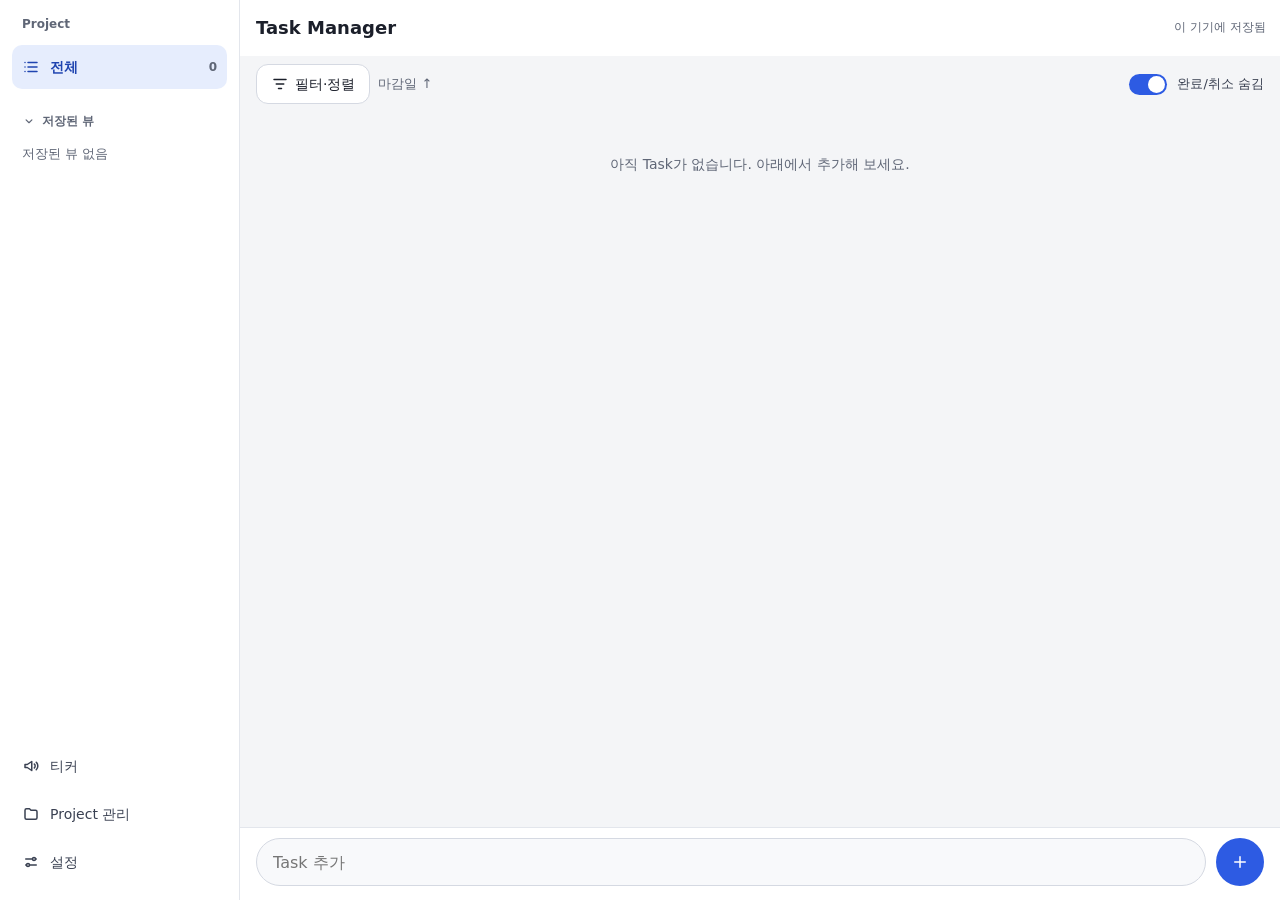
<file: index.html>
<!doctype html>
<html lang="ko">
<head>
<meta charset="utf-8">
<meta name="viewport" content="width=device-width, initial-scale=1">
<meta http-equiv="refresh" content="0; url=task-manager/">
<title>Task Manager 이동</title>
</head>
<body>
<p>Task Manager가 새 주소로 옮겨졌습니다. <a href="task-manager/">task-manager/</a></p>
<script>location.replace('task-manager/');</script>
</body>
</html>
</file>
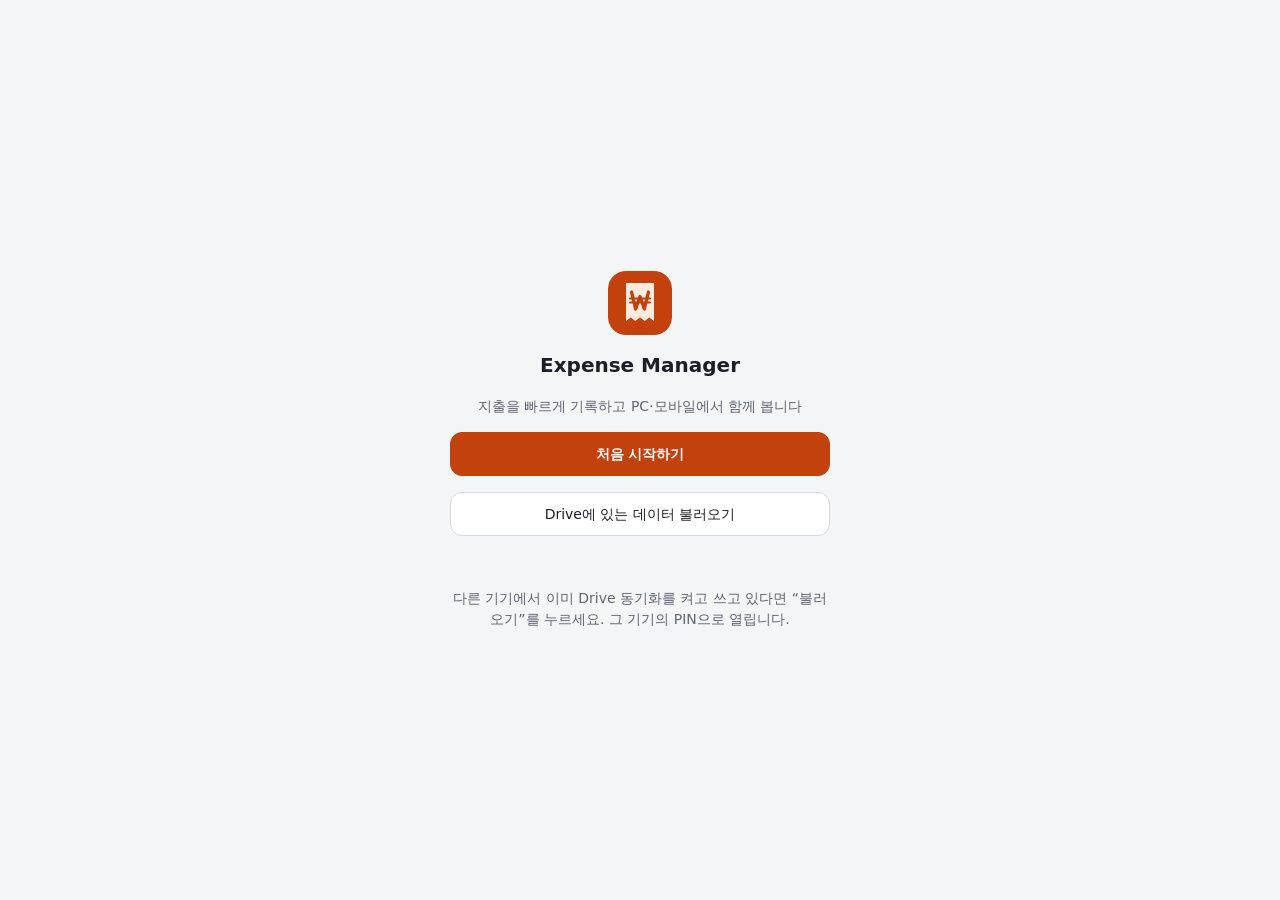
<file: expense-manager/index.html>
<!doctype html>
<html lang="ko">
<head>
<meta charset="utf-8">
<meta name="viewport" content="width=device-width, initial-scale=1, viewport-fit=cover, interactive-widget=resizes-content">
<meta http-equiv="Content-Security-Policy" content="default-src 'self'; script-src 'self' https://accounts.google.com/gsi/client; style-src 'self' 'unsafe-inline' https://accounts.google.com/gsi/style; img-src 'self' data: blob:; connect-src 'self' https://www.googleapis.com https://accounts.google.com; manifest-src 'self'; worker-src 'self'; frame-src https://accounts.google.com; object-src 'none'; base-uri 'none'; form-action 'none'">
<meta name="referrer" content="no-referrer">
<meta name="robots" content="noindex, nofollow">
<meta name="theme-color" content="#ffffff" media="(prefers-color-scheme: light)">
<meta name="theme-color" content="#171A21" media="(prefers-color-scheme: dark)">
<meta name="mobile-web-app-capable" content="yes">
<meta name="apple-mobile-web-app-capable" content="yes">
<title>Expense Manager</title>
<link rel="manifest" href="manifest.webmanifest">
<link rel="icon" href="icons/icon.svg" type="image/svg+xml">
<link rel="icon" href="icons/icon-32.png" sizes="32x32" type="image/png">
<link rel="icon" href="icons/icon-192.png" sizes="192x192" type="image/png">
<link rel="apple-touch-icon" href="icons/icon-180.png">
<link rel="stylesheet" href="style.css">
</head>
<body>
<!-- 잠금·처음 설정 화면 -->
<div class="gate" id="gate"></div>

<div class="app" id="app" hidden>
  <nav class="side" id="side" aria-label="메뉴"></nav>
  <div class="main">
    <header class="top">
      <h1 id="title">입력</h1>
      <button class="sync" id="syncLabel" data-act="sync-click">이 기기에 저장됨</button>
      <button class="icbtn" data-act="lock" aria-label="지금 잠그기" title="지금 잠그기">
        <svg class="ic" viewBox="0 0 24 24" aria-hidden="true"><rect x="5" y="11" width="14" height="9" rx="2"/><path d="M8 11V8a4 4 0 018 0v3"/></svg>
      </button>
    </header>
    <div class="ticker" id="ticker" hidden></div>
    <section class="view" id="view"></section>
    <nav class="tabs" id="tabs" aria-label="메뉴"></nav>
  </div>
</div>

<div class="toast" id="toast" role="status" aria-live="polite" hidden></div>
<dialog id="dlg"></dialog>
<input type="file" id="importFile" accept="application/json,.json" hidden>

<script type="module" src="app.js"></script>
<script src="pwa.js" defer></script>
</body>
</html>
</file>
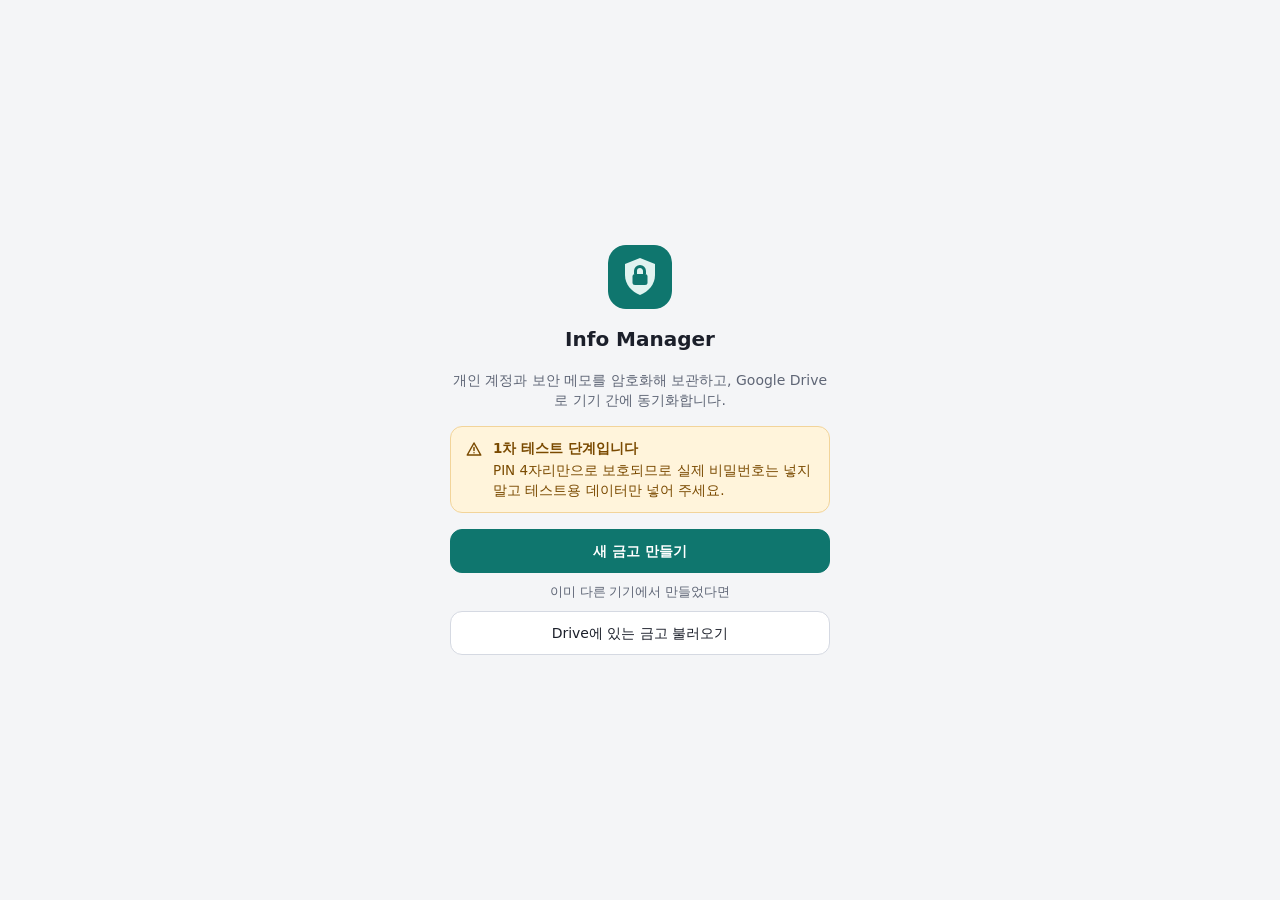
<file: info-manager/index.html>
<!doctype html>
<html lang="ko">
<head>
<meta charset="utf-8">
<meta name="viewport" content="width=device-width, initial-scale=1, viewport-fit=cover">
<meta http-equiv="Content-Security-Policy" content="default-src 'self'; script-src 'self' https://accounts.google.com/gsi/client; style-src 'self' 'unsafe-inline' https://accounts.google.com/gsi/style; img-src 'self' data:; connect-src 'self' https://www.googleapis.com https://accounts.google.com; manifest-src 'self'; worker-src 'self'; frame-src https://accounts.google.com; object-src 'none'; base-uri 'none'; form-action 'none'">
<meta name="referrer" content="no-referrer">
<meta name="robots" content="noindex, nofollow">
<meta name="theme-color" content="#ffffff" media="(prefers-color-scheme: light)">
<meta name="theme-color" content="#171A21" media="(prefers-color-scheme: dark)">
<meta name="mobile-web-app-capable" content="yes">
<meta name="apple-mobile-web-app-capable" content="yes">
<title>Info Manager</title>
<link rel="manifest" href="manifest.webmanifest">
<link rel="icon" href="icons/icon.svg" type="image/svg+xml">
<link rel="icon" href="icons/icon-32.png" sizes="32x32" type="image/png">
<link rel="icon" href="icons/icon-192.png" sizes="192x192" type="image/png">
<link rel="apple-touch-icon" href="icons/icon-180.png">
<link rel="stylesheet" href="style.css">
</head>
<body class="no-sel">
<!-- 잠금·처음 설정 화면 -->
<div class="gate" id="gate"></div>

<div class="app" id="app" hidden>
  <nav class="side" id="side" aria-label="메뉴"></nav>

  <div class="main">
    <header class="top">
      <h1>Info Manager</h1>
      <button class="sync" id="saveLabel" data-act="sync-label">이 기기에 저장됨</button>
      <button class="icbtn only-narrow" data-act="search-toggle" aria-label="검색">
        <svg class="ic" viewBox="0 0 24 24" aria-hidden="true"><circle cx="11" cy="11" r="6.5"/><path d="M16 16l4 4"/></svg>
      </button>
      <button class="icbtn" data-act="lock" aria-label="지금 잠그기" title="지금 잠그기">
        <svg class="ic" viewBox="0 0 24 24" aria-hidden="true"><rect x="5" y="11" width="14" height="9" rx="2"/><path d="M8 11V8a4 4 0 018 0v3"/></svg>
      </button>
      <button class="icbtn only-narrow" data-act="settings" aria-label="설정">
        <svg class="ic" viewBox="0 0 24 24" aria-hidden="true"><path d="M5 8h9M18 8h1M5 16h1M10 16h9"/><circle cx="16" cy="8" r="2"/><circle cx="8" cy="16" r="2"/></svg>
      </button>
    </header>
    <div class="search" id="searchRow" role="search">
      <svg class="ic" viewBox="0 0 24 24" aria-hidden="true"><circle cx="11" cy="11" r="6.5"/><path d="M16 16l4 4"/></svg>
      <input id="q" type="search" placeholder="검색: 서비스·별칭·ID·메모 제목" autocomplete="off" spellcheck="false" autocapitalize="off" enterkeyhint="search" aria-label="검색">
      <button class="icbtn sm" id="qClear" data-act="search-clear" aria-label="검색 닫기" hidden><svg class="ic" viewBox="0 0 24 24" aria-hidden="true"><path d="M6 6l12 12M18 6L6 18"/></svg></button>
    </div>
    <div class="chips only-narrow" id="chips" role="tablist" aria-label="영역"></div>
    <div class="bar" id="bar"></div>
    <section class="list" id="list" aria-label="목록"></section>
  </div>

  <aside class="panel" id="panel" aria-label="상세"></aside>
  <div class="backdrop" id="backdrop"></div>
</div>

<div class="toast" id="toast" role="status" aria-live="polite" hidden></div>
<dialog id="dlg"></dialog>
<input type="file" id="iconFile" accept="image/png,image/jpeg,image/webp,image/svg+xml" hidden>

<script type="module" src="app.js"></script>
<script src="pwa.js" defer></script>
</body>
</html>
</file>
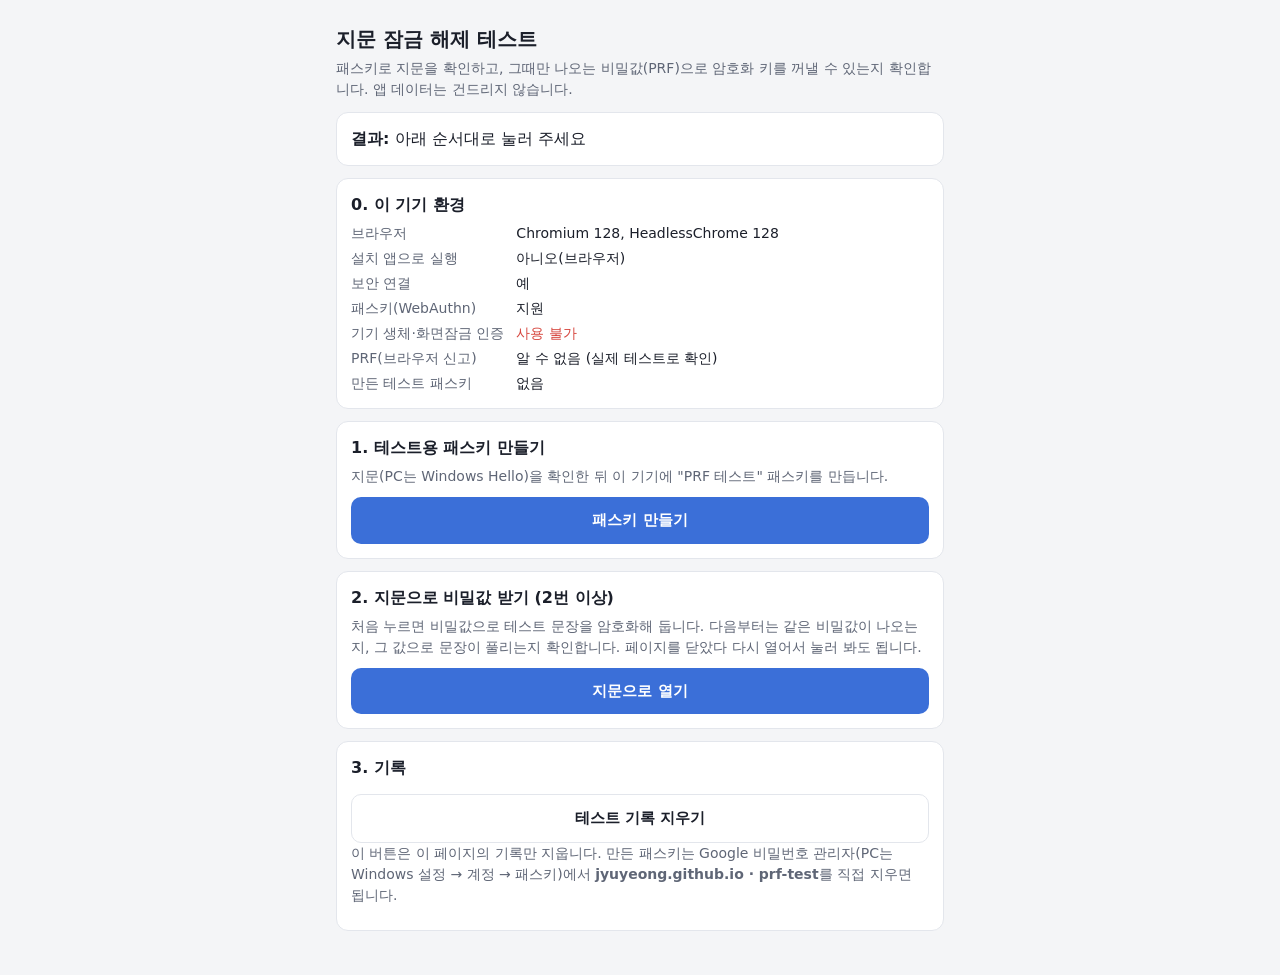
<file: passkey-test/index.html>
<!doctype html>
<html lang="ko">
<head>
<meta charset="utf-8">
<meta name="viewport" content="width=device-width, initial-scale=1, viewport-fit=cover">
<meta http-equiv="Content-Security-Policy" content="default-src 'self'; script-src 'self'; style-src 'self'; img-src 'self' data:; connect-src 'none'; object-src 'none'; base-uri 'none'; form-action 'none'">
<meta name="referrer" content="no-referrer">
<meta name="robots" content="noindex, nofollow">
<meta name="theme-color" content="#ffffff" media="(prefers-color-scheme: light)">
<meta name="theme-color" content="#171A21" media="(prefers-color-scheme: dark)">
<title>지문 잠금 해제 테스트</title>
<link rel="stylesheet" href="style.css">
</head>
<body>
<main>
  <h1>지문 잠금 해제 테스트</h1>
  <p class="sub">패스키로 지문을 확인하고, 그때만 나오는 비밀값(PRF)으로 암호화 키를 꺼낼 수 있는지 확인합니다. 앱 데이터는 건드리지 않습니다.</p>

  <section class="card" id="verdict"><b>결과:</b> <span id="verdictText">아래 순서대로 눌러 주세요</span></section>

  <section class="card">
    <h2>0. 이 기기 환경</h2>
    <dl id="env"></dl>
  </section>

  <section class="card">
    <h2>1. 테스트용 패스키 만들기</h2>
    <p class="hint">지문(PC는 Windows Hello)을 확인한 뒤 이 기기에 "PRF 테스트" 패스키를 만듭니다.</p>
    <button id="btnCreate">패스키 만들기</button>
  </section>

  <section class="card">
    <h2>2. 지문으로 비밀값 받기 (2번 이상)</h2>
    <p class="hint">처음 누르면 비밀값으로 테스트 문장을 암호화해 둡니다. 다음부터는 같은 비밀값이 나오는지, 그 값으로 문장이 풀리는지 확인합니다. 페이지를 닫았다 다시 열어서 눌러 봐도 됩니다.</p>
    <button id="btnGet">지문으로 열기</button>
  </section>

  <section class="card">
    <h2>3. 기록</h2>
    <ol id="log"></ol>
    <button id="btnReset" class="ghost">테스트 기록 지우기</button>
    <p class="hint">이 버튼은 이 페이지의 기록만 지웁니다. 만든 패스키는 Google 비밀번호 관리자(PC는 Windows 설정 → 계정 → 패스키)에서 <b>jyuyeong.github.io · prf-test</b>를 직접 지우면 됩니다.</p>
  </section>
</main>
<script src="test.js"></script>
</body>
</html>
</file>
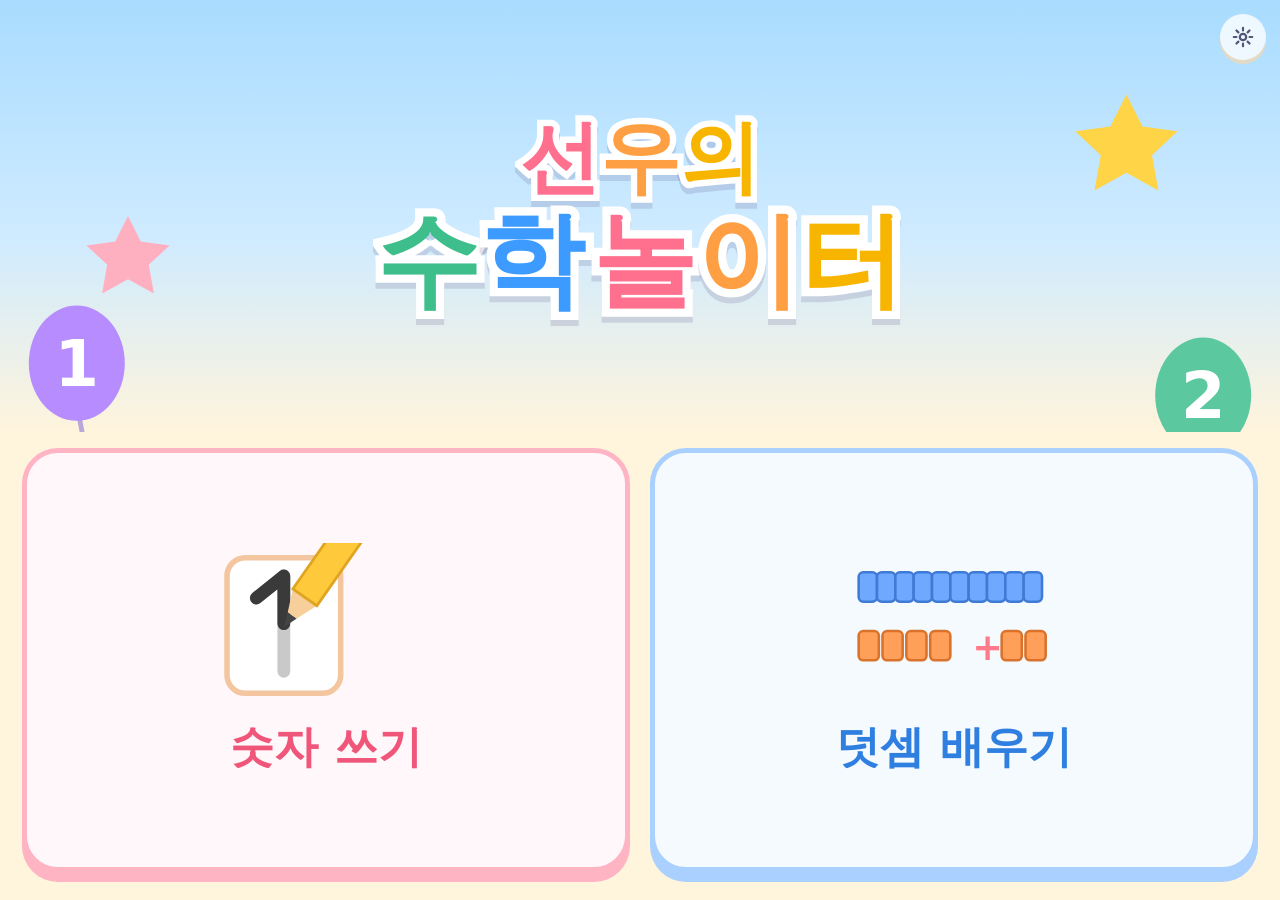
<file: seonwoos-math/index.html>
<!doctype html>
<html lang="ko">
<head>
<meta charset="utf-8">
<meta name="viewport" content="width=device-width, initial-scale=1, maximum-scale=1, user-scalable=no, viewport-fit=cover">
<meta http-equiv="Content-Security-Policy" content="default-src 'self'; script-src 'self'; style-src 'self' 'unsafe-inline'; img-src 'self' data:; connect-src 'self'; manifest-src 'self'; worker-src 'self'; object-src 'none'; base-uri 'none'; form-action 'none'">
<meta name="referrer" content="no-referrer">
<meta name="robots" content="noindex, nofollow">
<meta name="theme-color" content="#FFF4DC">
<meta name="mobile-web-app-capable" content="yes">
<title>선우의 수학 놀이터</title>
<link rel="manifest" href="manifest.webmanifest">
<link rel="icon" href="icons/icon.svg" type="image/svg+xml">
<link rel="icon" href="icons/icon-192.png" sizes="192x192" type="image/png">
<link rel="apple-touch-icon" href="icons/icon-180.png">
<link rel="stylesheet" href="style.css">
</head>
<body>
<main id="app"></main>
<script type="module" src="app.js"></script>
</body>
</html>
</file>
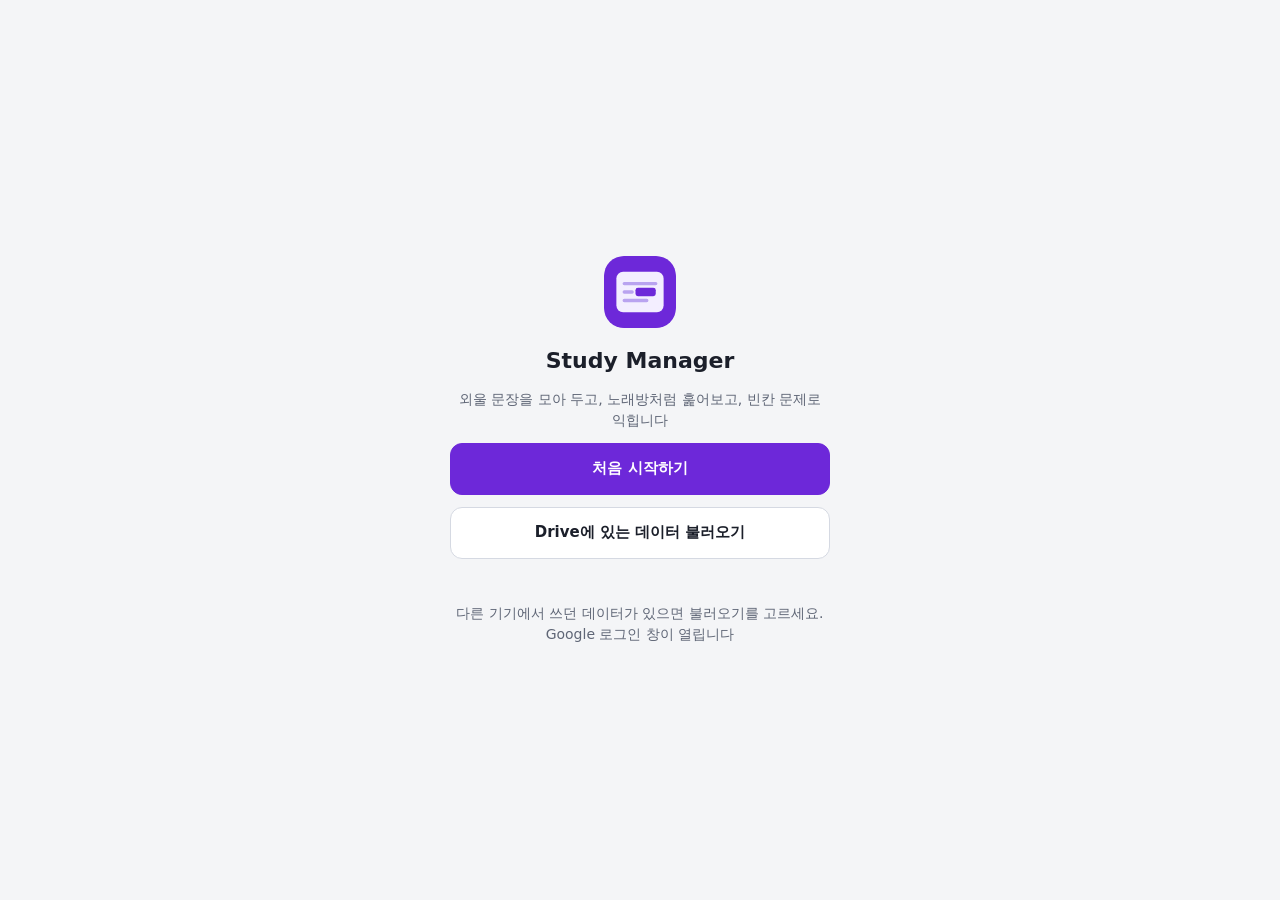
<file: study-manager/index.html>
<!doctype html>
<html lang="ko">
<head>
<meta charset="utf-8">
<meta name="viewport" content="width=device-width, initial-scale=1, viewport-fit=cover, interactive-widget=resizes-content">
<meta http-equiv="Content-Security-Policy" content="default-src 'self'; script-src 'self' https://accounts.google.com/gsi/client; style-src 'self' 'unsafe-inline' https://accounts.google.com/gsi/style; img-src 'self' data: blob:; connect-src 'self' https://www.googleapis.com https://accounts.google.com; manifest-src 'self'; worker-src 'self'; frame-src https://accounts.google.com; object-src 'none'; base-uri 'none'; form-action 'none'">
<meta name="referrer" content="no-referrer">
<meta name="robots" content="noindex, nofollow">
<meta name="theme-color" content="#ffffff" media="(prefers-color-scheme: light)">
<meta name="theme-color" content="#171A21" media="(prefers-color-scheme: dark)">
<meta name="mobile-web-app-capable" content="yes">
<meta name="apple-mobile-web-app-capable" content="yes">
<title>Study Manager</title>
<link rel="manifest" href="manifest.webmanifest">
<link rel="icon" href="icons/icon.svg" type="image/svg+xml">
<link rel="icon" href="icons/icon-32.png" sizes="32x32" type="image/png">
<link rel="icon" href="icons/icon-192.png" sizes="192x192" type="image/png">
<link rel="apple-touch-icon" href="icons/icon-180.png">
<link rel="stylesheet" href="style.css">
</head>
<body>
<div class="gate" id="gate" hidden></div>
<div class="app" id="app" hidden>
  <header class="top">
    <h1 id="title">등록</h1>
    <button class="sync" id="syncLabel" data-act="sync-click">이 기기에 저장됨</button>
  </header>
  <section class="view" id="view"></section>
  <div class="selbar" id="selbar" hidden></div>
  <nav class="tabs" id="tabs" aria-label="메뉴"></nav>
</div>

<div class="toast" id="toast" role="status" aria-live="polite" hidden></div>
<dialog id="dlg"></dialog>
<input type="file" id="importFile" accept="application/json,.json" hidden>

<script type="module" src="app.js"></script>
<script src="pwa.js" defer></script>
</body>
</html>
</file>
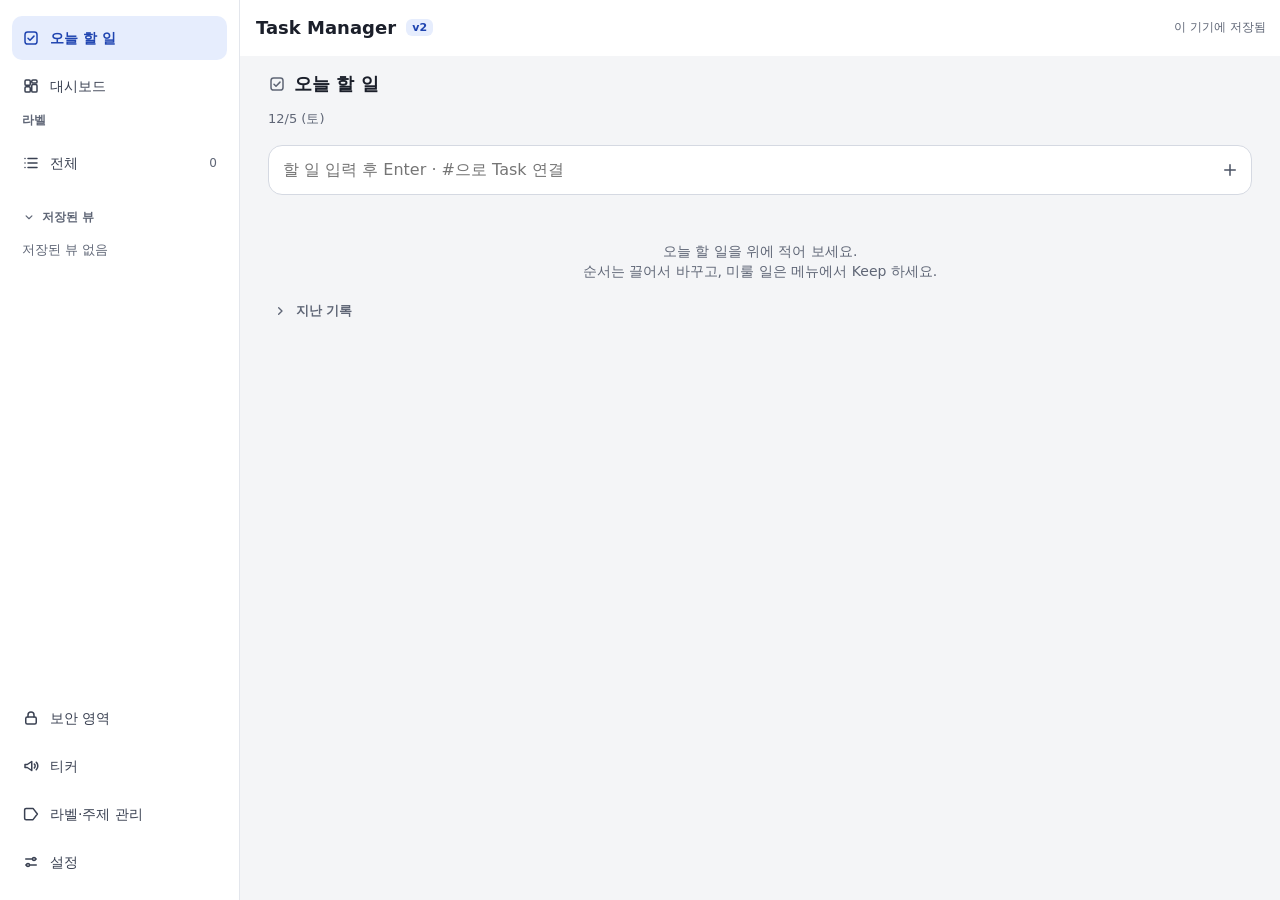
<file: task-manager-v2/index.html>
<!doctype html>
<html lang="ko">
<head>
<meta charset="utf-8">
<meta name="viewport" content="width=device-width, initial-scale=1, viewport-fit=cover">
<meta http-equiv="Content-Security-Policy" content="default-src 'self'; script-src 'self' https://accounts.google.com/gsi/client; style-src 'self' 'unsafe-inline' https://accounts.google.com/gsi/style; img-src 'self' data:; connect-src 'self' https://www.googleapis.com https://accounts.google.com; manifest-src 'self'; worker-src 'self'; frame-src https://accounts.google.com">
<meta name="theme-color" content="#ffffff" media="(prefers-color-scheme: light)">
<meta name="theme-color" content="#171A21" media="(prefers-color-scheme: dark)">
<meta name="mobile-web-app-capable" content="yes">
<meta name="apple-mobile-web-app-capable" content="yes">
<title>Task Manager v2</title>
<link rel="manifest" href="manifest.webmanifest">
<link rel="icon" href="icons/icon.svg" type="image/svg+xml">
<link rel="icon" href="icons/icon-32.png" sizes="32x32" type="image/png">
<link rel="icon" href="icons/icon-192.png" sizes="192x192" type="image/png">
<link rel="apple-touch-icon" href="icons/icon-180.png">
<link rel="stylesheet" href="style.css">
</head>
<body class="no-sel">
<div class="app">
  <nav class="side" id="side" aria-label="라벨"></nav>

  <div class="main">
    <header class="top">
      <h1>Task Manager <span class="ver">v2</span></h1>
      <button class="sync" id="syncLabel" data-act="sync-click">이 기기에 저장됨</button>
      <button class="icbtn only-narrow" data-act="page-today" aria-label="오늘 할 일">
        <svg class="ic" viewBox="0 0 24 24" aria-hidden="true"><rect x="4" y="4" width="16" height="16" rx="3.5"/><path d="M8 12.3l2.7 2.7L16 9.5"/></svg>
      </button>
      <button class="icbtn only-narrow" data-act="page-dash" aria-label="대시보드">
        <svg class="ic" viewBox="0 0 24 24" aria-hidden="true"><rect x="4" y="4" width="7" height="7" rx="1.5"/><rect x="13" y="4" width="7" height="4" rx="1.5"/><rect x="13" y="10" width="7" height="10" rx="1.5"/><rect x="4" y="13" width="7" height="7" rx="1.5"/></svg>
      </button>
      <button class="icbtn only-narrow" data-act="v-open" aria-label="보안 영역">
        <svg class="ic" viewBox="0 0 24 24" aria-hidden="true"><rect x="5" y="10.5" width="14" height="9.5" rx="2"/><path d="M8 10.5V8a4 4 0 018 0v2.5"/></svg>
      </button>
      <button class="icbtn only-narrow" data-act="settings" aria-label="설정">
        <svg class="ic" viewBox="0 0 24 24" aria-hidden="true"><path d="M5 8h9M18 8h1M5 16h1M10 16h9"/><circle cx="16" cy="8" r="2"/><circle cx="8" cy="16" r="2"/></svg>
      </button>
    </header>
    <div class="chips only-narrow" id="chips" role="toolbar" aria-label="라벨"></div>
    <div class="bar">
      <button class="btn" id="btnFilter" data-act="filter-sheet" aria-haspopup="dialog"><svg class="ic" viewBox="0 0 24 24" aria-hidden="true"><path d="M4 6h16M7 12h10M10 18h4"/></svg>필터·정렬<span class="cnt" id="fcnt" hidden></span></button><span class="sortlbl" id="sortLbl"></span>
      <button class="sw" id="swHide" role="switch" aria-checked="true"><i></i>완료/취소 숨김</button>
    </div>
    <section class="list" id="list" aria-label="Task 목록"></section>
    <section class="page" id="page" aria-label="보기" hidden></section>
    <div class="ticker" id="ticker" hidden></div>
    <form class="quick" id="quick" autocomplete="off">
      <input id="quickInput" aria-label="새 Task 제목" placeholder="Task 추가" maxlength="200">
      <button type="submit" class="fab" aria-label="Task 추가">
        <svg class="ic" viewBox="0 0 24 24" aria-hidden="true"><path d="M12 5v14M5 12h14"/></svg>
      </button>
    </form>
  </div>

  <div class="pgrip" id="pgrip" role="separator" aria-orientation="vertical" aria-label="상세 패널 폭 조절 (두 번 누르면 기본 폭)" tabindex="0"></div>
  <aside class="panel" id="panel" aria-label="Task 편집"></aside>
  <div class="backdrop" id="backdrop"></div>
</div>

<div id="menuRoot"></div>
<div class="toast" id="toast" role="status" aria-live="polite" hidden></div>
<dialog id="dlg"></dialog>

<script type="module" src="js/main.js"></script>
<script src="js/pwa.js" defer></script>
</body>
</html>
</file>
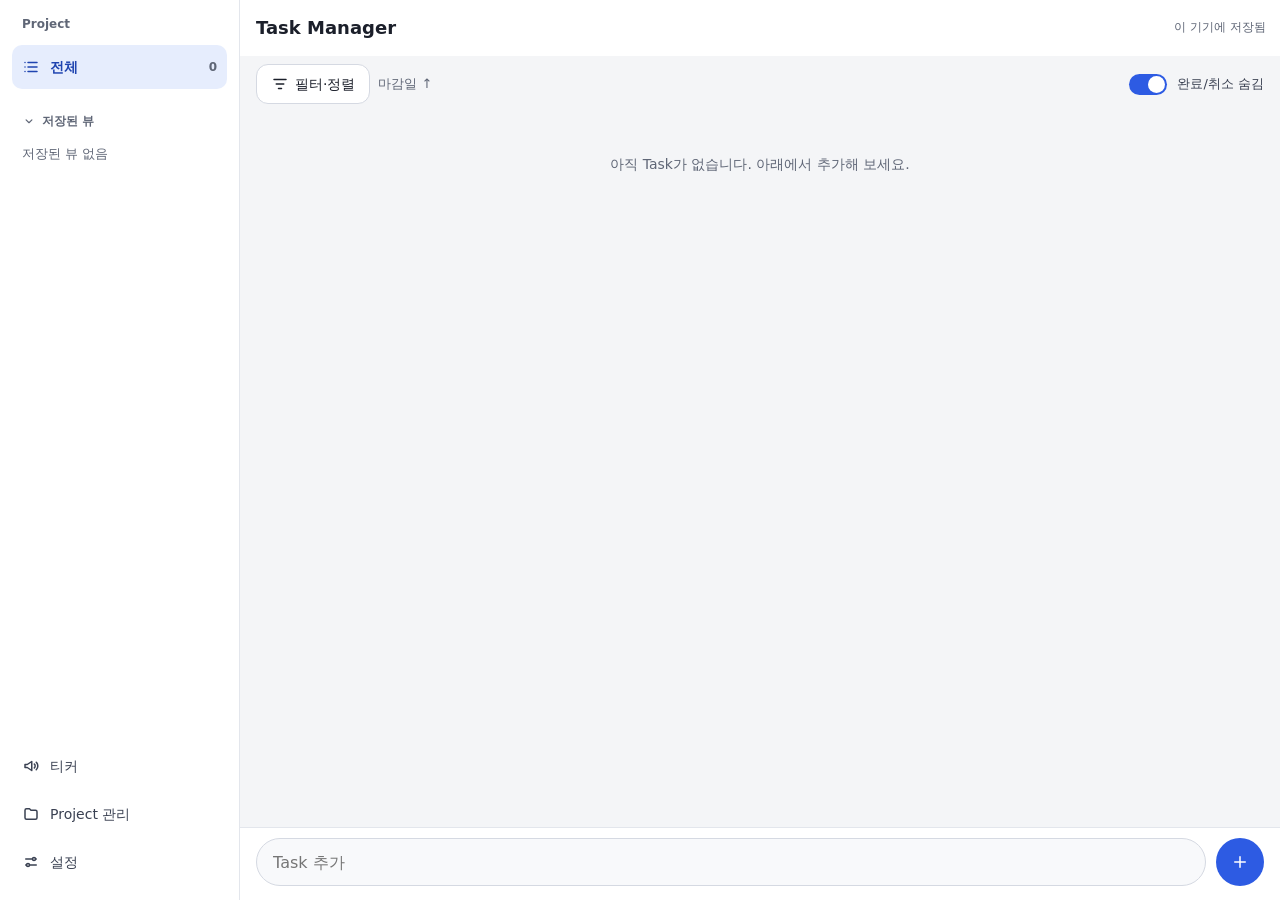
<file: task-manager/index.html>
<!doctype html>
<html lang="ko">
<head>
<meta charset="utf-8">
<meta name="viewport" content="width=device-width, initial-scale=1, viewport-fit=cover">
<meta http-equiv="Content-Security-Policy" content="default-src 'self'; script-src 'self' https://accounts.google.com/gsi/client; style-src 'self' 'unsafe-inline' https://accounts.google.com/gsi/style; img-src 'self' data:; connect-src 'self' https://www.googleapis.com https://accounts.google.com; frame-src https://accounts.google.com">
<meta name="theme-color" content="#ffffff" media="(prefers-color-scheme: light)">
<meta name="theme-color" content="#171A21" media="(prefers-color-scheme: dark)">
<title>Task Manager</title>
<link rel="icon" href="icons/icon.svg" type="image/svg+xml">
<link rel="icon" href="icons/icon-32.png" sizes="32x32" type="image/png">
<link rel="icon" href="icons/icon-192.png" sizes="192x192" type="image/png">
<link rel="apple-touch-icon" href="icons/icon-180.png">
<link rel="stylesheet" href="style.css">
</head>
<body class="no-sel">
<div class="app">
  <nav class="side" id="side" aria-label="Project 필터"></nav>

  <div class="main">
    <header class="top">
      <h1>Task Manager</h1>
      <button class="sync" id="syncLabel" data-act="sync-click">이 기기에 저장됨</button>
      <button class="icbtn only-narrow" data-act="settings" aria-label="설정">
        <svg class="ic" viewBox="0 0 24 24" aria-hidden="true"><path d="M5 8h9M18 8h1M5 16h1M10 16h9"/><circle cx="16" cy="8" r="2"/><circle cx="8" cy="16" r="2"/></svg>
      </button>
    </header>
    <div class="chips only-narrow" id="chips" role="toolbar" aria-label="Project 필터"></div>
    <div class="bar">
      <button class="btn" id="btnFilter" data-act="filter-sheet" aria-haspopup="dialog"><svg class="ic" viewBox="0 0 24 24" aria-hidden="true"><path d="M4 6h16M7 12h10M10 18h4"/></svg>필터·정렬<span class="cnt" id="fcnt" hidden></span></button><span class="sortlbl" id="sortLbl"></span>
      <button class="sw" id="swHide" role="switch" aria-checked="true"><i></i>완료/취소 숨김</button>
    </div>
    <section class="list" id="list" aria-label="Task 목록"></section>
    <div class="ticker" id="ticker" hidden></div>
    <form class="quick" id="quick" autocomplete="off">
      <input id="quickInput" aria-label="새 Task 제목" placeholder="Task 추가" maxlength="200">
      <button type="submit" class="fab" aria-label="Task 추가">
        <svg class="ic" viewBox="0 0 24 24" aria-hidden="true"><path d="M12 5v14M5 12h14"/></svg>
      </button>
    </form>
  </div>

  <aside class="panel" id="panel" aria-label="Task 편집"></aside>
  <div class="backdrop" id="backdrop"></div>
</div>

<div id="menuRoot"></div>
<div class="toast" id="toast" role="status" aria-live="polite" hidden></div>
<dialog id="dlg"></dialog>

<script type="module" src="app.js"></script>
</body>
</html>
</file>
<file: expense-manager/style.css>
:root{
  color-scheme:light dark;
  --bg:#F4F5F7;--surface:#fff;--ink:#1B1F2A;--ink2:#3A4152;--muted:#5F6676;--icon:#4A5163;--line:#E3E6EC;--line2:#D5D9E2;
  --accent:#C2410C;--accent-weak:#FDEBDD;--accent-ink:#9A3412;--on-accent:#fff;--danger:#B3261E;--danger-line:#F0C4BF;--danger-weak:#FCE8E6;--ok:#1E7A46;
  --hover:#EEF0F4;--soft:#F0F2F6;--dot:#C9CED8;--track:#B8BFCC;
  --scrim:rgba(20,24,34,.45);--shadow:rgba(20,24,34,.14);--shadow2:rgba(20,24,34,.3);
  --toast-bg:#1B1F2A;--toast-ink:#fff;
  --tk-normal-bg:#FDEBDD;--tk-normal:#9A3412;--tk-caution-bg:#FFF1D6;--tk-caution:#7A4A00;--tk-must-bg:#B3261E;--tk-must:#fff;--tk-caution-glow:#FFC24D;--tk-must-glow:#FF5C4F;
  --chart:#C2410C;--grid:#E6E8EE;--warn-ink:#9A5B00;
  --num:ui-monospace,SFMono-Regular,Menlo,Consolas,"D2Coding",monospace;
}
@media (prefers-color-scheme:dark){
  :root{
    --bg:#0F1115;--surface:#171A21;--ink:#E7EAF0;--ink2:#C9CED8;--muted:#9AA3B2;--icon:#B4BBC8;--line:#262B35;--line2:#343B47;
    --accent:#C9531A;--accent-weak:#3A2216;--accent-ink:#FFB088;--on-accent:#fff;--danger:#FF7A6E;--danger-line:#5A2A26;--danger-weak:#3D1A17;--ok:#4CC38A;
    --hover:#222733;--soft:#222733;--dot:#3A4150;--track:#4A5263;
    --scrim:rgba(0,0,0,.6);--shadow:rgba(0,0,0,.45);--shadow2:rgba(0,0,0,.6);
    --toast-bg:#E7EAF0;--toast-ink:#0F1115;
    --tk-normal-bg:#3A2216;--tk-normal:#FFB088;--tk-caution-bg:#3A2C10;--tk-caution:#FFC766;--tk-must-bg:#C2392F;--tk-must:#fff;--tk-caution-glow:#8C6210;--tk-must-glow:#FF6B5E;
    --chart:#E0682E;--grid:#2A2F3A;--warn-ink:#FFC766;
  }
}
*{box-sizing:border-box}
html,body{height:100%;margin:0}
body{background:var(--bg);color:var(--ink);font:15px/1.45 system-ui,-apple-system,"Segoe UI","Noto Sans KR","Malgun Gothic",sans-serif;-webkit-text-size-adjust:100%}
button,input,select,textarea{font:inherit;color:inherit}
button{cursor:pointer}
button:disabled{cursor:default}
button:focus-visible,input:focus-visible,select:focus-visible,textarea:focus-visible,[tabindex]:focus-visible{outline:2px solid var(--accent);outline-offset:2px}
[hidden]{display:none!important}
.sr{position:absolute;width:1px;height:1px;padding:0;margin:-1px;overflow:hidden;clip:rect(0 0 0 0);white-space:nowrap;border:0}
.num{font-variant-numeric:tabular-nums}

.ic{width:18px;height:18px;fill:none;stroke:currentColor;stroke-width:2;stroke-linecap:round;stroke-linejoin:round;flex:none}
.icbtn{display:inline-flex;align-items:center;justify-content:center;width:44px;height:44px;border:0;border-radius:12px;background:none;color:var(--icon);flex:none}
.icbtn:hover{background:var(--hover)}
.icbtn.sm{width:36px;height:36px;border-radius:10px}
.icbtn:disabled{opacity:.3;pointer-events:none}

.btn{display:inline-flex;align-items:center;justify-content:center;gap:6px;height:44px;padding:0 16px;border:1px solid var(--line2);border-radius:12px;background:var(--surface);font-size:14px;font-weight:500;white-space:nowrap}
.btn:hover{background:var(--hover)}
.btn.primary{background:var(--accent);border-color:var(--accent);color:var(--on-accent);font-weight:700}
.btn.primary:hover{filter:brightness(1.06)}
.btn.danger{color:var(--danger);border-color:var(--danger-line)}
.btn.sm{height:36px;padding:0 12px;font-size:13px}
.btn:disabled{opacity:.45}
.btn .ic{width:16px;height:16px}
.link{border:0;background:none;color:var(--accent-ink);font-weight:600;font-size:14px;min-height:44px;padding:0 8px}

.in{width:100%;height:44px;padding:0 12px;border:1px solid var(--line2);border-radius:12px;background:var(--surface);font-size:16px}
.in::placeholder{color:var(--muted);opacity:.8}
.in.err{border-color:var(--danger)}
.fl{display:block;margin:0 0 6px;font-size:12.5px;font-weight:700;color:var(--muted)}
.fl .req{color:var(--accent-ink)}
.hint{font-size:12.5px;color:var(--muted);margin:6px 0 0}
.note{font-size:13px;color:var(--danger);margin:0}
.ck{display:flex;align-items:center;gap:10px;min-height:40px;font-size:14px;cursor:pointer}
.ck input{width:20px;height:20px;accent-color:var(--accent);flex:none;margin:0}

/* ---------- 잠금 화면 ---------- */
.gate{position:fixed;inset:0;z-index:40;background:var(--bg);overflow-y:auto;display:flex;justify-content:center;padding:max(24px,env(safe-area-inset-top)) 16px max(24px,env(safe-area-inset-bottom))}
.gbox{width:100%;max-width:380px;margin:auto 0;display:flex;flex-direction:column;align-items:center;gap:16px;text-align:center}
.glogo{width:64px;height:64px;border-radius:18px;display:block}
.gbox h1{margin:0;font-size:20px}
.gbox h2{margin:0;font-size:17px}
.gbox p{margin:0;color:var(--muted);font-size:14px}
.dots{display:flex;gap:16px;height:20px;align-items:center;margin:4px 0}
.dots i{width:14px;height:14px;border-radius:50%;background:var(--dot);transition:background .1s}
.dots i.on{background:var(--accent)}
.dots.shake{animation:shake .35s}
@keyframes shake{20%,60%{transform:translateX(-8px)}40%,80%{transform:translateX(8px)}}
.gmsg{min-height:20px;font-size:13.5px;color:var(--danger);margin:0}
.gmsg.info{color:var(--muted)}
.pad{display:grid;grid-template-columns:repeat(3,72px);gap:14px 24px;justify-content:center;margin-top:4px}
.pad button{width:72px;height:72px;aspect-ratio:1;padding:0;border-radius:50%;border:0;background:var(--surface);box-shadow:0 0 0 1px var(--line);font-size:24px;font-weight:600;color:var(--ink)}
.pad button:active{background:var(--accent-weak)}
.pad button.fn{background:none;box-shadow:none}
.pad button.fn .ic{width:24px;height:24px;color:var(--icon)}
.pad button:disabled{opacity:.4}
.pad .blank{visibility:hidden}

/* ---------- 앱 틀 ---------- */
.app{display:flex;height:100vh;height:100dvh;overflow:hidden}
.side{display:none}
.main{flex:1;min-width:0;display:flex;flex-direction:column}
.top{flex:none;display:flex;align-items:center;gap:6px;height:56px;padding:0 6px 0 16px;background:var(--surface);border-bottom:1px solid var(--line)}
.top h1{margin:0;flex:1;min-width:0;font-size:18px;font-weight:700;white-space:nowrap;overflow:hidden;text-overflow:ellipsis}
.sync{font-size:12px;color:var(--muted);padding:0 8px;height:40px;border:0;background:none;border-radius:10px;white-space:nowrap;max-width:46vw;overflow:hidden;text-overflow:ellipsis}
.sync:hover{background:var(--hover)}
.sync.ok{color:var(--ok)}
.sync.warn{color:var(--danger);font-weight:600}
.btn.wide{width:100%}
.gbox .hint{text-align:center}
.pad button.fn{font-size:12.5px;font-weight:600;color:var(--accent-ink);line-height:1.25}
.kv{display:flex;justify-content:space-between;gap:12px;padding:4px 0 10px;font-size:14px}
.kv>span:first-child{font-weight:600}
.kv>span:last-child{text-align:right;color:var(--ink2)}
code{font-family:var(--num);font-size:12px;background:var(--soft);padding:1px 4px;border-radius:4px}
.view{flex:1;min-height:0;overflow-y:auto;overscroll-behavior:contain;padding:16px 16px 24px}
.tabs{flex:none;display:flex;background:var(--surface);border-top:1px solid var(--line);padding-bottom:env(safe-area-inset-bottom)}
.tab{flex:1;display:flex;flex-direction:column;align-items:center;justify-content:center;gap:2px;height:58px;border:0;background:none;color:var(--muted);font-size:12px;font-weight:600}
.tab .ic{width:22px;height:22px}
.tab[aria-current="page"]{color:var(--accent-ink)}
.nav{display:flex;align-items:center;gap:12px;width:100%;height:44px;padding:0 12px;border:0;border-radius:12px;background:none;color:var(--ink2);font-size:14.5px;font-weight:600;text-align:left}
.nav:hover{background:var(--hover)}
.nav[aria-current="page"]{background:var(--accent-weak);color:var(--accent-ink)}
.brand{display:flex;align-items:center;gap:10px;padding:6px 8px 14px;font-weight:800;font-size:16px}
.brand svg{width:30px;height:30px;border-radius:8px}

/* ---------- 카드 ---------- */
.card{background:var(--surface);border:1px solid var(--line);border-radius:16px;padding:16px}
.card+.card{margin-top:14px}
.card h2{margin:0 0 12px;font-size:15px;font-weight:700;display:flex;align-items:center;gap:8px}
.card h2 .sub{font-weight:500;font-size:12.5px;color:var(--muted);margin-left:auto}

/* ---------- 빠른 입력 ---------- */
.inwrap{display:grid;grid-template-columns:minmax(0,1fr);gap:16px;max-width:1120px;margin:0 auto}
.inwrap>.card{margin-top:0}
.qform{display:flex;flex-direction:column;gap:14px}
.qform.editing{box-shadow:0 0 0 2px var(--accent)}
.editbar{display:flex;align-items:center;gap:8px;margin:-4px 0 2px;padding:8px 10px 8px 12px;border-radius:10px;background:var(--accent-weak);color:var(--accent-ink);font-size:13.5px;font-weight:600}
.editbar .sp{flex:1}
.daterow{display:flex;align-items:center;gap:6px}
.datebox{position:relative;flex:1;min-width:0;display:flex;align-items:center;justify-content:center;gap:8px;height:48px;border:1px solid var(--line2);border-radius:12px;background:var(--surface);font-size:17px;font-weight:700}
.datebox .ic{color:var(--muted)}
.datebox input{position:absolute;inset:0;width:100%;height:100%;opacity:0;cursor:pointer;border:0;padding:0;font-size:16px}
.datebox:focus-within{outline:2px solid var(--accent);outline-offset:2px}
.datebox.past{background:var(--accent-weak);border-color:var(--accent);color:var(--accent-ink)}
.amtbox{position:relative}
.amt{height:56px;padding:0 44px 0 14px;font-size:26px;font-weight:800;text-align:right;font-variant-numeric:tabular-nums;letter-spacing:.01em}
.amtbox .won{position:absolute;right:14px;top:50%;transform:translateY(-50%);font-size:16px;font-weight:700;color:var(--muted);pointer-events:none}
.acwrap{position:relative}
.ac{position:absolute;left:0;right:0;top:calc(100% + 4px);z-index:20;margin:0;padding:4px;list-style:none;background:var(--surface);border:1px solid var(--line2);border-radius:12px;box-shadow:0 10px 28px var(--shadow);max-height:300px;overflow-y:auto}
.ac li{display:flex;align-items:center;gap:8px;min-height:42px;padding:6px 10px;border-radius:8px;cursor:pointer}
.ac li[aria-selected="true"],.ac li:hover{background:var(--hover)}
.ac .nm{flex:1;min-width:0;font-weight:600;overflow:hidden;text-overflow:ellipsis;white-space:nowrap}
.ac .nm mark{background:none;color:var(--accent-ink);text-decoration:underline;text-underline-offset:2px}
.ac .mt{font-size:12px;color:var(--muted);white-space:nowrap}
.lastrow{display:flex;flex-wrap:wrap;align-items:center;gap:6px;margin-top:8px;font-size:12.5px;color:var(--muted)}
.mini{display:inline-flex;align-items:center;gap:4px;height:28px;padding:0 10px;border:1px solid var(--line2);border-radius:999px;background:var(--surface);font-size:12.5px;font-weight:600;color:var(--ink2)}
.mini:hover{background:var(--hover)}
.chips{display:flex;flex-wrap:wrap;gap:8px}
.chip{display:inline-flex;align-items:center;gap:6px;min-height:38px;padding:0 14px;border:1px solid var(--line2);border-radius:999px;background:var(--surface);font-size:14px;font-weight:500;color:var(--ink2);white-space:nowrap}
.chip:hover{background:var(--hover)}
.chip[aria-pressed="true"]{background:var(--accent);border-color:var(--accent);color:var(--on-accent);font-weight:700}
.chip.add{border-style:dashed;color:var(--muted);padding:0 12px}
.chip.add .ic{width:15px;height:15px}
.chip.auto[aria-pressed="true"]{box-shadow:0 0 0 3px var(--accent-weak)}
.chips.sub{padding:10px;border-radius:12px;background:var(--soft);margin-top:8px}
.chips.sub .chip{min-height:34px;font-size:13.5px}
.chips.err .chip{border-color:var(--danger-line)}
.empty-m{font-size:13px;color:var(--muted);align-self:center}
.factions{display:flex;gap:8px;margin-top:2px}
.factions .btn{flex:1;height:50px;font-size:15px}
.factions .btn.primary{flex:1.4}
.ftip{font-size:12px;color:var(--muted);text-align:center;margin:-4px 0 0}

/* ---------- 최근 입력 ---------- */
.sum{display:flex;gap:10px;margin-bottom:12px}
.sum div{flex:1;padding:10px 12px;border-radius:12px;background:var(--soft)}
.sum b{display:block;font-size:17px;font-variant-numeric:tabular-nums}
.sum span{font-size:12px;color:var(--muted)}
.rlist{display:flex;flex-direction:column}
.rrow{display:grid;grid-template-columns:62px 1fr auto;align-items:center;gap:2px 10px;padding:9px 8px;border:0;border-top:1px solid var(--line);background:none;text-align:left;border-radius:0;width:100%}
.rrow:first-child{border-top:0}
.rrow:hover{background:var(--hover)}
.rrow.sel{background:var(--accent-weak)}
.rrow .d{font-size:12.5px;color:var(--muted);grid-row:1/3;font-variant-numeric:tabular-nums}
.rrow .p{font-weight:600;min-width:0;overflow:hidden;text-overflow:ellipsis;white-space:nowrap}
.rrow .a{font-weight:700;text-align:right;font-variant-numeric:tabular-nums;white-space:nowrap}
.rrow .m{grid-column:2/4;font-size:12px;color:var(--muted);min-width:0;overflow:hidden;text-overflow:ellipsis;white-space:nowrap}
.rrow .x{display:inline-block;margin-left:4px;padding:0 5px;border-radius:4px;background:var(--soft);font-size:11px;color:var(--muted)}
.rempty{padding:24px 8px;text-align:center;color:var(--muted);font-size:14px}

/* ---------- 관리 ---------- */
.mgwrap{max-width:760px;margin:0 auto}
.mrow{display:flex;align-items:center;gap:6px;padding:6px 0;border-top:1px solid var(--line)}
.mrow:first-of-type{border-top:0}
.mrow .in{height:40px;font-size:15px}
.mrow .nm{flex:1;min-width:0}
.mrow .tg{flex:0 0 140px;text-align:right;font-variant-numeric:tabular-nums}
.mrow .cnt{font-size:12px;color:var(--muted);white-space:nowrap;min-width:44px;text-align:right}
.mrow.arch .nm{text-decoration:line-through;opacity:.6}
.mrow .icbtn{width:36px;height:36px}
.mrow .icbtn.armed{color:var(--danger);background:var(--danger-weak)}
.mhead{display:flex;align-items:center;gap:6px;font-size:12px;color:var(--muted);font-weight:700;padding:0 0 4px}
.mhead .nm{flex:1}
.mhead .tg{flex:0 0 140px;text-align:right}
.mhead .ctl{width:178px}
.addrow{display:flex;gap:8px;margin-top:10px}
.addrow .in{height:40px;font-size:15px}
.addrow .btn{height:40px}
.cgroup{border:1px solid var(--line);border-radius:12px;padding:6px 10px 10px;margin-top:10px}
.cgroup .mrow:first-child{border-top:0}
.cgroup .c2{margin-left:18px;padding-left:10px;border-left:2px solid var(--line)}
.cgroup .c2 .mrow{border-top:0;padding:3px 0}
.cgroup .c2 .addrow{margin-top:4px}
.cgroup .c2 .in{height:36px;font-size:14px}
.cgroup .c2 .addrow .btn{height:36px}
.setrow{display:flex;flex-wrap:wrap;gap:8px}
.hint+.setrow{margin-top:12px}
.ver{font-size:12px;color:var(--muted);margin-top:14px;text-align:center}

/* ---------- 토스트 / 다이얼로그 ---------- */
.toast{width:max-content;position:fixed;left:50%;bottom:calc(104px + env(safe-area-inset-bottom));transform:translateX(-50%);z-index:70;max-width:calc(100vw - 32px);padding:10px 16px;border-radius:12px;background:var(--toast-bg);color:var(--toast-ink);font-size:14px}
dialog{width:min(420px,calc(100vw - 24px));max-height:88dvh;padding:0;border:0;border-radius:16px;box-shadow:0 12px 40px var(--shadow2);color:var(--ink);background:var(--surface)}
dialog::backdrop{background:var(--scrim)}
.dlg-h{display:flex;align-items:center;padding:8px 8px 0 20px;height:56px}
.dlg-h h2{margin:0;flex:1;font-size:17px}
.dlg-b{padding:4px 20px 8px;display:flex;flex-direction:column;gap:12px;overflow-y:auto}
.dlg-b p{margin:0;font-size:14px;color:var(--ink2)}
.dlg-f{display:flex;justify-content:flex-end;gap:8px;padding:12px 20px 20px}

/* ---------- M2: 템플릿·테마 (입력) ---------- */
.tplrow{display:flex;gap:8px;overflow-x:auto;scrollbar-width:none;margin:0 -4px;padding:0 4px 2px}
.tplrow::-webkit-scrollbar{display:none}
.tpl{display:inline-flex;align-items:center;gap:6px;flex:none;height:36px;padding:0 12px 0 10px;border:1px solid var(--accent);border-radius:10px;background:var(--accent-weak);color:var(--accent-ink);font-size:13.5px;font-weight:700;white-space:nowrap}
.tpl .ic{width:15px;height:15px}
.tpl small{font-weight:600;opacity:.8;font-variant-numeric:tabular-nums}
.tpl:hover{filter:brightness(.97)}
.chip.theme .ic{width:15px;height:15px}
.chip.theme small{font-size:12px;opacity:.75;font-variant-numeric:tabular-nums}
.chip.theme.out[aria-pressed="false"]{border-style:dashed}
.thsel{width:auto;max-width:100%;height:38px;border-radius:999px}
.fsub{display:flex;flex-wrap:wrap;align-items:center;justify-content:space-between;gap:4px 12px;margin-top:-6px}
.fsub .link{display:inline-flex;align-items:center;gap:6px;padding:0;font-size:13px}
.fsub .link .ic{width:15px;height:15px}
.fsub .ftip{margin:0}
.qform.indlg{gap:14px}
dialog.wide{width:min(560px,calc(100vw - 24px))}
.btn.armed{background:var(--danger-weak)}
.dform{display:flex;flex-direction:column;gap:12px}
.dform .two{display:grid;grid-template-columns:1fr 1fr;gap:10px}
select.in{appearance:auto;padding-right:8px}
.tinfo{display:flex;flex-direction:column;min-width:0;padding:4px 0}
.tinfo b{font-size:14.5px}
.tinfo span{font-size:12.5px;color:var(--muted);overflow:hidden;text-overflow:ellipsis;white-space:nowrap}

/* ---------- M2: 내역 ---------- */
.hwrap{max-width:1180px;margin:0 auto;display:flex;flex-direction:column;gap:12px}
.hhead{padding:10px 12px}
.hbar{display:flex;align-items:center;gap:6px;min-height:44px;margin-bottom:8px}
.hbar .sp{flex:1}
.hbar .ym{font-size:17px;min-width:96px;text-align:center}
.thead{display:flex;align-items:center;gap:8px;min-width:0;font-size:16px}
.thead .ic{color:var(--accent-ink)}
.thead b{overflow:hidden;text-overflow:ellipsis;white-space:nowrap}
.per{font-size:12.5px;color:var(--muted);font-variant-numeric:tabular-nums;white-space:nowrap}
.hfilters{display:flex;flex-wrap:wrap;gap:8px}
.in.sm{height:36px;font-size:14px;border-radius:10px;padding:0 10px}
.hfilters select{width:auto;max-width:200px}
.hsearch{position:relative;flex:1;min-width:140px;max-width:260px}
.hsearch .ic{position:absolute;left:9px;top:50%;transform:translateY(-50%);width:16px;height:16px;color:var(--muted)}
.hsearch .in{padding-left:30px}
.hsum{display:flex;align-items:center;gap:8px;padding:0 4px;font-size:14px;color:var(--ink2)}
.hsum b{font-size:17px;color:var(--ink)}
.hsum .sp{flex:1}
.gridwrap{padding:0;overflow:auto;max-height:calc(100dvh - 260px)}
.grid{width:100%;border-collapse:separate;border-spacing:0;font-size:13.5px}
.grid th{position:sticky;top:0;z-index:1;background:var(--soft);color:var(--muted);font-size:12px;font-weight:700;text-align:left;padding:7px 10px;border-bottom:1px solid var(--line2);white-space:nowrap}
.grid td{padding:0 10px;height:33px;border-bottom:1px solid var(--line);white-space:nowrap;overflow:hidden;text-overflow:ellipsis;max-width:220px}
.grid tbody tr{cursor:pointer}
.grid tbody tr:hover td{background:var(--hover)}
.grid tr.nd td{border-top:1px solid var(--line2)}
.grid tr.dup .c-d{color:transparent}
.grid tr.dup:hover .c-d{color:var(--muted)}
.grid .c-d{width:80px;color:var(--muted)}
.grid .c-p{font-weight:600;max-width:240px}
.grid .c-a{text-align:right;font-weight:700;width:96px}
.grid th.c-a{text-align:right}
.grid .c-memo{color:var(--muted);max-width:200px}
.grid td.c-t{color:var(--accent-ink);font-size:12.5px;max-width:140px}
.grid .c-x{width:52px;text-align:center}
.grid th.c-x{text-align:center;line-height:1.15}
.sortb{border:0;background:none;padding:0;font:inherit;color:inherit;cursor:pointer}
.pl{display:inline-flex;align-items:center;justify-content:center;width:34px;height:30px;cursor:pointer}
.pl input{width:18px;height:18px;accent-color:var(--accent);margin:0;cursor:pointer}
.hlist{padding:2px 10px}
.hrow{display:grid;grid-template-columns:54px 1fr auto;align-items:center;gap:1px 8px;padding:7px 2px;border-top:1px solid var(--line);cursor:pointer;position:relative}
.hrow:first-child{border-top:0}
.hrow:not(.dup){border-top-color:var(--line2)}
.hrow.dup .d{visibility:hidden}
.hrow:hover{background:var(--hover)}
.hrow .d{font-size:12px;color:var(--muted);grid-row:1/3}
.hrow .p{font-weight:600;font-size:14px;min-width:0;overflow:hidden;text-overflow:ellipsis;white-space:nowrap}
.hrow .a{font-weight:700;text-align:right;white-space:nowrap}
.hrow .m{grid-column:2/3;font-size:12px;color:var(--muted);min-width:0;overflow:hidden;text-overflow:ellipsis;white-space:nowrap}
.hrow .x{display:inline-block;margin-left:4px;padding:0 5px;border-radius:4px;background:var(--accent-weak);color:var(--accent-ink);font-size:11px}
.hrow .pw{grid-column:3;grid-row:2;display:flex;align-items:center;justify-content:flex-end;gap:0;font-size:11px;color:var(--muted)}
.hrow .pw .pl{width:26px;height:24px}
.hrow .pw .pl input{width:16px;height:16px}
.catsum h2{margin-bottom:8px}
.cs{padding:6px 0;border-top:1px solid var(--line)}
.cs:first-of-type{border-top:0}
.cs1{display:flex;align-items:baseline;gap:8px}
.cs1 b{flex:1}
.cs1 .pct{width:40px;text-align:right;color:var(--muted);font-size:12.5px}
.csbar{height:6px;border-radius:3px;background:var(--soft);margin:5px 0;overflow:hidden}
.csbar i{display:block;height:100%;background:var(--accent);border-radius:3px}
.cssub{display:flex;flex-wrap:wrap;gap:4px 14px;font-size:12.5px;color:var(--muted)}
.cssub b{color:var(--ink2);font-weight:600}
@media (max-width:699px){
  .hbar{flex-wrap:wrap}
  .hbar .thead{flex:1 1 100%}
  .hfilters select{flex:1 1 calc(50% - 4px);max-width:none}
  .hsearch{max-width:none;flex-basis:100%}
  .hbar .ym{min-width:0}
}

/* ---------- M4: 공통 조각 ---------- */
.muted{color:var(--muted);font-weight:500}
.seg{display:inline-flex;border:1px solid var(--line2);border-radius:10px;overflow:hidden;background:var(--surface)}
.seg button{height:36px;padding:0 12px;border:0;border-left:1px solid var(--line2);background:none;font-size:13.5px;font-weight:500;color:var(--ink2);display:inline-flex;align-items:center}
.seg button:first-child{border-left:0}
.seg button[aria-pressed="true"]{background:var(--accent);color:var(--on-accent);font-weight:700}
.sw{display:inline-flex;align-items:center;gap:10px;min-height:40px;border:0;background:none;padding:0;font-size:13.5px;color:var(--ink2);text-align:left}
.sw i{width:38px;height:21px;border-radius:999px;background:var(--track);position:relative;flex:none}
.sw i:after{content:"";position:absolute;top:2px;left:2px;width:17px;height:17px;border-radius:50%;background:#fff;transition:left .12s}
.sw[aria-checked="true"] i{background:var(--accent)}
.sw[aria-checked="true"] i:after{left:19px}
.swatch{display:inline-block;width:10px;height:10px;border-radius:3px;margin-right:6px;box-shadow:0 0 0 1px var(--line2)}

/* ---------- M4: 고정 지출 ---------- */
.fxlink{display:flex;align-items:center;gap:8px;padding:6px 6px 6px 12px;border-radius:10px;background:var(--accent-weak);color:var(--accent-ink);font-size:13.5px}
.fxlink span{flex:1}
.fxsel{width:auto;max-width:100%;margin-top:-6px}
.fxlist{display:flex;flex-direction:column}
.fxrow{display:grid;grid-template-columns:44px 1fr auto auto auto;align-items:center;gap:4px 10px;padding:10px 2px;border-top:1px solid var(--line)}
.fxrow:first-child{border-top:0}
.fxd{font-size:13px;color:var(--muted);font-weight:700}
.fxm{display:flex;flex-direction:column;min-width:0}
.fxm b{font-size:14.5px}
.fxm span{font-size:12.5px;color:var(--muted);overflow:hidden;text-overflow:ellipsis;white-space:nowrap}
.fxa{font-weight:700;text-align:right}
.fxs{font-size:12px;font-weight:700;padding:2px 8px;border-radius:6px;background:var(--soft);color:var(--muted);white-space:nowrap}
.fxs.ok{background:transparent;color:var(--ok)}
.fxs.warn{background:var(--danger-weak);color:var(--danger)}
.fxb{display:flex;gap:6px;justify-content:flex-end}
.fxrow.skip .fxm b,.fxrow.skip .fxa{color:var(--muted);text-decoration:line-through}
.warn-t{color:var(--danger);font-weight:700}
@media (max-width:599px){
  .fxrow{grid-template-columns:40px 1fr auto}
  .fxs{grid-column:2;justify-self:start}
  .fxb{grid-column:2/4}
  .fxa{grid-row:1;grid-column:3}
}

/* ---------- M4: 통계 ---------- */
.stwrap-all{max-width:1180px;margin:0 auto;display:flex;flex-direction:column;gap:0}
.mnav{display:inline-flex;align-items:center;gap:2px}
.mnav b{font-size:13.5px;color:var(--ink)}
.pf-row{padding:8px 0;border-top:1px solid var(--line)}
.pf-row:first-of-type{border-top:0}
.pf-top{display:flex;justify-content:space-between;align-items:baseline;gap:8px;font-size:14px}
.meter{height:10px;border-radius:5px;background:var(--soft);margin:6px 0 4px;overflow:hidden}
.meter i{display:block;height:100%;border-radius:5px;background:var(--chart)}
.meter.done i{background:var(--ok)}
.pf-bot{display:flex;justify-content:space-between;font-size:12.5px;color:var(--muted)}
.pf-bot .ok{color:var(--ok);font-weight:700;display:inline-flex;align-items:center;gap:3px}
.pf-bot .ok .ic{width:14px;height:14px}
.stctl{display:flex;flex-wrap:wrap;align-items:center;gap:8px;margin-bottom:12px}
.stctl select{width:auto}
.chh{font-size:14.5px!important;margin:4px 0 8px!important}
.chh .btn{margin-left:auto}
.chart{position:relative;width:100%}
.chart svg{display:block;overflow:visible}
.chart .grid{stroke:var(--grid);stroke-width:1}
.chart .grid.base{stroke:var(--line2)}
.chart .tick{fill:var(--muted);font-size:11px;font-variant-numeric:tabular-nums}
.chart .vlab{fill:var(--ink2);font-size:11.5px;font-weight:700}
.chart .mark{fill:var(--chart)}
.chart .hit{fill:transparent;cursor:pointer}
.chart .bar.on .hit{fill:var(--hover);opacity:.7}
.chart .bar:focus{outline:none}
.chart .bar:focus-visible .hit{stroke:var(--accent);stroke-width:2}
.tip{position:absolute;transform:translate(-50%,-100%);pointer-events:none;display:flex;flex-direction:column;align-items:center;gap:1px;padding:6px 10px;border-radius:8px;background:var(--toast-bg);color:var(--toast-ink);font-size:12.5px;white-space:nowrap;box-shadow:0 4px 14px var(--shadow)}
.tip small{opacity:.8}
.stwrap{overflow-x:auto;margin:-4px -4px 0;padding:0 4px}
.stbl{border-collapse:separate;border-spacing:0;font-size:13px;min-width:100%}
.stbl th,.stbl td{padding:0 8px;height:34px;border-bottom:1px solid var(--line);white-space:nowrap}
.stbl thead th{font-size:12px;color:var(--muted);font-weight:700;background:var(--soft);border-bottom-color:var(--line2)}
.stbl th[scope="row"]{position:sticky;left:0;background:var(--surface);text-align:left;z-index:1;min-width:120px;font-weight:600}
.stbl thead th:first-child{position:sticky;left:0;z-index:2;text-align:left}
.stbl .num{text-align:right;font-variant-numeric:tabular-nums}
.stbl td.zero{color:var(--muted);opacity:.6}
.stbl td.tot{font-weight:800;background:var(--soft)}
.stbl td.avg{color:var(--muted)}
.stbl tr.lv2 th[scope="row"]{font-weight:500;padding-left:26px;color:var(--ink2)}
.stbl tr.lv2 td{color:var(--ink2);font-size:12.5px}
.stbl tr.arch th[scope="row"] .rowb{text-decoration:line-through;opacity:.7}
.stbl tr.sel th[scope="row"] .rowb{color:var(--accent-ink);font-weight:800;text-decoration:underline;text-underline-offset:3px}
.stbl tfoot th,.stbl tfoot td{font-weight:800;border-top:1px solid var(--line2);border-bottom:0}
.stbl tfoot th[scope="row"]{background:var(--surface)}
.rowb,.cellb{border:0;background:none;padding:0;font:inherit;color:inherit;cursor:pointer;text-align:inherit}
.cellb:hover,.rowb:hover{color:var(--accent-ink);text-decoration:underline}
.tgl{width:22px;height:22px;border:0;background:none;padding:0;margin-right:4px;color:var(--muted);vertical-align:-6px;border-radius:6px}
.tgl .ic{width:16px;height:16px}
.tgl:hover{background:var(--hover)}
.tgl-sp{display:inline-block;width:26px}
.stwrap-all>.card+.card{margin-top:14px}

/* ---------- M4: 티커 (Task Manager와 같은 띠) ---------- */
.ticker{flex:none;position:relative;height:34px;overflow:hidden;display:flex;align-items:center;cursor:pointer;font-size:13.5px;font-weight:600;background:var(--tk-normal-bg);color:var(--tk-normal);user-select:none;-webkit-user-select:none}
.ticker.c-caution{background:var(--tk-caution-bg);color:var(--tk-caution)}
.ticker.c-must{background:var(--tk-must-bg);color:var(--tk-must)}
.ticker.pos-top{border-bottom:1px solid var(--line)}
.ticker.pos-bottom{border-top:1px solid var(--line)}
.tk-track{position:relative;display:flex;flex:none;white-space:nowrap;animation:tk-scroll var(--tk-dur,30s) linear infinite;will-change:transform}
.ticker:hover .tk-track,.ticker.paused .tk-track{animation-play-state:paused}
.tk-item{padding:0 14px;display:inline-flex;align-items:center;gap:6px}
.tk-item .ic{width:15px;height:15px}
.tk-item.lv-normal{font-weight:500}
.tk-item.lv-strong,.tk-item.lv-urgent{font-weight:800}
.tk-badge{display:inline-flex;align-items:center;gap:6px;height:24px;padding:0 10px 0 4px;border:1.5px solid currentColor;border-radius:999px}
.tk-bang{display:inline-flex;align-items:center;justify-content:center;width:16px;height:16px;border-radius:50%;font-size:11px;line-height:1;background:var(--tk-normal);color:var(--tk-normal-bg)}
.ticker.c-caution .tk-bang{background:var(--tk-caution);color:var(--tk-caution-bg)}
.ticker.c-must .tk-bang{background:var(--tk-must);color:var(--tk-must-bg)}
.tk-sep{opacity:.55}
.tk-pause{position:absolute;right:0;top:0;bottom:0;display:none;align-items:center;gap:4px;padding:0 10px 0 12px;font-size:12px;background:inherit;z-index:1}
.tk-pause .ic{width:14px;height:14px}
.ticker.paused .tk-pause{display:flex}
@keyframes tk-scroll{from{transform:translateX(0)}to{transform:translateX(-50%)}}
.ticker.c-caution::before,.ticker.c-must::before{content:"";position:absolute;inset:0;pointer-events:none;opacity:0;will-change:opacity}
.ticker.c-caution::before{background:var(--tk-caution-glow);box-shadow:inset 0 0 14px 2px var(--tk-caution-glow);animation:tk-glow-c 3s ease-in-out infinite}
.ticker.c-must::before{background:var(--tk-must-glow);box-shadow:inset 0 0 16px 3px #fff;animation:tk-glow-m 1.6s ease-in-out infinite}
@keyframes tk-glow-c{0%,100%{opacity:0}50%{opacity:.55}}
@keyframes tk-glow-m{0%,100%{opacity:0}45%{opacity:.6}60%{opacity:.5}}
@media (prefers-reduced-motion:reduce){
  .tk-track{animation:none}
  .ticker{overflow-x:auto;scrollbar-width:none}
  .ticker.c-caution::before,.ticker.c-must::before{animation:none;opacity:0}
  .sw i:after{transition:none}
}
.tkset2{display:flex;flex-wrap:wrap;gap:12px 20px}
.autorow{display:flex;flex-wrap:wrap;align-items:center;gap:6px 14px}
.autorow .tw{display:inline-flex;align-items:center;gap:6px;font-size:13px;color:var(--muted)}
.autorow select{width:auto}
.tkset{display:flex;flex-direction:column;gap:8px}
.tkrow{display:flex;flex-direction:column;gap:8px;padding:10px 12px;border:1px solid var(--line);border-radius:12px}
.tkrow.off{opacity:.65}
.tkrow .r1{display:flex;align-items:center;gap:8px}
.tkrow .r1 .in{flex:1;min-width:0;height:40px;font-size:15px}
.tkrow .r1 .sw{min-height:36px;flex:none}
.tkrow .r2{display:flex;flex-wrap:wrap;align-items:center;gap:6px 10px;font-size:12.5px;color:var(--muted)}
.tkrow .r2 .in{height:34px;font-size:13.5px;padding:0 6px;width:auto}
.tkrow .r2 input[type="date"].in{width:140px}
.tkrow .r2 input[type="time"].in{width:100px}
.tkrow .r2 .seg button{height:32px;padding:0 9px;font-size:12.5px}
.tkrow .tw{display:inline-flex;align-items:center;gap:6px;white-space:nowrap}
.tkst{display:inline-flex;align-items:center;height:22px;padding:0 8px;border-radius:6px;font-size:12px;font-weight:600;background:var(--soft);color:var(--muted);margin-left:auto}
.tkst.on{background:var(--accent-weak);color:var(--accent-ink)}
.tkst.exp{background:var(--danger-weak);color:var(--danger)}
@media (max-width:699px){.tabs .tab{font-size:11px}.tabs .tab .ic{width:21px;height:21px}}

/* ---------- 반응형 ---------- */
@media (max-width:519px){
  .view{padding:12px 12px 20px}
  .card{padding:14px 12px;border-radius:14px}
  .mrow .tg,.mhead .tg{flex-basis:104px}
  .mhead .ctl{width:150px}
  .mrow .cnt{display:none}
  .mrow .icbtn{width:32px;height:32px}
  .mrow.mt{flex-wrap:wrap;row-gap:6px;padding:10px 0}
  .mrow.mt .nm{flex:1 0 100%}
  .mrow.mt .tg{flex:1 1 0;min-width:0}
  .mhead.mt{display:none}
  .datebox{font-size:16px;gap:6px}
  .daterow .icbtn{width:38px}
}
@media (max-width:400px){.datebox .ic{display:none}}
@media (min-width:700px){
  .tabs{display:none}
  .side{display:flex;flex-direction:column;gap:4px;width:200px;flex:none;padding:14px 10px;background:var(--surface);border-right:1px solid var(--line)}
  .top{padding-left:20px}
  .view{padding:20px}
  .toast{bottom:52px}
}
@media (min-width:1100px){
  .inwrap{grid-template-columns:minmax(0,520px) minmax(0,1fr);align-items:start}
  .inwrap .recent{position:sticky;top:0}
}
@media (prefers-reduced-motion:reduce){.dots.shake{animation:none}}

/* 지문으로 열기 (M5.1) */
.gate .btn.bio{display:inline-flex;align-items:center;justify-content:center;gap:8px;margin:22px auto 0;min-width:200px}
.gate .btn.bio .ic{width:22px;height:22px}
</file>
<file: info-manager/style.css>
:root{
  color-scheme:light dark;
  --bg:#F4F5F7;--surface:#fff;--ink:#1B1F2A;--ink2:#3A4152;--muted:#5F6676;--icon:#4A5163;--line:#E3E6EC;--line2:#D5D9E2;
  --accent:#0F766E;--accent-weak:#E1F3F0;--accent-ink:#0B5C55;--on-accent:#fff;--danger:#B3261E;--danger-line:#F0C4BF;--danger-weak:#FCE8E6;--ok:#1E7A46;
  --warn-bg:#FFF4DB;--warn-ink:#7A4A00;--warn-line:#F2D49A;
  --hover:#EEF0F4;--soft:#F0F2F6;--field-dis:#F3F4F7;--field-dis-ink:#8A91A1;--track:#B8BFCC;--dot:#C9CED8;
  --scrim:rgba(20,24,34,.45);--shadow:rgba(20,24,34,.16);--shadow2:rgba(20,24,34,.3);
  --toast-bg:#1B1F2A;--toast-ink:#fff;--toast-act:#7FE0D3;
  --mask:#8A91A1;--mono:ui-monospace,SFMono-Regular,Menlo,Consolas,"D2Coding",monospace;
}
@media (prefers-color-scheme:dark){
  :root{
    --bg:#0F1115;--surface:#171A21;--ink:#E7EAF0;--ink2:#C9CED8;--muted:#9AA3B2;--icon:#B4BBC8;--line:#262B35;--line2:#343B47;
    --accent:#14897F;--accent-weak:#15302D;--accent-ink:#7FE0D3;--on-accent:#fff;--danger:#FF7A6E;--danger-line:#5A2A26;--danger-weak:#3D1A17;--ok:#4CC38A;
    --warn-bg:#3A2C10;--warn-ink:#FFC766;--warn-line:#5A4618;
    --hover:#222733;--soft:#222733;--field-dis:#1C2028;--field-dis-ink:#6F7787;--track:#4A5263;--dot:#3A4150;
    --scrim:rgba(0,0,0,.6);--shadow:rgba(0,0,0,.45);--shadow2:rgba(0,0,0,.6);
    --toast-bg:#E7EAF0;--toast-ink:#0F1115;--toast-act:#0B5C55;
    --mask:#7D8595;
  }
}
*{box-sizing:border-box}
html,body{height:100%;margin:0}
body{background:var(--bg);color:var(--ink);font:15px/1.45 system-ui,-apple-system,"Segoe UI","Noto Sans KR","Malgun Gothic",sans-serif;-webkit-text-size-adjust:100%}
button,input,select,textarea{font:inherit;color:inherit}
button{cursor:pointer}
button:disabled{cursor:default}
button:focus-visible,input:focus-visible,select:focus-visible,textarea:focus-visible,[tabindex]:focus-visible{outline:2px solid var(--accent);outline-offset:2px}
[hidden]{display:none!important}
.sr{position:absolute;width:1px;height:1px;padding:0;margin:-1px;overflow:hidden;clip:rect(0 0 0 0);white-space:nowrap;border:0}

.ic{width:18px;height:18px;fill:none;stroke:currentColor;stroke-width:2;stroke-linecap:round;stroke-linejoin:round;flex:none}
.icbtn{display:inline-flex;align-items:center;justify-content:center;width:44px;height:44px;border:0;border-radius:12px;background:none;color:var(--icon);flex:none}
.icbtn:hover{background:var(--hover)}
.icbtn.sm{width:36px;height:36px;border-radius:10px}
.icbtn:disabled{opacity:.35;pointer-events:none}

/* ---------- 배지 (소셜·서비스) ---------- */
.bdg{box-shadow:inset 0 0 0 1px rgba(127,127,127,.28);display:inline-flex;align-items:center;justify-content:center;width:32px;height:32px;border-radius:50%;flex:none;font-weight:700;font-size:14px;overflow:hidden;line-height:1}
.bdg img{width:100%;height:100%;object-fit:contain;display:block}
.bdg.img{background:#fff;box-shadow:inset 0 0 0 1px var(--line2)}
.bdg.sm{width:22px;height:22px;font-size:11px}
.bdg.lg{width:44px;height:44px;font-size:18px}
.bdg.svc{background:var(--soft);color:var(--ink2);box-shadow:inset 0 0 0 1px var(--line2)}

/* ---------- 잠금·설정 화면 ---------- */
.gate{position:fixed;inset:0;z-index:40;background:var(--bg);overflow-y:auto;display:flex;justify-content:center;padding:max(24px,env(safe-area-inset-top)) 16px max(24px,env(safe-area-inset-bottom))}
.gbox{width:100%;max-width:380px;margin:auto 0;display:flex;flex-direction:column;align-items:center;gap:16px;text-align:center}
.glogo{width:64px;height:64px;border-radius:18px;display:block}
.gbox h1{margin:0;font-size:20px}
.gbox h2{margin:0;font-size:17px}
.gbox p{margin:0;color:var(--muted);font-size:14px}
.gbox .btn{width:100%}
.gbox .left{text-align:left;width:100%}
.dots{display:flex;gap:16px;height:20px;align-items:center;margin:4px 0}
.dots i{width:14px;height:14px;border-radius:50%;background:var(--dot);transition:background .1s}
.dots i.on{background:var(--accent)}
.dots.shake{animation:shake .35s}
@keyframes shake{20%,60%{transform:translateX(-8px)}40%,80%{transform:translateX(8px)}}
.gmsg{min-height:20px;font-size:13.5px;color:var(--danger);margin:0}
.gmsg.info{color:var(--muted)}
.pad{display:grid;grid-template-columns:repeat(3,72px);gap:14px 24px;justify-content:center;margin-top:4px}
.pad button{width:72px;height:72px;aspect-ratio:1;padding:0;border-radius:50%;border:0;background:var(--surface);box-shadow:0 0 0 1px var(--line);font-size:24px;font-weight:600;color:var(--ink)}
.pad button:active{background:var(--accent-weak)}
.pad button.fn{background:none;box-shadow:none;font-size:13px;font-weight:600;color:var(--accent-ink)}
.pad button.fn .ic{width:24px;height:24px;color:var(--icon)}
.pad button:disabled{opacity:.4}
.pad .blank{visibility:hidden}
.link{border:0;background:none;color:var(--accent-ink);font-weight:600;font-size:14px;min-height:44px;padding:0 8px}
.rkey{font:700 clamp(15px,4.6vw,19px)/1.6 var(--mono);letter-spacing:.02em;padding:14px 10px;border:1px dashed var(--line2);border-radius:12px;background:var(--surface);width:100%;user-select:all;-webkit-user-select:all;word-break:normal}
.rkey span{display:inline-block;white-space:nowrap}
.warn{display:flex;gap:10px;align-items:flex-start;text-align:left;padding:12px 14px;border-radius:12px;background:var(--warn-bg);color:var(--warn-ink);border:1px solid var(--warn-line);font-size:13.5px;width:100%}
.warn .ic{margin-top:1px}
.gbox .gmsg.box{min-height:0}
.choice{display:flex;flex-direction:column;gap:10px;width:100%}
.or{font-size:12.5px;color:var(--muted)}
.warn b{display:block;margin-bottom:2px}
.ck{display:flex;align-items:center;gap:10px;min-height:44px;font-size:14px;text-align:left;width:100%;cursor:pointer}
.ck input{width:20px;height:20px;accent-color:var(--accent);flex:none}
.spin{width:28px;height:28px;border-radius:50%;border:3px solid var(--line2);border-top-color:var(--accent);animation:spin .8s linear infinite}
@keyframes spin{to{transform:rotate(360deg)}}

/* ---------- 레이아웃 ---------- */
.app{display:flex;height:100vh;height:100dvh;overflow:hidden}
.side{display:none}
.main{flex:1;min-width:0;display:flex;flex-direction:column}
.top{flex:none;display:flex;align-items:center;gap:4px;height:56px;padding:0 6px 0 16px;background:var(--surface)}
.top h1{margin:0;flex:1;min-width:0;font-size:18px;font-weight:700;white-space:nowrap;overflow:hidden;text-overflow:ellipsis}
.sync{font-size:12px;color:var(--muted);padding:0 8px;height:40px;border:0;background:none;border-radius:10px;white-space:nowrap}
.sync:hover{background:var(--hover)}
.sync.ok{color:var(--ok)}
.sync.warn{color:var(--danger);font-weight:600}
.chips{flex:none;display:flex;gap:8px;padding:2px 16px 12px;background:var(--surface);border-bottom:1px solid var(--line);overflow-x:auto;scrollbar-width:none}
.chips::-webkit-scrollbar{display:none}
.chip{display:inline-flex;align-items:center;gap:6px;height:40px;padding:0 14px;border:1px solid var(--line2);border-radius:999px;background:var(--surface);font-size:14px;font-weight:500;color:var(--ink2);white-space:nowrap;flex:none}
.chip[aria-selected="true"]{background:var(--accent);border-color:var(--accent);color:var(--on-accent);font-weight:600}
.chip:disabled{opacity:.5}
.chip .n{font-size:12px;opacity:.8}
.bar{flex:none;display:flex;align-items:center;gap:8px;padding:12px 16px 4px}
.bar h2{margin:0;font-size:16px;font-weight:700}
.bar .n{font-size:13px;color:var(--muted);font-weight:500}
.bar .btn{margin-left:auto;height:40px}
.list{flex:1;min-height:0;overflow-y:auto;padding:8px 16px 24px;display:flex;flex-direction:column;gap:10px}
.empty{margin:48px 0;text-align:center;color:var(--muted);font-size:14px;display:flex;flex-direction:column;align-items:center;gap:12px}
.empty .ic{width:32px;height:32px;color:var(--dot)}

/* ---------- 목록 카드 ---------- */
.grp{background:var(--surface);border:1px solid var(--line);border-radius:14px;overflow:hidden;flex:none}
.gh{display:flex;align-items:center;gap:10px;padding:10px 14px 4px;font-size:13px;font-weight:700;color:var(--muted)}
.gh .n{font-weight:500}
.row{display:flex;align-items:center;gap:12px;width:100%;min-height:56px;padding:8px 14px;border:0;border-top:1px solid var(--line);background:none;text-align:left}
.grp .gh + .row{border-top:0}
.row:hover{background:var(--hover)}
.row[aria-current="true"]{background:var(--accent-weak);box-shadow:inset 3px 0 0 var(--accent)}
.row .tx{flex:1;min-width:0;display:flex;flex-direction:column;gap:1px}
.row .t1{font-size:15px;font-weight:600;overflow:hidden;text-overflow:ellipsis;white-space:nowrap}
.row .t2{font-size:12.5px;color:var(--muted);overflow:hidden;text-overflow:ellipsis;white-space:nowrap;display:flex;align-items:center;gap:6px}
.row .chev{color:var(--muted)}
.card{display:flex;align-items:center;gap:12px;min-height:56px;padding:8px 14px;background:var(--surface);border:1px solid var(--line);border-radius:14px;flex:none;width:100%;text-align:left}
.card:hover{background:var(--hover)}
.card[aria-current="true"]{border-color:var(--accent);box-shadow:0 0 0 1px var(--accent)}
.card .tx{flex:1;min-width:0;display:flex;flex-direction:column;gap:1px}
.card .t1{font-size:15px;font-weight:600;overflow:hidden;text-overflow:ellipsis;white-space:nowrap}
.card .t2{font-size:12.5px;color:var(--muted)}
.card .lk{color:var(--muted)}

/* ---------- 상세 패널 (좁은 화면: 바텀 시트) ---------- */
.backdrop{display:none;position:fixed;inset:0;background:var(--scrim);z-index:15}
.panel{position:fixed;left:0;right:0;bottom:0;height:min(90dvh,820px);z-index:20;background:var(--surface);border-radius:20px 20px 0 0;display:flex;flex-direction:column;transform:translateY(105%);transition:transform .18s ease;visibility:hidden}
body.sheet-open .panel{transform:none;visibility:visible}
body.sheet-open .backdrop{display:block}
.ph{flex:none;display:flex;align-items:center;gap:10px;padding:12px 8px 4px 20px;min-height:60px}
.ph h2{margin:0;flex:1;min-width:0;font-size:17px;font-weight:700;overflow-wrap:anywhere}
.pb{flex:1;min-height:0;overflow-y:auto;padding:8px 20px 20px;display:flex;flex-direction:column;gap:16px}
.pf{flex:none;display:flex;align-items:center;gap:10px;padding:12px 20px calc(16px + env(safe-area-inset-bottom));border-top:1px solid var(--line);background:var(--surface)}
.pf .lbl{font-size:12px;color:var(--muted)}
.pf .sp{flex:1}
.fl{display:block;margin:0 0 6px;font-size:12.5px;font-weight:700;color:var(--muted)}
.fv{font-size:15px;overflow-wrap:anywhere;user-select:text;-webkit-user-select:text}
.fv.none{color:var(--muted)}
.fv a{color:var(--accent-ink);font-weight:500}
.fv.login{display:flex;align-items:center;gap:8px}
.secret{display:flex;align-items:flex-start;gap:8px;width:100%;min-height:44px;padding:10px 12px;border:1px solid var(--line2);border-radius:12px;background:var(--soft);text-align:left;font-size:15px}
.secret .v{flex:1;min-width:0;overflow-wrap:anywhere;white-space:pre-wrap;user-select:text;-webkit-user-select:text}
.secret.masked .v{color:var(--mask);letter-spacing:.18em}
.secret.masked .v small{letter-spacing:0;font-size:12.5px;margin-left:6px}
.secret .ic{color:var(--icon);margin-top:2px}
.secret.mono .v{font-family:var(--mono);font-size:14px}
.tags{display:flex;flex-wrap:wrap;gap:6px}
.tag{display:inline-flex;align-items:center;gap:4px;height:28px;padding:0 10px;border-radius:999px;background:var(--soft);color:var(--ink2);font-size:13px}
.meta{font-size:12px;color:var(--muted);display:flex;flex-direction:column;gap:2px}
.in{width:100%;height:44px;padding:0 12px;border:1px solid var(--line2);border-radius:12px;background:var(--surface);font-size:16px}
textarea.in{height:auto;min-height:110px;padding:10px 12px;resize:vertical;line-height:1.5}
select.in{padding-right:8px}
.in:disabled{background:var(--field-dis);color:var(--field-dis-ink)}
.in.err{border-color:var(--danger)}
.inwrap{position:relative}
.inwrap .in{padding-right:48px}
.inwrap .icbtn{position:absolute;right:2px;top:0}
.note{font-size:12.5px;color:var(--danger);margin:6px 0 0}
.hint{font-size:12.5px;color:var(--muted);margin:6px 0 0}
.chipin{display:flex;flex-wrap:wrap;align-items:center;gap:6px;min-height:44px;padding:6px 8px;border:1px solid var(--line2);border-radius:12px;background:var(--surface);cursor:text}
.chipin:focus-within{outline:2px solid var(--accent);outline-offset:2px}
.chipin input{flex:1;min-width:120px;border:0;outline:0;background:none;height:30px;font-size:16px;padding:0 4px}
.chipin .tag{padding-right:2px}
.chipin .tag button{width:24px;height:24px;border:0;background:none;border-radius:50%;display:inline-flex;align-items:center;justify-content:center;color:var(--muted)}
.chipin .tag button .ic{width:12px;height:12px}
.selrow{display:flex;gap:8px}
.selrow .in{flex:1;min-width:0}

/* ---------- 소셜 관리 패널 ---------- */
.swatches{display:flex;flex-wrap:wrap;gap:8px}
.swatches button{width:36px;height:36px;border-radius:50%;border:2px solid transparent;box-shadow:inset 0 0 0 1px rgba(127,127,127,.45)}
.swatches button[aria-pressed="true"]{border-color:var(--ink);outline:2px solid var(--surface);outline-offset:-4px}
.iconrow{display:flex;align-items:center;gap:12px;flex-wrap:wrap}
.salist{display:flex;flex-direction:column;gap:8px}
.sarow{display:flex;align-items:center;gap:6px}
.sarow .in{flex:1;min-width:0;height:40px;font-size:15px}
.sarow .use{font-size:12px;color:var(--muted);white-space:nowrap}

/* ---------- 버튼 / 다이얼로그 / 토스트 ---------- */
.btn{display:inline-flex;align-items:center;justify-content:center;gap:6px;height:44px;padding:0 16px;border:1px solid var(--line2);border-radius:12px;background:var(--surface);font-size:14px;font-weight:500;white-space:nowrap}
.btn:hover{background:var(--hover)}
.btn.primary{background:var(--accent);border-color:var(--accent);color:var(--on-accent);font-weight:600}
.btn.primary:hover{filter:brightness(1.06)}
.btn.danger{color:var(--danger);border-color:var(--danger-line)}
.btn:disabled{opacity:.45}
.btn .ic{width:16px;height:16px}
.toast{width:max-content;position:fixed;left:50%;bottom:calc(92px + env(safe-area-inset-bottom));transform:translateX(-50%);z-index:70;display:flex;align-items:center;gap:14px;max-width:calc(100vw - 32px);padding:10px 16px;border-radius:12px;background:var(--toast-bg);color:var(--toast-ink);font-size:14px}
dialog{width:min(440px,calc(100vw - 24px));max-height:88dvh;padding:0;border:0;border-radius:16px;box-shadow:0 12px 40px var(--shadow2);color:var(--ink);background:var(--surface)}
dialog::backdrop{background:var(--scrim)}
.dlg-h{display:flex;align-items:center;padding:8px 8px 0 20px;height:56px}
.dlg-h h2{margin:0;flex:1;font-size:17px}
.dlg-b{padding:4px 20px 8px;display:flex;flex-direction:column;gap:14px;overflow-y:auto}
.dlg-b p{margin:0;font-size:14px;color:var(--ink2)}
.dlg-f{display:flex;justify-content:flex-end;gap:8px;padding:12px 20px 20px}
.menu{display:flex;flex-direction:column}
.mi{display:flex;align-items:center;gap:12px;width:100%;min-height:52px;padding:0 8px;border:0;border-radius:10px;background:none;font-size:15px;text-align:left}
.mi:hover{background:var(--soft)}
.mi .ic{color:var(--icon)}
.mi .sub{margin-left:auto;font-size:12.5px;color:var(--muted)}
.mi.danger,.mi.danger .ic{color:var(--danger)}
.kv{display:flex;justify-content:space-between;gap:12px;font-size:13.5px;padding:2px 8px}
.kv span:first-child{color:var(--muted)}

/* ---------- M2: 검색 ---------- */
.search{flex:none;display:none;align-items:center;gap:8px;padding:0 10px 10px 16px;background:var(--surface)}
body.search-open .search{display:flex}
.search>.ic{color:var(--muted)}
.search input{flex:1;min-width:0;height:42px;padding:0 12px;border:1px solid var(--line2);border-radius:12px;background:var(--bg);font-size:16px}
.search input::-webkit-search-cancel-button{display:none}
.row .vv{font-weight:400;color:var(--muted);margin-left:2px}

/* ---------- 상단 바 공통 ---------- */
.bar{flex-wrap:wrap}
.bar h2{min-width:0;overflow:hidden;text-overflow:ellipsis;white-space:nowrap;max-width:50%}
.empty .hint{max-width:320px}
@media (max-width:519px){
  .sync:not(.warn){display:none}
  .bar h2{max-width:40%}
}

/* ---------- M3.1: 계정 추가 항목 ---------- */
.xlist{display:flex;flex-direction:column;gap:8px;margin-bottom:8px}
.xlist:empty{display:none}
.xrow{display:grid;grid-template-columns:minmax(90px,38%) 1fr auto;gap:6px;align-items:center}
.xrow .in{height:42px;font-size:15px}
.xrow .xv{font-family:var(--mono)}
@media (max-width:420px){.xrow{grid-template-columns:1fr auto}.xrow .xk{grid-column:1}.xrow .xvw{grid-column:1/-1;grid-row:2}.xrow>.icbtn{grid-column:2;grid-row:1}}

/* ---------- 유틸 ---------- */
.only-narrow{display:flex}

/* ---------- 펼침 (>=700px): 아이콘 레일 + 목록 + 상세 패널 ---------- */
@media (min-width:700px){
  .only-narrow{display:none}
  .side{display:flex;flex-direction:column;gap:4px;width:64px;flex:none;padding:12px 8px;background:var(--surface);border-right:1px solid var(--line);overflow-y:auto}
  .side .nav{display:flex;align-items:center;justify-content:center;gap:10px;width:100%;height:44px;border:0;border-radius:10px;background:none;padding:0;color:var(--ink2);font-size:14px;text-align:left;flex:none}
  .side .nav:hover{background:var(--hover)}
  .side .nav[aria-current="true"]{background:var(--accent-weak);color:var(--accent-ink);font-weight:600}
  .side .nav:disabled{opacity:.45;background:none}
  .side .nav .lbl,.side .nav .n,.side h3{display:none}
  .side .sp{flex:1}
  .side .sep{height:1px;background:var(--line);margin:6px 4px;flex:none}
  .panel{position:static;transform:none;visibility:visible;width:360px;height:auto;flex:none;border-radius:0;border-left:1px solid var(--line);overflow:hidden;transition:width .18s ease,visibility 0s}
  .panel>*{width:360px}
  body.no-sel .panel{width:0;border-left-width:0;visibility:hidden;transition:width .18s ease,visibility 0s .18s}
  .backdrop,body.sheet-open .backdrop{display:none}
  .bar{padding-left:20px;padding-right:20px}
  .toast{bottom:32px}
  .search{display:flex;padding:0 20px 10px}
  .list{padding-left:20px;padding-right:20px}
}
/* ---------- PC (>=1100px): 사이드바 + 목록 + 상세 패널 ---------- */
@media (min-width:1100px){
  .side{width:232px;align-items:stretch;padding:16px 12px}
  .side h3{display:block;margin:10px 0 6px 10px;font-size:12px;font-weight:700;color:var(--muted)}
  .side h3:first-child{margin-top:0}
  .side .nav{justify-content:flex-start;padding:0 10px}
  .side .nav .lbl{display:inline;flex:1;min-width:0;overflow:hidden;text-overflow:ellipsis;white-space:nowrap}
  .side .nav .n{display:inline;font-size:12px;color:var(--muted)}
  .panel,.panel>*{width:400px}
  .bar,.list{padding-left:28px;padding-right:28px}
  .search{padding:0 28px 10px}
  .search input{max-width:520px}
  .list{max-width:880px}
}
@media (prefers-reduced-motion:reduce){.panel,body.no-sel .panel,.dots.shake{transition:none;animation:none}}

/* 지문으로 열기 (M5.1) */
.gate .btn.bio{display:inline-flex;align-items:center;justify-content:center;gap:8px;margin:22px auto 0;min-width:200px}
.gate .btn.bio .ic{width:22px;height:22px}
</file>
<file: passkey-test/style.css>
:root{color-scheme:light dark;--bg:#F4F5F7;--surface:#fff;--ink:#1B1F2A;--muted:#5F6676;--line:#E3E6EC;--acc:#3B6FD8;--ok:#1F9D5B;--bad:#D6453D}
@media (prefers-color-scheme:dark){:root{--bg:#0F1115;--surface:#171A21;--ink:#E7EAF0;--muted:#9AA3B2;--line:#262B35;--acc:#6E9BFF;--ok:#4CC38A;--bad:#FF7A6E}}
*{box-sizing:border-box}
body{margin:0;background:var(--bg);color:var(--ink);font:15px/1.5 system-ui,-apple-system,"Segoe UI","Noto Sans KR","Malgun Gothic",sans-serif}
main{max-width:640px;margin:0 auto;padding:16px 16px calc(32px + env(safe-area-inset-bottom))}
h1{font-size:20px;margin:8px 0 4px}h2{font-size:16px;margin:0 0 6px}
.sub,.hint{color:var(--muted);margin:0 0 10px;font-size:14px}
.card{background:var(--surface);border:1px solid var(--line);border-radius:12px;padding:14px;margin:12px 0}
#verdict{font-size:16px}#verdict.ok{border-color:var(--ok)}#verdict.bad{border-color:var(--bad)}
.ok{color:var(--ok)}.bad{color:var(--bad)}
button{font:inherit;font-weight:600;border:0;border-radius:10px;padding:12px 16px;background:var(--acc);color:#fff;width:100%}
button.ghost{background:transparent;color:var(--ink);border:1px solid var(--line);margin-top:8px}
button:disabled{opacity:.5}
dl{display:grid;grid-template-columns:auto 1fr;gap:4px 12px;margin:0;font-size:14px}dt{color:var(--muted)}dd{margin:0;word-break:break-all}
#log{margin:0 0 4px;padding-left:20px;font-size:14px}#log li{margin:4px 0;word-break:break-all}
code{font-family:ui-monospace,Consolas,monospace;font-size:13px}
</file>
<file: seonwoos-math/style.css>
:root {
  --bg: #FFF4DC;
  --ink: #3B3355;
  --muted: #8F86A8;
  --card: #FFFFFF;
  --pink: #FF6F8E;
  --orange: #FF9F5A;
  --yellow: #FFC93C;
  --green: #3DBE8B;
  --blue: #3D9BFF;
  --purple: #9B6BFF;
  --cube-a: #6FA8FF; --cube-a-dk: #3F7BD6;
  --cube-b: #FF9F5A; --cube-b-dk: #D9732C;
  --font: "Jua", "BM JUA_TTF", "Cafe24 Ssurround", "SamsungOneKorean", system-ui, "Noto Sans KR", "Noto Sans CJK KR", sans-serif;
  color-scheme: light;
}
* { box-sizing: border-box; }
html, body {
  margin: 0; height: 100%; overflow: hidden;
  background: var(--bg); color: var(--ink);
  font-family: var(--font); font-weight: 800;
  -webkit-user-select: none; user-select: none;
  -webkit-tap-highlight-color: transparent;
  touch-action: manipulation; overscroll-behavior: none;
}
button { font: inherit; color: inherit; border: 0; background: none; cursor: pointer; touch-action: manipulation; }
button:disabled { opacity: .35; cursor: default; }
svg { display: block; }
#app { height: 100%; }
.screen {
  height: 100dvh; display: flex; flex-direction: column;
  padding: env(safe-area-inset-top) env(safe-area-inset-right) env(safe-area-inset-bottom) env(safe-area-inset-left);
}

/* ---------- 공통 상단 막대 ---------- */
.bar { flex: none; display: flex; align-items: center; gap: 10px; padding: 10px 14px; min-height: 72px; }
.bar-title { margin: 0; flex: 1; font-size: 26px; color: var(--ink); }
.icon-btn {
  width: 54px; height: 54px; border-radius: 50%; flex: none;
  background: var(--card); color: var(--ink);
  display: grid; place-items: center;
  box-shadow: 0 4px 0 #EED9B6;
}
.icon-btn svg { width: 28px; height: 28px; }
.icon-btn:active { transform: translateY(3px); box-shadow: 0 1px 0 #EED9B6; }

.seg { display: inline-flex; background: #fff; border-radius: 999px; padding: 4px; box-shadow: 0 3px 0 #EED9B6; }
.seg button { padding: 9px 14px; border-radius: 999px; font-size: 16px; color: var(--muted); white-space: nowrap; }
.seg button.on { background: var(--ink); color: #fff; }
.seg.wide { display: flex; margin: 0 0 10px; }
.seg.wide button { flex: 1; font-size: 18px; padding: 12px 8px; }

/* ---------- 홈 ---------- */
.home-top {
  flex: 1 1 50%; position: relative; overflow: hidden;
  background: linear-gradient(180deg, #A9DCFF 0%, #CFEBFF 55%, var(--bg) 100%);
  display: grid; place-items: center;
}
.decor { position: absolute; inset: 0; width: 100%; height: 100%; }
.cloud { animation: drift 9s ease-in-out infinite alternate; }
.cloud.c2 { animation-duration: 11s; animation-direction: alternate-reverse; }
.star { transform-box: fill-box; transform-origin: center; animation: twinkle 2.4s ease-in-out infinite; }
.star.s2 { animation-delay: .8s; } .star.s3 { animation-delay: 1.5s; }
.balloon { animation: floaty 3.6s ease-in-out infinite; }
.balloon.b2 { animation-delay: 1.1s; } .balloon.b3 { animation-delay: 2s; }
.bn { font: 900 20px var(--font); fill: #fff; text-anchor: middle; }
@keyframes drift { to { transform: translateX(22px); } }
@keyframes twinkle { 50% { transform: scale(.7) rotate(20deg); opacity: .6; } }
@keyframes floaty { 50% { transform: translateY(-10px); } }

.gear { position: absolute; top: 14px; right: 14px; width: 46px; height: 46px; opacity: .8; z-index: 2; }
.gear svg { width: 24px; height: 24px; }
.title { position: relative; margin: 0; text-align: center; line-height: 1.12; z-index: 1; }
.title .t1, .title .t2 { display: block; white-space: nowrap; }
.title .ch {
  display: inline-block; color: var(--c);
  font-size: clamp(44px, 11.5vmin, 104px); font-weight: 900;
  -webkit-text-stroke: .16em #fff; paint-order: stroke fill;
  filter: drop-shadow(0 6px 0 rgba(80, 60, 120, .16));
  animation: bob 2.6s ease-in-out infinite; animation-delay: calc(var(--i) * -.22s);
}
.title .t1 .ch { font-size: clamp(36px, 9vmin, 80px); }
.title .sp { display: inline-block; width: .3em; }
@keyframes bob { 0%, 100% { transform: translateY(0) rotate(-3deg); } 50% { transform: translateY(-8px) rotate(3deg); } }

.home-menu {
  flex: 1 1 50%; display: grid; grid-template-columns: 1fr 1fr; gap: 20px;
  padding: 16px 22px 28px;
}
.menu-card {
  border-radius: 36px; background: var(--card);
  display: flex; flex-direction: column; align-items: center; justify-content: center; gap: 10px;
  border: 5px solid var(--bd); box-shadow: 0 10px 0 var(--bd);
  transition: transform .1s;
}
.menu-card:active { transform: translateY(7px); box-shadow: 0 3px 0 var(--bd); }
.write-card { --bd: #FFB4C4; background: #FFF7F9; }
.add-card { --bd: #A9D0FF; background: #F5FAFF; }
.card-art { width: min(70%, 220px); height: auto; }
.mc-label { font-size: clamp(26px, 5.4vmin, 44px); font-weight: 900; }
.write-card .mc-label { color: #F0567A; }
.add-card .mc-label { color: #2F7FE0; }

/* ---------- 숫자 쓰기 ---------- */
.speed { display: inline-flex; gap: 6px; background: #fff; padding: 5px; border-radius: 999px; box-shadow: 0 3px 0 #EED9B6; }
.speed button { width: 46px; height: 42px; border-radius: 999px; font-size: 24px; opacity: .45; }
.speed button.on { background: #FFE9A8; opacity: 1; }
.write-body { flex: 1; min-height: 0; display: flex; flex-direction: column; gap: 14px; padding: 0 18px 22px; }
.board-wrap { flex: 1; min-height: 0; position: relative; }
.board { position: absolute; inset: 0; width: 100%; height: 100%; overflow: visible; }
.board .hand, .board .pen-shadow { pointer-events: none; }
.guide-box { fill: #fff; stroke: #F2CFA8; stroke-width: 1.6; }
.guide-line { stroke: #F5C9A3; stroke-width: .9; stroke-dasharray: 3 3; }
.ghost-path, .ink-path { fill: none; stroke-width: 11; stroke-linecap: round; stroke-linejoin: round; }
.ghost-path { stroke: #D9D6DF; }
.ink-path { stroke: #2A2633; }
.stroke-num circle { fill: #FF8FA8; }
.stroke-num text { font: 900 8.5px var(--font); fill: #fff; text-anchor: middle; }
.pen-shadow { fill: #6B5A80; }
.board.done .ink { animation: inkpop .5s ease-out; transform-origin: 50px 70px; }
@keyframes inkpop { 40% { transform: scale(1.05); } }
.board-btns { position: absolute; right: 0; bottom: 0; display: flex; gap: 10px; align-items: center; }
.repeat {
  height: 52px; padding: 0 16px; border-radius: 999px; display: flex; align-items: center; gap: 6px;
  background: #fff; color: var(--muted); font-size: 19px; box-shadow: 0 4px 0 #EED9B6;
}
.repeat svg { width: 24px; height: 24px; }
.repeat.on { background: var(--green); color: #fff; box-shadow: 0 4px 0 #24946A; }
.replay {
  width: 64px; height: 64px; border-radius: 50%;
  background: var(--yellow); color: #fff; display: grid; place-items: center; box-shadow: 0 5px 0 #E0A520;
}
.replay svg { width: 34px; height: 34px; }
.replay:active { transform: translateY(4px); box-shadow: 0 1px 0 #E0A520; }
.digit-pad { flex: none; display: grid; grid-template-columns: repeat(5, 1fr); gap: 10px; }
.dbtn {
  height: clamp(64px, 10vh, 92px); border-radius: 24px; font-size: clamp(36px, 6.4vmin, 56px); font-weight: 900; color: #fff;
  background: var(--c); box-shadow: 0 6px 0 var(--d); text-shadow: 0 2px 0 rgba(0, 0, 0, .12);
}
.dbtn:active { transform: translateY(5px); box-shadow: 0 1px 0 var(--d); }
.dbtn.on { outline: 5px solid var(--ink); outline-offset: 2px; }
.dbtn.c1 { --c: #FF7A8A; --d: #E0566A; } .dbtn.c2 { --c: #FF9F5A; --d: #DD7A35; } .dbtn.c3 { --c: #F7B500; --d: #CF9600; }
.dbtn.c4 { --c: #5CC8A0; --d: #34A27A; } .dbtn.c5 { --c: #43B6E8; --d: #2390C2; } .dbtn.c6 { --c: #6F8DFF; --d: #4C68D9; }
.dbtn.c7 { --c: #A97BFF; --d: #8455DE; } .dbtn.c8 { --c: #FF7FC8; --d: #DD58A4; } .dbtn.c9 { --c: #8BC34A; --d: #689E2B; }

/* ---------- 덧셈 입력 ---------- */
.seg.mode button { font-size: 15px; padding: 8px 12px; }
.input-body { flex: 1; min-height: 0; display: flex; flex-direction: column; align-items: center; justify-content: center; gap: 14px; padding: 0 16px 20px; }
.expr { display: flex; align-items: center; gap: 10px; }
.nbox {
  width: clamp(90px, 16vmin, 132px); height: clamp(88px, 15vmin, 120px); border-radius: 24px;
  background: #fff; font-size: clamp(50px, 10vmin, 80px); font-weight: 900;
  border: 5px solid #E9DCC4; box-shadow: 0 6px 0 #E9DCC4;
}
.nbox.a { color: var(--cube-a-dk); } .nbox.b { color: var(--cube-b-dk); }
.nbox.ans { color: #E2456A; width: clamp(118px, 21vmin, 170px); }
.nbox.on.a { border-color: var(--cube-a); box-shadow: 0 6px 0 var(--cube-a); }
.nbox.on.b { border-color: var(--cube-b); box-shadow: 0 6px 0 var(--cube-b); }
.nbox.on.ans { border-color: var(--pink); box-shadow: 0 6px 0 var(--pink); }
.nbox.fresh { background: #FFF6D6; }
.nbox.bad { border-color: #FF5470 !important; box-shadow: 0 6px 0 #FF5470 !important; animation: shake .35s; }
.nbox.nudge { animation: shake .35s; }
@keyframes shake { 25% { transform: translateX(-6px); } 75% { transform: translateX(6px); } }
.op { font-size: clamp(40px, 8vmin, 66px); font-weight: 900; color: var(--muted); transition: opacity .3s; }
.op.dim { opacity: .3; }
.ans-slot { display: grid; place-items: center; }
.ans-slot > * { grid-area: 1 / 1; }
.qmark { font-size: clamp(54px, 10vmin, 84px); font-weight: 900; color: var(--pink); opacity: .35; }
.expr .nbox.ans { display: none; }
.expr.shown .nbox.ans { display: block; animation: popin .35s ease-out; }
.expr.shown .qmark { display: none; }
@keyframes popin { 0% { transform: scale(.4); opacity: 0; } 70% { transform: scale(1.08); opacity: 1; } }
.check-btn {
  width: clamp(76px, 12vmin, 96px); height: clamp(88px, 15vmin, 120px); border-radius: 22px; line-height: 1.15;
  background: var(--pink); color: #fff; font-size: clamp(19px, 3.4vmin, 24px); font-weight: 900; box-shadow: 0 6px 0 #D94B6B;
  visibility: hidden;
}
.expr.shown .check-btn { visibility: visible; animation: popin .35s ease-out; }
.check-btn:disabled { opacity: .4; }
.check-btn:active:not(:disabled) { transform: translateY(5px); box-shadow: 0 1px 0 #D94B6B; }
.warn { margin: 0; min-height: 26px; font-size: 20px; color: #E8435F; }
.keypad { display: grid; grid-template-columns: repeat(3, 1fr); gap: 12px; width: min(100%, 440px); }
.keypad.k4 { grid-template-columns: repeat(4, 1fr); width: min(100%, 520px); }
.key {
  height: clamp(56px, 8.6vh, 84px); border-radius: 22px; background: #fff;
  font-size: clamp(32px, 6vmin, 48px); font-weight: 900; box-shadow: 0 5px 0 #E9DCC4;
}
.key.fn { background: #FFF0C9; font-size: clamp(30px, 5.6vmin, 44px); }
.key.nextk { background: var(--blue); color: #fff; box-shadow: 0 5px 0 #2A7ED8; }
.key[data-k="+"], .key[data-k="="] { background: #E8DDFF; color: #6C4FD0; box-shadow: 0 5px 0 #C9B8F5; }
.key:active:not(:disabled) { transform: translateY(4px); box-shadow: 0 1px 0 #E9DCC4; }
.solve-bar { display: flex; align-items: center; gap: 12px; margin-top: 6px; }
.clear-btn {
  height: 68px; padding: 0 14px; border-radius: 22px; flex: none; display: flex; align-items: center; gap: 4px;
  background: #FFE1E8; color: #D9416A; font-size: 20px; box-shadow: 0 5px 0 #F6BFCD;
}
.clear-btn svg { width: 26px; height: 26px; }
.clear-btn:active:not(:disabled) { transform: translateY(4px); box-shadow: 0 1px 0 #F6BFCD; }
.dice-btn { width: 68px; height: 68px; border-radius: 22px; background: #FFF0C9; font-size: 36px; box-shadow: 0 5px 0 #EED9B6; flex: none; }
.dice-btn:active { transform: translateY(4px); box-shadow: 0 1px 0 #EED9B6; }
.solve-btn {
  height: 68px; padding: 0 26px; border-radius: 24px; flex: none;
  background: var(--green); color: #fff; font-size: clamp(24px, 4.4vmin, 32px); font-weight: 900; box-shadow: 0 6px 0 #24946A;
}
.solve-btn:active:not(:disabled) { transform: translateY(5px); box-shadow: 0 1px 0 #24946A; }
.solve-opts { display: flex; flex-direction: column; gap: 6px; }
.solve-opts .seg button { font-size: 14px; padding: 7px 11px; }

/* 정답 확인 결과 */
.result-ov { position: fixed; inset: 0; z-index: 20; display: grid; place-items: center; background: rgba(59, 51, 85, .35); }
.result-ov[hidden] { display: none; }
.result-card {
  background: #fff; border-radius: 36px; padding: 28px 36px 30px; text-align: center; min-width: min(86vw, 420px);
  box-shadow: 0 12px 0 rgba(0, 0, 0, .12); animation: cardin .45s cubic-bezier(.34, 1.5, .64, 1);
}
@keyframes cardin { 0% { transform: scale(.5); opacity: 0; } }
.r-emoji { font-size: 96px; line-height: 1.1; }
.r-msg { font-size: clamp(40px, 8vmin, 60px); font-weight: 900; margin: 6px 0 22px; }
.result-ov.ok .r-msg { color: var(--pink); }
.result-ov.ok .r-emoji { animation: cheer 1s ease-in-out 3; }
.result-ov.no .r-msg { color: #7B6F95; }
.result-ov.no .r-emoji { animation: droop 1.6s ease-in-out infinite; transform-origin: 50% 90%; }
@keyframes cheer { 25% { transform: rotate(-14deg) scale(1.15); } 75% { transform: rotate(14deg) scale(1.15); } }
@keyframes droop { 0%, 100% { transform: rotate(0); } 30% { transform: rotate(-8deg) translateY(4px); } 60% { transform: rotate(6deg) translateY(4px); } }
.r-btns { display: flex; gap: 14px; justify-content: center; }
.rb { height: 66px; padding: 0 24px; border-radius: 22px; font-size: 24px; font-weight: 900; background: #FFF0C9; box-shadow: 0 5px 0 #EED9B6; }
.rb.solve { background: var(--green); color: #fff; box-shadow: 0 5px 0 #24946A; }
.result-ov.no .rb.solve { font-size: 28px; padding: 0 32px; }
.rb:active { transform: translateY(4px); }
.result-ov .confetti { left: 50%; top: 45%; }

/* ---------- 덧셈 보기 ---------- */
.opts { flex: 1; display: flex; gap: 8px; justify-content: flex-end; flex-wrap: wrap; }
.opts.dim { opacity: .45; }
.stage-wrap { flex: 1; min-height: 0; position: relative; overflow: hidden; }
.stage { position: absolute; left: 0; top: 0; width: 1000px; height: 770px; transform-origin: 0 0; }
.formula { position: absolute; left: 0; top: 0; width: 1000px; height: 150px; text-align: center; }
.f-top { height: 44px; font-size: 34px; color: var(--muted); }
.f-main { font-size: 68px; font-weight: 900; color: var(--ink); white-space: nowrap; }
.f-main.pop { animation: fpop .45s ease-out; }
@keyframes fpop { 0% { transform: scale(.85); opacity: .2; } 60% { transform: scale(1.05); opacity: 1; } }
.stage.final .f-main { color: var(--pink); font-size: 84px; }
.layer { position: absolute; inset: 0; }
.cube, .rod, .lbl { position: absolute; left: 0; top: 0; will-change: transform, opacity; }
.cube {
  width: 38px; height: 38px; border-radius: 9px;
  transition: transform .7s cubic-bezier(.34, 1.35, .64, 1), opacity .35s;
}
.cube.a { background: var(--cube-a); box-shadow: inset 0 -5px 0 var(--cube-a-dk), inset 0 3px 0 rgba(255, 255, 255, .45); }
.cube.b { background: var(--cube-b); box-shadow: inset 0 -5px 0 var(--cube-b-dk), inset 0 3px 0 rgba(255, 255, 255, .45); }
.rod {
  border: 4px solid #6C5CA8; border-radius: 13px;
  transition: transform .7s cubic-bezier(.34, 1.2, .64, 1), opacity .4s, width .5s, height .5s;
}
.rod span {
  position: absolute; right: -52px; top: 50%; transform: translateY(-50%);
  background: #6C5CA8; color: #fff; font-size: 22px; padding: 2px 8px; border-radius: 999px;
}
.rod.made { border-color: var(--green); }
.rod.made span { background: var(--green); }
.rod.square { border: 6px solid var(--yellow); border-radius: 16px; }
.lbl { transition: transform .7s cubic-bezier(.34, 1.2, .64, 1), opacity .4s; }
.lbl span { display: inline-block; transform: translateX(-50%); white-space: nowrap; }
.lbl.left span { transform: translateY(-50%); }
.lbl.hdr span { font-size: 46px; font-weight: 900; color: #fff; padding: 2px 22px; border-radius: 999px; }
.lbl.hdr.a span { background: var(--cube-a); box-shadow: 0 5px 0 var(--cube-a-dk); }
.lbl.hdr.b span { background: var(--cube-b); box-shadow: 0 5px 0 var(--cube-b-dk); }
.lbl.hdr.plus span { color: var(--muted); background: none; padding: 2px 0; }
.lbl.split span { font-size: 30px; font-weight: 900; padding: 0 14px; border-radius: 999px; background: #fff; border: 3px solid; }
.lbl.split.a span { color: var(--cube-a-dk); border-color: var(--cube-a); }
.lbl.split.b span { color: var(--cube-b-dk); border-color: var(--cube-b); }
.lbl.sum span { font-size: 40px; font-weight: 900; color: #fff; background: var(--pink); padding: 0 16px; border-radius: 999px; box-shadow: 0 4px 0 #D94B6B; }
.layer.instant .cube, .layer.instant .rod, .layer.instant .lbl { transition: none !important; }
.stage.final .cube { animation: hop .6s ease-out 1; }
@keyframes hop { 40% { translate: 0 -8px; } }
.confetti { position: absolute; left: 500px; top: 430px; width: 0; height: 0; pointer-events: none; }
.confetti i {
  position: absolute; width: 16px; height: 10px; border-radius: 3px; opacity: 0;
  animation: fly 1.3s cubic-bezier(.2, .7, .4, 1) forwards;
}
@keyframes fly {
  0% { opacity: 1; transform: translate(0, 0) rotate(0); }
  100% { opacity: 0; transform: translate(var(--tx), var(--ty)) rotate(var(--r)); }
}
.dots { flex: none; display: flex; justify-content: center; gap: 8px; padding: 4px 0 8px; }
.dots i { width: 12px; height: 12px; border-radius: 50%; background: #EADFCB; }
.dots i.on { background: var(--pink); }
.ctrl { flex: none; display: flex; justify-content: center; align-items: center; gap: 14px; padding: 4px 16px 20px; }
.cbtn {
  width: 76px; height: 70px; border-radius: 24px; background: #fff; color: var(--ink);
  display: grid; place-items: center; box-shadow: 0 5px 0 #E9DCC4;
}
.cbtn svg { width: 32px; height: 32px; }
.cbtn.main { width: 128px; background: var(--green); color: #fff; box-shadow: 0 6px 0 #24946A; }
.cbtn.main svg { width: 40px; height: 40px; }
.cbtn.auto { width: auto; padding: 0 20px; display: flex; gap: 6px; font-size: 22px; background: #FFF0C9; }
.cbtn.auto.on { background: var(--yellow); color: #fff; }
.cbtn.auto svg { width: 24px; height: 24px; }
.cbtn.to-input { width: auto; margin-left: 18px; padding: 0 18px; display: flex; gap: 6px; font-size: 20px; background: #E8DDFF; color: #6C4FD0; box-shadow: 0 5px 0 #C9B8F5; }
.cbtn.to-input svg { width: 24px; height: 24px; }
.cbtn:active:not(:disabled) { transform: translateY(4px); box-shadow: 0 1px 0 #E9DCC4; }

/* ---------- 설정 ---------- */
.set-body { flex: 1; overflow-y: auto; padding: 0 22px 40px; -webkit-overflow-scrolling: touch; }
.set-body h3 { margin: 22px 0 8px; font-size: 22px; }
.hint { margin: 0 0 10px; font-size: 16px; color: var(--muted); font-weight: 600; }
.shape-row { display: flex; align-items: center; gap: 14px; margin-bottom: 12px; }
.shape-n { width: 44px; font-size: 40px; font-weight: 900; text-align: center; color: var(--pink); }
.shape-opts { display: flex; gap: 12px; flex-wrap: wrap; }
.shape { width: 118px; padding: 10px 8px 8px; border-radius: 20px; background: #fff; border: 4px solid transparent; box-shadow: 0 4px 0 #EED9B6; }
.shape.on { border-color: var(--pink); }
.shape span { display: block; font-size: 15px; margin-top: 4px; }
.pv { width: 76px; height: 96px; margin: 0 auto; overflow: visible; }
.pv-path { fill: none; stroke: #3A3447; stroke-width: 11; stroke-linecap: round; stroke-linejoin: round; }
.pv-start circle { fill: #FF6F8E; }
.pv-start text { font: 900 11px var(--font); fill: #fff; text-anchor: middle; }
.pv-start path { fill: none; stroke: #fff; stroke-width: 2; stroke-linecap: round; stroke-linejoin: round; }
.ver { margin-top: 30px; color: var(--muted); font-size: 14px; font-weight: 600; }

/* ---------- 가로가 더 긴 화면 ---------- */
@media (min-aspect-ratio: 11/10) {
  .write-body { flex-direction: row; }
  .digit-pad { grid-template-columns: repeat(3, 1fr); align-content: center; width: min(42vw, 380px); }
  .dbtn { height: clamp(64px, 15vh, 110px); }
  .input-body { display: grid; grid-template-columns: auto auto; grid-template-rows: auto auto auto; column-gap: 28px; row-gap: 10px; align-content: center; justify-content: center; justify-items: center; }
  .expr { grid-column: 1 / span 2; grid-row: 1; }
  .warn { grid-column: 1 / span 2; grid-row: 2; text-align: center; }
  .keypad, .keypad.k4 { grid-column: 1; grid-row: 3; width: min(44vw, 400px); }
  .key { height: clamp(48px, 9vh, 72px); }
  .solve-bar { grid-column: 2; grid-row: 3; flex-direction: column; margin: 0; }
  .home-top { flex-basis: 46%; }
}
</file>
<file: study-manager/style.css>
:root{
  color-scheme:light dark;
  --bg:#F4F5F7;--surface:#fff;--ink:#1B1F2A;--ink2:#3A4152;--muted:#5F6676;--icon:#4A5163;--line:#E3E6EC;--line2:#D5D9E2;
  --accent:#6D28D9;--accent-weak:#EEE8FC;--accent-ink:#5B21B6;--on-accent:#fff;--danger:#B3261E;--danger-line:#F0C4BF;--danger-weak:#FCE8E6;--ok:#1E7A46;--warn:#9A5B00;--warn-weak:#FFF1D6;
  --hover:#EEF0F4;--soft:#F0F2F6;
  --scrim:rgba(20,24,34,.45);--shadow:rgba(20,24,34,.14);--shadow2:rgba(20,24,34,.3);
  --toast-bg:#1B1F2A;--toast-ink:#fff;
  --bk:#5B21B6;--bk-bg:#EEE8FC;
}
@media (prefers-color-scheme:dark){
  :root{
    --bg:#0F1115;--surface:#171A21;--ink:#E7EAF0;--ink2:#C9CED8;--muted:#9AA3B2;--icon:#B4BBC8;--line:#262B35;--line2:#343B47;
    --accent:#7C4DEB;--accent-weak:#2A2142;--accent-ink:#C9B6FF;--on-accent:#fff;--danger:#FF7A6E;--danger-line:#5A2A26;--danger-weak:#3D1A17;--ok:#4CC38A;--warn:#FFC766;--warn-weak:#3A2C10;
    --hover:#222733;--soft:#1E222B;
    --scrim:rgba(0,0,0,.6);--shadow:rgba(0,0,0,.45);--shadow2:rgba(0,0,0,.6);
    --toast-bg:#E7EAF0;--toast-ink:#0F1115;
    --bk:#C9B6FF;--bk-bg:#2A2142;
  }
}
*{box-sizing:border-box}
html,body{height:100%;margin:0}
body{background:var(--bg);color:var(--ink);font:15px/1.5 system-ui,-apple-system,"Segoe UI","Noto Sans KR","Malgun Gothic",sans-serif;-webkit-text-size-adjust:100%;-webkit-tap-highlight-color:transparent}
button,input,select,textarea{font:inherit;color:inherit}
button{cursor:pointer}
button:disabled{cursor:default}
button:focus-visible,input:focus-visible,select:focus-visible,textarea:focus-visible,[tabindex]:focus-visible{outline:2px solid var(--accent);outline-offset:2px}
[hidden]{display:none!important}
code{font-family:ui-monospace,SFMono-Regular,Menlo,Consolas,"D2Coding",monospace;font-size:12.5px;background:var(--soft);padding:1px 5px;border-radius:4px}

.ic{width:18px;height:18px;fill:none;stroke:currentColor;stroke-width:2;stroke-linecap:round;stroke-linejoin:round;flex:none}
.ic.lg{width:40px;height:40px;color:var(--accent);stroke-width:1.6}
.icbtn{display:inline-flex;align-items:center;justify-content:center;width:44px;height:44px;border:0;border-radius:12px;background:none;color:var(--icon);flex:none}
.icbtn:hover{background:var(--hover)}
.icbtn.sm{width:36px;height:36px;border-radius:10px}
.icbtn:disabled{opacity:.3;pointer-events:none}
.icbtn.armed{color:var(--danger);background:var(--danger-weak)}

.btn{display:inline-flex;align-items:center;justify-content:center;gap:6px;height:44px;padding:0 16px;border:1px solid var(--line2);border-radius:12px;background:var(--surface);font-size:14px;font-weight:600;white-space:nowrap}
.btn:hover{background:var(--hover)}
.btn.primary{background:var(--accent);border-color:var(--accent);color:var(--on-accent);font-weight:700}
.btn.primary:hover{filter:brightness(1.06)}
.btn.danger{color:var(--danger);border-color:var(--danger-line)}
.btn.danger.armed{background:var(--danger);border-color:var(--danger);color:#fff}
.btn.sm{height:36px;padding:0 12px;font-size:13px}
.btn.wide{width:100%}
.btn:disabled{opacity:.45}
.btn .ic{width:16px;height:16px}
.link{border:0;background:none;color:var(--accent-ink);font-weight:600;font-size:14px;min-height:40px;padding:0 8px}
.mini{display:inline-flex;align-items:center;gap:5px;height:34px;padding:0 11px;border:1px solid var(--line2);border-radius:999px;background:var(--surface);font-size:13px;font-weight:600;color:var(--ink2);white-space:nowrap}
.mini .ic{width:15px;height:15px}
.mini:hover{background:var(--hover)}
.mini.ghost{border-color:transparent;background:none;color:var(--muted);font-weight:500}
.mini[aria-pressed="true"]{background:var(--accent-weak);border-color:var(--accent);color:var(--accent-ink)}

.in{width:100%;height:44px;padding:0 12px;border:1px solid var(--line2);border-radius:12px;background:var(--surface);font-size:16px}
.in::placeholder{color:var(--muted);opacity:.8}
.in.err{border-color:var(--danger)}
.ta{height:auto;min-height:80px;padding:10px 12px;resize:none;line-height:1.55;display:block}
.ta.big{font-size:17px;min-height:96px}
.fl{display:block;margin:0 0 6px;font-size:12.5px;font-weight:700;color:var(--muted)}
.fl b{color:var(--ink);font-weight:700;margin-left:6px}
.hint{font-size:12.5px;color:var(--muted);margin:8px 0 0}
.note{font-size:13px;color:var(--danger);margin:8px 0 0}
.ck{display:flex;align-items:center;gap:10px;min-height:44px;font-size:14px;cursor:pointer}
.ck input{width:20px;height:20px;accent-color:var(--accent);flex:none;margin:0}
.sp{flex:1}

/* ---------- 앱 틀 (모바일 폭) ---------- */
.app{display:flex;flex-direction:column;height:100vh;height:100dvh;overflow:hidden;max-width:720px;margin:0 auto;background:var(--bg)}
@media (min-width:760px){.app{border-left:1px solid var(--line);border-right:1px solid var(--line)}}
.top{flex:none;display:flex;align-items:center;gap:8px;height:52px;padding:0 12px 0 16px;padding-top:env(safe-area-inset-top);background:var(--surface);border-bottom:1px solid var(--line)}
.top h1{margin:0;flex:1;min-width:0;font-size:18px;font-weight:800;white-space:nowrap;overflow:hidden;text-overflow:ellipsis}
.sync{font-size:12px;color:var(--muted);white-space:nowrap}
.sync.warn{color:var(--danger);font-weight:600}
.view{flex:1;min-height:0;overflow-y:auto;overscroll-behavior:contain;padding:14px 14px 28px}
.wrap{max-width:640px;margin:0 auto}
.tabs{flex:none;display:flex;background:var(--surface);border-top:1px solid var(--line);padding-bottom:env(safe-area-inset-bottom)}
.tab{flex:1;display:flex;flex-direction:column;align-items:center;justify-content:center;gap:2px;height:58px;border:0;background:none;color:var(--muted);font-size:11.5px;font-weight:600;min-width:0}
.tab .ic{width:22px;height:22px}
.tab[aria-current="page"]{color:var(--accent-ink)}
.tab[aria-current="page"] .ic{stroke-width:2.4}
@media (max-width:759px){ body.typing .tabs{display:none} body.typing.selecting .selbar{display:none} }

/* ---------- 카드 ---------- */
.card{background:var(--surface);border:1px solid var(--line);border-radius:16px;padding:14px}
.card+.card,.factions+.card,.ftip+.card{margin-top:14px}
.card.flat{padding:4px 12px}
.card h2{margin:0 0 10px;font-size:15px;font-weight:700;display:flex;align-items:center;gap:8px}
.card h2 .sub{font-weight:500;font-size:12.5px;color:var(--muted);margin-left:auto}
.emptycard{text-align:center;padding:32px 18px;display:flex;flex-direction:column;align-items:center;gap:10px}
.emptycard h2{justify-content:center;margin:4px 0 0;font-size:16px}
.emptycard p{margin:0;color:var(--muted);font-size:14px}
.emptycard .stat{color:var(--ink2)}
.emptycard .btn{margin-top:8px}
.kv{display:flex;justify-content:space-between;gap:12px;padding:4px 0 8px;font-size:14px}
.kv>span:first-child{font-weight:600}
.kv>span:last-child{color:var(--ink2);text-align:right}
.setrow{display:flex;flex-wrap:wrap;gap:8px;margin-top:6px}
.ver{font-size:12px;color:var(--muted);margin-top:16px;text-align:center}
.subhead{display:flex;align-items:center;gap:6px;margin:-6px 0 8px -8px;font-size:13px;color:var(--muted)}

/* ---------- 문장 (빈칸 강조) ---------- */
.bk{font-weight:800;color:var(--bk)}
.hn{font-size:11px;color:var(--muted);margin-left:2px;vertical-align:1px}
.hn::before{content:"("}.hn::after{content:")"}

/* ---------- 입력 폼 ---------- */
.sform{display:flex;flex-direction:column}
.fhead{display:flex;align-items:baseline}
.fhead .fl{flex:1}
.bc{font-size:12.5px;font-weight:700;color:var(--accent-ink)}
.tbar{display:flex;align-items:center;gap:6px;margin-top:8px}
.wchips{display:flex;flex-wrap:wrap;gap:6px;margin-top:10px;padding:10px;border-radius:12px;background:var(--soft);min-height:52px}
.wempty{margin:auto;font-size:13px;color:var(--muted)}
.wc{min-height:36px;padding:0 10px;border:1px solid var(--line2);border-radius:9px;background:var(--surface);font-size:15px;color:var(--ink2);white-space:pre}
.wc b{font-weight:800;color:var(--bk);background:var(--bk-bg);border-radius:4px;padding:0 1px}
.wc.core,.wc.full,.wc.part{border-color:var(--accent);box-shadow:0 0 0 1px var(--accent) inset}
.fold{margin-top:12px;border:1px solid var(--line);border-radius:12px}
.foldh{display:flex;align-items:center;gap:8px;width:100%;min-height:46px;padding:0 10px 0 12px;border:0;background:none;text-align:left;font-size:14px;font-weight:700;color:var(--ink2);border-radius:12px}
.foldh>.ic:first-child{color:var(--muted)}
.foldh em{flex:1;min-width:0;font-style:normal;font-weight:500;font-size:13px;color:var(--muted);text-align:right;overflow:hidden;text-overflow:ellipsis;white-space:nowrap}
.foldh .cv{color:var(--muted);transition:transform .15s}
.fold.open .foldh .cv{transform:rotate(180deg)}
.foldb{padding:0 12px 12px}
.crow{display:flex;gap:8px;align-items:flex-start}
.crow+.crow{margin-top:10px}
.cl{flex:none;width:30px;padding-top:9px;font-size:12px;font-weight:700;color:var(--muted)}
.crow .chips{flex:1;min-width:0}
.chips{display:flex;flex-wrap:wrap;gap:6px}
.chip{display:inline-flex;align-items:center;gap:4px;min-height:36px;padding:0 12px;border:1px solid var(--line2);border-radius:999px;background:var(--surface);font-size:14px;font-weight:500;color:var(--ink2);white-space:nowrap;max-width:100%;overflow:hidden;text-overflow:ellipsis}
.chip:hover{background:var(--hover)}
.chip[aria-pressed="true"]{background:var(--accent);border-color:var(--accent);color:var(--on-accent);font-weight:700}
.chip small{font-size:11.5px;opacity:.75;font-weight:600}
.chip .ic{width:14px;height:14px}
.chip.add{border-style:dashed;color:var(--muted);padding:0 11px}
.chips.sub{padding:8px;border-radius:12px;background:var(--soft)}
.chips.sub .chip{min-height:32px;font-size:13.5px}
.factions{display:flex;gap:8px;margin-top:12px}
.factions .btn{flex:1;height:52px;font-size:15px}
.factions .btn.primary{flex:1.3}
.factions.sticky{position:sticky;bottom:-28px;margin:14px -14px -28px;padding:10px 14px calc(14px);background:linear-gradient(transparent,var(--bg) 30%)}
.ftip{font-size:12px;color:var(--muted);text-align:center;margin:8px 0 0}

/* ---------- 문장 목록 ---------- */
.slist{display:flex;flex-direction:column}
.srow{display:flex;gap:10px;align-items:flex-start;padding:11px 4px;border-top:1px solid var(--line);cursor:pointer}
.srow:first-child{border-top:0}
.srow:hover{background:var(--hover)}
.srow.picked{background:var(--accent-weak)}
.sb{flex:1;min-width:0}
.st{font-size:15.5px;line-height:1.55;white-space:pre-wrap;word-break:keep-all;overflow-wrap:anywhere}
.sm{display:flex;flex-wrap:wrap;align-items:center;gap:4px 8px;margin-top:5px;font-size:12px;color:var(--muted)}
.sm .ic{width:13px;height:13px}
.mu{display:inline-flex;align-items:center;gap:3px;font-weight:600;color:var(--ink2)}
.mu.none{color:var(--muted);font-weight:500}
.mt{color:var(--accent-ink);font-weight:600}
.nt,.stx{display:inline-flex}
.stx{color:#D97706}
.stx .ic{fill:currentColor}
.cb{flex:none;display:inline-flex;align-items:center;justify-content:center;width:24px;height:24px;margin-top:1px;border:2px solid var(--line2);border-radius:7px;color:transparent}
.cb .ic{width:15px;height:15px;stroke-width:3}
.cb.on{background:var(--accent);border-color:var(--accent);color:#fff}
.rempty{padding:24px 8px;text-align:center;color:var(--muted);font-size:14px;margin:0}
.searchbox{position:relative}
.searchbox>.ic{position:absolute;left:12px;top:50%;transform:translateY(-50%);color:var(--muted);pointer-events:none}
.searchbox .in{padding-left:38px}
.scopes{margin:10px -14px 0;display:flex;flex-direction:column;gap:6px}
.hs{display:flex;gap:6px;overflow-x:auto;padding:0 14px;scrollbar-width:none}
.hs::-webkit-scrollbar{display:none}
.hs .chip{flex:none}
.hs.sub .chip{min-height:32px;font-size:13px;background:var(--soft)}
.hs.sub .chip[aria-pressed="true"]{background:var(--accent);color:var(--on-accent)}
.ltools{display:flex;align-items:center;gap:6px;margin:12px 0 8px}
.ltools .cnt{font-size:13px;color:var(--muted);font-weight:600}
.selbar{flex:none;background:var(--surface);border-top:1px solid var(--line);box-shadow:0 -6px 18px var(--shadow);padding:6px 8px 8px}
.sbtop{display:flex;align-items:center;gap:4px;padding:0 0 0 8px;font-size:14px}
.sbbtns{display:grid;grid-template-columns:repeat(4,1fr);gap:4px}
.sbbtns button{display:flex;flex-direction:column;align-items:center;gap:2px;height:52px;border:0;border-radius:10px;background:var(--soft);font-size:12px;font-weight:600;color:var(--ink2)}
.sbbtns button:disabled{opacity:.4}
.sbbtns button.dg{color:var(--danger)}
.sbbtns .ic{width:19px;height:19px}

/* ---------- 붙여넣기 미리보기 ---------- */
.plist{display:flex;flex-direction:column}
.prow{display:flex;gap:10px;align-items:flex-start;padding:10px 2px;border-top:1px solid var(--line);cursor:pointer}
.prow:first-child{border-top:0}
.prow input{width:20px;height:20px;margin:3px 0 0;accent-color:var(--accent);flex:none}
.prow.off .st,.prow.off .pn{opacity:.45}
.pb{flex:1;min-width:0;display:flex;flex-direction:column;gap:4px}
.pn{display:flex;gap:5px;align-items:flex-start;font-size:13px;color:var(--muted)}
.pn .ic{width:14px;height:14px;margin-top:3px}
.badges{display:flex;flex-wrap:wrap;gap:4px}
.bd{font-style:normal;font-size:11.5px;font-weight:700;padding:1px 7px;border-radius:999px;background:var(--accent-weak);color:var(--accent-ink)}
.bd.mute{background:var(--soft);color:var(--muted)}
.bd.warn{background:var(--warn-weak);color:var(--warn)}

/* ---------- 분류 관리 ---------- */
.mrow{display:flex;align-items:center;gap:2px;padding:4px 0}
.mrow .in{height:40px;font-size:15px}
.mrow .nm{flex:1;min-width:0}
.mrow .cnt{font-size:12px;color:var(--muted);min-width:30px;text-align:right;margin-right:2px}
.mrow .icbtn{width:31px;height:40px;border-radius:9px}
.mrow .icbtn .ic{width:17px;height:17px}
.mrow.arch .nm{text-decoration:line-through;opacity:.6}
.mrow .hash{font-weight:800;color:var(--accent-ink);padding:0 4px 0 2px}
.cgroup{border:1px solid var(--line);border-radius:12px;padding:4px 6px 8px 8px;margin-bottom:10px}
.c2{margin-left:12px;padding-left:8px;border-left:2px solid var(--line)}
.c2 .in{height:36px;font-size:14px}
.c2 .mrow{padding:2px 0}
.addrow{display:flex;gap:8px;margin-top:6px}
.addrow .in{height:40px;font-size:15px}
.addrow .btn{height:40px;flex:none}
.c2 .addrow .in,.c2 .addrow .btn{height:36px}

/* ---------- 설정 ---------- */
.srow2+.srow2{margin-top:14px}
.srow2 input[type=range]{width:100%;accent-color:var(--accent);height:32px;margin:0}
.seg{display:flex;flex-wrap:wrap;gap:0;border:1px solid var(--line2);border-radius:12px;overflow:hidden;width:max-content;max-width:100%}
.seg button{min-height:40px;padding:0 14px;border:0;border-left:1px solid var(--line2);background:var(--surface);font-size:13.5px;font-weight:600;color:var(--ink2)}
.seg button:first-child{border-left:0}
.seg button[aria-pressed="true"]{background:var(--accent);color:var(--on-accent)}

/* ---------- 토스트 / 다이얼로그 ---------- */
.toast{width:max-content;position:fixed;left:50%;top:calc(60px + env(safe-area-inset-top));transform:translateX(-50%);z-index:70;max-width:calc(100vw - 32px);padding:10px 16px;border-radius:12px;background:var(--toast-bg);color:var(--toast-ink);font-size:14px}
dialog{width:min(440px,calc(100vw - 20px));max-height:90dvh;padding:0;border:0;border-radius:16px;box-shadow:0 12px 40px var(--shadow2);color:var(--ink);background:var(--surface);flex-direction:column}
dialog[open]{display:flex}
dialog.wide{width:min(600px,calc(100vw - 16px))}
dialog::backdrop{background:var(--scrim)}
.dlg-h{flex:none;display:flex;align-items:center;padding:6px 6px 0 18px;height:52px}
.dlg-h h2{margin:0;flex:1;font-size:17px}
.dlg-b{padding:4px 18px 8px;display:flex;flex-direction:column;gap:12px;overflow-y:auto;min-height:0}
.dlg-b p{margin:0;font-size:14px;color:var(--ink2)}
.dlg-f{flex:none;display:flex;align-items:center;gap:8px;padding:10px 18px 16px;border-top:1px solid var(--line)}
.dlg-f .btn{height:44px}
.qt{display:block;padding:10px 12px;border-radius:10px;background:var(--soft)}
.opts{display:flex;flex-direction:column;gap:4px}
.opt{display:flex;align-items:center;gap:8px;min-height:44px;padding:0 12px;border:0;border-radius:10px;background:var(--soft);text-align:left;font-size:15px;font-weight:600}
.opt:hover{background:var(--hover)}
.opt.in{margin-left:22px;font-weight:500;background:none;border:1px solid var(--line)}
.opt.mute{color:var(--muted)}
.opt.add{background:none;border:1px dashed var(--line2);color:var(--muted)}
.help{border-collapse:collapse;font-size:13.5px}
.help td{padding:6px 8px;border-top:1px solid var(--line);vertical-align:top}
.help tr:first-child td{border-top:0}

/* ---------- M2: 학습 범위 ---------- */
.link.sm{min-height:32px;font-size:13px;padding:0 4px}
.link.danger{color:var(--danger)}
.sublbl{align-self:center;font-size:12px;font-weight:700;color:var(--muted);margin-right:2px}
.startcard{display:flex;flex-direction:column;align-items:center;text-align:center;gap:6px;padding:18px 16px}
.startcard .big{font-size:15px;color:var(--ink2)}
.startcard .big b{font-size:32px;font-weight:800;color:var(--ink);margin-right:2px}
.startbtn{height:54px;font-size:16px;margin-top:8px}
.howrow{display:flex;align-items:center;gap:4px;font-size:13px;color:var(--muted)}
.lvl{display:flex;gap:14px;font-size:13px;color:var(--ink2);margin-top:4px}
.lvl span{display:inline-flex;align-items:center;gap:5px}
.d{width:8px;height:8px;border-radius:50%;display:inline-block}
.d.new{background:var(--line2)}.d.unknown{background:var(--danger)}.d.known{background:var(--ok)}

/* ---------- 세션 공통 ---------- */
.view:has(.sess){display:flex;flex-direction:column;padding-bottom:14px}
.sess{flex:1;display:flex;flex-direction:column;max-width:640px;width:100%;margin:0 auto;min-height:100%}
.sbar{display:flex;align-items:center;gap:6px;margin:-4px 0 10px}
.scount{font-size:12.5px;color:var(--muted);font-weight:600}
.okc{color:var(--ok)}.ngc{color:var(--danger)}

/* ---------- 조회 모드 ---------- */
:root{--rv-dim:#C9CED8}
@media (prefers-color-scheme:dark){:root{--rv-dim:#3A4150}}
.rvstage{position:relative;flex:1;display:flex;flex-direction:column;justify-content:center;gap:16px;padding:20px 6px;cursor:pointer;user-select:none;-webkit-user-select:none;touch-action:pan-y;transition:opacity .35s}
.rvstage.fade{opacity:0}
.rvmeta{display:flex;flex-wrap:wrap;gap:4px 8px;font-size:12.5px;color:var(--muted)}
.rvmeta .ic{width:13px;height:13px}
.rvtext{font-size:24px;line-height:1.65;font-weight:600;word-break:keep-all;overflow-wrap:anywhere;white-space:pre-wrap}
.rvtext .c{color:var(--rv-dim);transition:color .12s}
.rvtext .c.b{font-weight:800}
.rvtext .c.on{color:var(--ink)}
.rvtext .c.b.on{color:var(--bk)}
.rvnote{display:flex;gap:8px;align-items:flex-start;padding:12px 14px;border-radius:12px;background:var(--surface);border:1px solid var(--line);font-size:14.5px;color:var(--ink2);white-space:pre-wrap;animation:fadein .3s}
.rvnote .ic,.qnote .ic{margin-top:3px;color:var(--muted)}
@keyframes fadein{from{opacity:0;transform:translateY(4px)}}
.rvpause{position:absolute;left:50%;bottom:8px;transform:translateX(-50%);display:flex;align-items:center;gap:6px;padding:7px 14px;border-radius:999px;background:var(--toast-bg);color:var(--toast-ink);font-size:13px;white-space:nowrap}
.rvpause .ic{width:15px;height:15px}
.sctl{display:flex;justify-content:center;align-items:center;gap:22px;margin-top:6px}
.sctl .icbtn{width:52px;height:52px;border-radius:50%;background:var(--surface);border:1px solid var(--line)}
.sctl .icbtn.big{width:64px;height:64px;background:var(--accent);border-color:var(--accent);color:var(--on-accent)}
.sctl .icbtn.big .ic{width:24px;height:24px}
.sctl .icbtn .ic{width:22px;height:22px}

/* ---------- 문제 모드 ---------- */
.qzcard{flex:1;display:flex;flex-direction:column;justify-content:center;gap:16px;padding:6px 2px 10px}
.qzmeta{display:flex;flex-wrap:wrap;align-items:center;gap:4px 8px;font-size:12.5px;color:var(--muted)}
.qzmeta .ic{width:13px;height:13px}
.lvtag{font-size:11.5px;font-weight:700;padding:2px 8px;border-radius:999px;background:var(--soft);color:var(--muted)}
.lvtag.unknown{background:var(--danger-weak);color:var(--danger)}
.lvtag.known{background:color-mix(in srgb,var(--ok) 14%,transparent);color:var(--ok)}
.star{color:var(--muted)}
.star .ic{width:20px;height:20px}
.star.on{color:#D97706}.star.on .ic{fill:currentColor}
.qtext{font-size:23px;line-height:1.9;font-weight:600;word-break:keep-all;overflow-wrap:anywhere;white-space:pre-wrap}
.qb{display:inline-flex;align-items:center;vertical-align:baseline;margin:0 2px;padding:0 6px;min-height:1.5em;border:0;border-radius:8px;background:var(--accent-weak);color:var(--accent-ink);font:inherit;font-weight:800;line-height:1.4}
.qb::before{content:"[";opacity:.55;margin-right:2px}.qb::after{content:"]";opacity:.55;margin-left:2px}
button.qb{cursor:pointer}
button.qb:active{filter:brightness(.95)}
.qb.open{background:none;color:var(--bk);padding:0 2px;animation:pop .25s}
.qb.open::before,.qb.open::after{content:none}
.qb.open{text-decoration:underline;text-decoration-color:var(--accent);text-decoration-thickness:2px;text-underline-offset:5px}
@keyframes pop{from{transform:scale(.9);opacity:.3}}
.qin.fixed{display:inline-block;width:3.6em}
.qin.ghost{color:transparent}
.qin.cho{letter-spacing:.06em}
.qhint{font-size:12px;font-weight:600;color:var(--muted);margin:0 4px 0 1px}
.qhint::before{content:"("}.qhint::after{content:")"}
.notebtn{align-self:flex-start}
.qnote{display:flex;gap:8px;align-items:flex-start;padding:12px 14px;border-radius:12px;background:var(--surface);border:1px solid var(--line);font-size:14.5px;color:var(--ink2);white-space:pre-wrap;animation:fadein .25s}
.qctl{display:flex;gap:8px}
.qctl .btn{flex:1;height:56px;font-size:16px}
.qctl .btn.ok{background:var(--ok);border-color:var(--ok);color:#fff;font-weight:700}
.qctl .btn.ng{color:var(--danger);border-color:var(--danger-line);font-weight:700}
@media (prefers-color-scheme:dark){.qctl .btn.ok{color:#0F1115}}

/* ---------- M3: 처음 화면·동기화 ---------- */
.gate{position:fixed;inset:0;z-index:40;background:var(--bg);overflow-y:auto;display:flex;justify-content:center;padding:max(24px,env(safe-area-inset-top)) 20px max(24px,env(safe-area-inset-bottom))}
.gbox{width:100%;max-width:380px;margin:auto 0;display:flex;flex-direction:column;align-items:center;gap:12px;text-align:center}
.glogo{width:72px;height:72px;border-radius:20px;display:block;margin-bottom:4px}
.gbox h1{margin:0;font-size:22px}
.gbox p{margin:0;color:var(--muted);font-size:14px}
.gbox .btn{height:52px;font-size:15px}
.gmsg{min-height:20px;font-size:13.5px;color:var(--danger)!important}
.gmsg.info{color:var(--muted)!important}
button.sync{border:0;background:none;height:36px;padding:0 8px;border-radius:10px;max-width:52vw;overflow:hidden;text-overflow:ellipsis}
button.sync:hover{background:var(--hover)}
.sync.ok{color:var(--ok)}

/* ---------- 조회: 보충설명 버튼 ---------- */
.rvnotebtn{align-self:flex-start;height:38px;padding:0 14px}
.rvnotebtn.on{background:var(--accent-weak);border-color:var(--accent);color:var(--accent-ink)}
</file>
<file: task-manager-v2/style.css>
:root{
  color-scheme:light dark;
  --bg:#F4F5F7;--surface:#fff;--ink:#1B1F2A;--ink2:#3A4152;--muted:#5F6676;--icon:#4A5163;--line:#E3E6EC;--line2:#D5D9E2;
  --accent:#2D5BE3;--accent-weak:#E6EDFD;--accent-ink:#1F44B0;--on-accent:#fff;--danger:#B3261E;--danger-line:#F0C4BF;--ok:#1E7A46;
  --hover:#EEF0F4;--soft:#F0F2F6;--field-dis:#F3F4F7;--field-dis-ink:#8A91A1;--quick-in:#F8F9FB;--track:#B8BFCC;--dot:#9AA1B1;
  --scrim:rgba(20,24,34,.45);--shadow:rgba(20,24,34,.16);--shadow2:rgba(20,24,34,.3);
  --toast-bg:#1B1F2A;--toast-ink:#fff;--toast-act:#9DB6FF;
  --u-urgent-bg:#FCE4E1;--u-urgent:#9C1C13;--u-high-bg:#FFEBD2;--u-high:#8A4A06;--u-medium-bg:#E4ECFD;--u-medium:#1F44B0;--u-low-bg:#ECEEF3;--u-low:#4A5163;
  --dep-bg:#EFE7FB;--dep:#5B2E9E;
  --st-todo:#7A8294;--st-prog:#2D5BE3;--st-done:#1E7A46;--st-cancel:#6B7385;--st-late:#D93025;--st-review:#8A4FD6;--st-on:#fff;
  --tk-normal-bg:#E6EDFD;--tk-normal:#1F44B0;--tk-caution-bg:#FFF1D6;--tk-caution:#7A4A00;--tk-must-bg:#B3261E;--tk-must:#fff;--tk-caution-glow:#FFC24D;--tk-must-glow:#FF5C4F;
  --ms-cur:#E8710A;--ms-cur-weak:#FDEBD8;--ms-done:#1E7A46;--ms-todo:#C4CAD4;
}
@media (prefers-color-scheme:dark){
  :root{
    --bg:#0F1115;--surface:#171A21;--ink:#E7EAF0;--ink2:#C9CED8;--muted:#9AA3B2;--icon:#B4BBC8;--line:#262B35;--line2:#343B47;
    --accent:#3D6BEB;--accent-weak:#1E2A4A;--accent-ink:#A9C0FF;--on-accent:#fff;--danger:#FF7A6E;--danger-line:#5A2A26;--ok:#4CC38A;
    --hover:#222733;--soft:#222733;--field-dis:#1C2028;--field-dis-ink:#6F7787;--quick-in:#1C2028;--track:#4A5263;--dot:#6F7787;
    --scrim:rgba(0,0,0,.6);--shadow:rgba(0,0,0,.45);--shadow2:rgba(0,0,0,.6);
    --toast-bg:#E7EAF0;--toast-ink:#0F1115;--toast-act:#2D5BE3;
    --u-urgent-bg:#3D1A17;--u-urgent:#FF9C92;--u-high-bg:#3A2812;--u-high:#FFB866;--u-medium-bg:#1E2A4A;--u-medium:#A9C0FF;--u-low-bg:#262B35;--u-low:#B4BBC8;
    --dep-bg:#2C2142;--dep:#CDB4FF;
    --st-todo:#8F97A8;--st-prog:#6E95FF;--st-done:#4CC38A;--st-cancel:#7D8595;--st-late:#FF6B5E;--st-review:#B48CFF;--st-on:#10131A;
    --tk-normal-bg:#1E2A4A;--tk-normal:#A9C0FF;--tk-caution-bg:#3A2C10;--tk-caution:#FFC766;--tk-must-bg:#C2392F;--tk-must:#fff;--tk-caution-glow:#8C6210;--tk-must-glow:#FF6B5E;
    --ms-cur:#FF9A3D;--ms-cur-weak:#3A2612;--ms-done:#4CC38A;--ms-todo:#4A5263;
  }
}
*{box-sizing:border-box}
html,body{height:100%;margin:0}
body{background:var(--bg);color:var(--ink);font:15px/1.45 system-ui,-apple-system,"Segoe UI","Noto Sans KR","Malgun Gothic",sans-serif;-webkit-text-size-adjust:100%}
button,input{font:inherit;color:inherit}
button{cursor:pointer}
button:focus-visible,input:focus-visible,[tabindex]:focus-visible{outline:2px solid var(--accent);outline-offset:2px}
[hidden]{display:none!important}
.sr{position:absolute;width:1px;height:1px;padding:0;margin:-1px;overflow:hidden;clip:rect(0 0 0 0);white-space:nowrap;border:0}

.ic{width:18px;height:18px;fill:none;stroke:currentColor;stroke-width:2;stroke-linecap:round;stroke-linejoin:round;flex:none}
.st{width:24px;height:24px;flex:none;display:block}
.dot{width:10px;height:10px;border-radius:50%;flex:none;background:var(--dot)}
.icbtn{display:inline-flex;align-items:center;justify-content:center;width:44px;height:44px;border:0;border-radius:12px;background:none;color:var(--icon)}
.icbtn:hover{background:var(--hover)}

/* ---------- 레이아웃 ---------- */
.app{display:flex;height:100vh;height:100dvh;overflow:hidden}
.side{display:none}
.main{flex:1;min-width:0;display:flex;flex-direction:column}
.top{flex:none;display:flex;align-items:center;gap:4px;height:56px;padding:0 6px 0 16px;background:var(--surface)}
.top h1{margin:0;flex:1;font-size:18px;font-weight:700}
.sync{font-size:12px;color:var(--muted);border:0;background:none;height:44px;padding:0 8px;border-radius:10px}
.sync.warn{color:var(--danger);font-weight:600}
.sync.ok{color:var(--ok)}
.chips{flex:none;display:flex;gap:8px;padding:2px 16px 12px;background:var(--surface);border-bottom:1px solid var(--line);overflow-x:auto;scrollbar-width:none}
.chips::-webkit-scrollbar{display:none}
.chip{display:inline-flex;align-items:center;gap:6px;height:40px;padding:0 14px;border:1px solid var(--line2);border-radius:999px;background:var(--surface);font-size:14px;font-weight:500;color:var(--ink2);white-space:nowrap;flex:none}
.chip[aria-pressed="true"]{background:var(--accent);border-color:var(--accent);color:var(--on-accent);font-weight:600}
.chip .n{font-size:12px;opacity:.8}
.bar{flex:none;display:flex;align-items:center;gap:8px;padding:6px 16px 2px}
.sortlbl{font-size:13px;color:var(--muted)}
.sw{display:inline-flex;align-items:center;gap:10px;min-height:44px;border:0;background:none;padding:0;font-size:13px;color:var(--ink2)}
.sw i{width:38px;height:21px;border-radius:999px;background:var(--track);position:relative;flex:none}
.sw i:after{content:"";position:absolute;top:2px;left:2px;width:17px;height:17px;border-radius:50%;background:#fff;transition:left .12s}
.sw[aria-checked="true"] i{background:var(--accent)}
.sw[aria-checked="true"] i:after{left:19px}
.sw:disabled{opacity:.5}
.bar .sw{margin-left:auto}

.list{flex:1;min-height:0;overflow-y:auto;padding:6px 16px 16px;display:flex;flex-direction:column;gap:10px}
.empty{margin:40px 0;text-align:center;color:var(--muted);font-size:14px}

.quick{flex:none;display:flex;align-items:center;gap:10px;padding:10px 16px calc(14px + env(safe-area-inset-bottom));background:var(--surface);border-top:1px solid var(--line)}
.quick input{flex:1;min-width:0;height:48px;padding:0 16px;border:1px solid var(--line2);border-radius:24px;background:var(--quick-in);font-size:16px}
.fab{width:48px;height:48px;border:0;border-radius:50%;background:var(--accent);color:var(--on-accent);display:flex;align-items:center;justify-content:center;flex:none}

/* ---------- 카드 ---------- */
.card{display:flex;gap:4px;padding:8px 14px 12px 4px;background:var(--surface);border:1px solid var(--line);border-radius:14px;flex:none;cursor:pointer}
.card[aria-current="true"]{border-color:var(--accent);box-shadow:0 0 0 1px var(--accent)}
.card.fin .title{color:var(--muted);text-decoration:line-through}
.chk{width:44px;height:44px;flex:none;display:flex;align-items:center;justify-content:center;border:0;background:none;border-radius:50%}
.body{flex:1;min-width:0;display:flex;flex-direction:column;gap:8px;padding-top:9px}
.row1{display:flex;align-items:flex-start;gap:8px}
.title{flex:1;min-width:0;font-size:15px;font-weight:600;line-height:1.45;overflow-wrap:anywhere}
.idbtn{height:28px;padding:0 8px;border:0;border-radius:6px;background:var(--soft);font:500 12px ui-monospace,SFMono-Regular,Menlo,Consolas,monospace;color:var(--icon);display:inline-flex;align-items:center;gap:6px;flex:none}
.meta{display:flex;flex-wrap:wrap;align-items:center;gap:6px 10px}
.proj{display:inline-flex;align-items:center;gap:6px;font-size:12.5px;font-weight:500;color:var(--ink2)}
.badge{display:inline-flex;align-items:center;height:22px;padding:0 8px;border-radius:6px;font-size:12px;font-weight:600;white-space:nowrap}
.u-urgent{background:var(--u-urgent-bg);color:var(--u-urgent)}
.u-high{background:var(--u-high-bg);color:var(--u-high)}
.u-medium{background:var(--u-medium-bg);color:var(--u-medium)}
.u-low{background:var(--u-low-bg);color:var(--u-low)}
.badge.dep{background:var(--dep-bg);color:var(--dep);max-width:220px;overflow:hidden;text-overflow:ellipsis;display:inline-block;line-height:22px}
.dates{display:flex;flex-wrap:wrap;align-items:center;gap:4px 12px;font-size:13px;color:var(--muted)}
.dates .d{display:inline-flex;align-items:center;gap:5px;white-space:nowrap}
.dates .d.due{color:var(--ink);font-weight:600}
.dates .ic{width:14px;height:14px}
.late{color:var(--danger);font-weight:600}
.memo{font-size:13px;color:var(--muted);white-space:nowrap;overflow:hidden;text-overflow:ellipsis}
.memo .mt{display:inline-block}
.memo.flow{text-overflow:clip;-webkit-mask-image:linear-gradient(90deg,transparent 0,#000 10px,#000 calc(100% - 18px),transparent);mask-image:linear-gradient(90deg,transparent 0,#000 10px,#000 calc(100% - 18px),transparent)}
.memo .mtrack{display:inline-flex;will-change:transform;animation:memo-scroll var(--m-dur,12s) linear infinite}
.memo.flow .mt{padding-right:40px}
.card:hover .memo .mtrack{animation-play-state:paused}
@keyframes memo-scroll{0%,15%{transform:translateX(0)}100%{transform:translateX(-50%)}}
@media (prefers-reduced-motion:reduce){
  .memo .mtrack{animation:none}
  .memo.flow{white-space:normal;-webkit-mask-image:none;mask-image:none}
  .memo.flow .mt.dup{display:none}
}
textarea.in.memoin{height:auto;min-height:44px;padding:11px 12px;line-height:1.45;resize:none;overflow:hidden;font-family:inherit;display:block}

/* ---------- 편집 패널 (좁은 화면: 바텀 시트) ---------- */
.backdrop{display:none;position:fixed;inset:0;background:var(--scrim);z-index:15}
.panel{position:fixed;left:0;right:0;bottom:0;height:min(88dvh,780px);z-index:20;background:var(--surface);border-radius:20px 20px 0 0;display:flex;flex-direction:column;transform:translateY(105%);transition:transform .18s ease;visibility:hidden}
body.sheet-open .panel{transform:none;visibility:visible}
body.sheet-open .backdrop{display:block}
.ph{flex:none;display:flex;align-items:center;gap:8px;padding:12px 8px 0 20px;height:56px}
.ph h2{margin:0;flex:1;font-size:17px;font-weight:700}
.saved{display:inline-flex;align-items:center;gap:5px;font-size:12px;color:var(--muted)}
.saved .ic{width:14px;height:14px;color:var(--ok);stroke-width:3}
.pb{flex:1;min-height:0;overflow-y:auto;padding:8px 20px 16px;display:flex;flex-direction:column;gap:16px}
.pf{flex:none;display:flex;align-items:center;gap:10px;padding:12px 20px calc(16px + env(safe-area-inset-bottom));border-top:1px solid var(--line);background:var(--surface)}
.pf .lbl{font-size:12.5px;color:var(--muted)}
.pf .del{margin-left:auto;display:inline-flex;align-items:center;gap:6px;height:44px;padding:0 14px;border:1px solid var(--danger-line);border-radius:12px;background:var(--surface);font-size:14px;font-weight:600;color:var(--danger)}
.empty-panel{margin:auto;color:var(--muted);font-size:14px;padding:24px;text-align:center}
.fl{display:block;margin:0 0 6px;font-size:12.5px;font-weight:700;color:var(--muted)}
.in{width:100%;height:44px;padding:0 12px;border:1px solid var(--line2);border-radius:12px;background:var(--surface);font-size:16px}
.in:disabled{background:var(--field-dis);color:var(--field-dis-ink)}
.sel{display:flex;align-items:center;justify-content:space-between;gap:8px;width:100%;height:44px;padding:0 12px;border:1px solid var(--line2);border-radius:12px;background:var(--surface);font-size:15px;text-align:left}
.sel .l{display:inline-flex;align-items:center;gap:8px;min-width:0}
.sel .l .t{overflow:hidden;text-overflow:ellipsis;white-space:nowrap}
.sel.empty-val .l{color:var(--muted)}
.selrow{display:flex;align-items:center;gap:6px}
.selrow .sel{flex:1;min-width:0}
.deps{display:flex;flex-wrap:wrap;gap:6px;margin-top:8px;font-size:12.5px;color:var(--muted);align-items:center}
.deps button{border:0;background:var(--soft);color:var(--ink2);border-radius:6px;height:28px;padding:0 8px;font-size:12.5px;max-width:100%;overflow:hidden;text-overflow:ellipsis;white-space:nowrap}
.seg{display:flex;border:1px solid var(--line2);border-radius:12px;overflow:hidden;background:var(--surface)}
.seg button{flex:1;height:44px;border:0;border-left:1px solid var(--line2);background:none;font-size:14px;font-weight:500;color:var(--ink2);padding:0 2px}
.seg button:first-child{border-left:0}
.seg button[aria-pressed="true"]{background:var(--accent);color:var(--on-accent);font-weight:600}
.two{display:flex;gap:10px}
.two>div{flex:1;min-width:0}
.inwrap{position:relative}
.inwrap .in{padding-right:40px}
.clr{position:absolute;right:4px;top:6px;width:32px;height:32px;border:0;border-radius:8px;background:none;color:var(--muted);display:flex;align-items:center;justify-content:center}
.clr .ic{width:14px;height:14px}
.timerow{display:flex;align-items:center;gap:12px}
.timerow .in{width:150px;margin-left:auto}
.note{font-size:12.5px;color:var(--danger);margin:-8px 0 0}

/* ---------- 팝오버 / 토스트 / 다이얼로그 ---------- */
.pop{position:fixed;z-index:60;min-width:200px;max-width:calc(100vw - 16px);max-height:70dvh;overflow-y:auto;padding:6px;background:var(--surface);border:1px solid var(--line2);border-radius:12px;box-shadow:0 8px 24px var(--shadow)}
.mi{display:flex;align-items:center;gap:10px;width:100%;min-height:44px;padding:0 10px;border:0;border-radius:8px;background:none;font-size:15px;text-align:left}
.mi:hover{background:var(--soft)}
.mi.cur{background:var(--accent-weak);color:var(--accent-ink);font-weight:600}
.mi .ck{margin-left:auto;stroke-width:3}
.mi.add{border-top:1px solid var(--line);border-radius:0 0 8px 8px;color:var(--accent-ink);font-weight:600}
.mi .sub + .ck{margin-left:6px}
.mi .sub{margin-left:auto;padding-left:10px;font:500 11.5px ui-monospace,SFMono-Regular,Menlo,Consolas,monospace;color:var(--muted)}
.toast{width:max-content;position:fixed;left:50%;bottom:90px;transform:translateX(-50%);z-index:70;display:flex;align-items:center;gap:14px;max-width:calc(100vw - 32px);padding:10px 16px;border-radius:12px;background:var(--toast-bg);color:var(--toast-ink);font-size:14px}
.toast button{border:0;background:none;color:var(--toast-act);font-weight:700;height:32px;padding:0 4px}
dialog{width:min(440px,calc(100vw - 24px));max-height:88dvh;padding:0;border:0;border-radius:16px;box-shadow:0 12px 40px var(--shadow2);color:var(--ink);background:var(--surface)}
dialog::backdrop{background:var(--scrim)}
.dlg-h{display:flex;align-items:center;padding:8px 8px 0 20px;height:56px}
.dlg-h h2{margin:0;flex:1;font-size:17px}
.dlg-b{padding:4px 20px 20px;display:flex;flex-direction:column;gap:14px;overflow-y:auto}
.btn{display:inline-flex;align-items:center;justify-content:center;gap:6px;height:44px;padding:0 14px;border:1px solid var(--line2);border-radius:12px;background:var(--surface);font-size:14px;font-weight:500}
.btn.primary{background:var(--accent);border-color:var(--accent);color:var(--on-accent);font-weight:600}
.btn.danger{color:var(--danger);border-color:var(--danger-line)}
.kv{display:flex;justify-content:space-between;gap:12px;font-size:14px}
.kv span:first-child{color:var(--muted)}
.hint{font-size:12.5px;color:var(--muted);margin:0}
.prow{display:flex;align-items:center;gap:8px}
.prow .in{flex:1;min-width:0}
.prow.arch .in{color:var(--muted);text-decoration:line-through}
.icbtn.sm{width:32px;height:36px;flex:none}
.icbtn[disabled]{opacity:.3;pointer-events:none}

/* ---------- M2: 필터·정렬·그룹·뷰 ---------- */
.bar .btn{height:40px}
.cnt{display:inline-flex;align-items:center;justify-content:center;min-width:20px;height:20px;padding:0 6px;border-radius:10px;background:var(--accent);color:var(--on-accent);font-size:12px;font-weight:700}
.gh{display:flex;align-items:center;gap:8px;margin:8px 2px -2px;font-size:12.5px;font-weight:700;color:var(--muted)}
.gh .n{font-weight:500}
.gh:first-child{margin-top:0}
.chips2{display:flex;flex-wrap:wrap;gap:8px}
.chips2 .chip{height:38px}
.chips2 .chip[aria-pressed="true"]{background:var(--accent-weak);border-color:var(--accent);color:var(--accent-ink);font-weight:600}
.fsec{display:flex;flex-direction:column;gap:6px}
.vrow{display:flex;align-items:center;gap:4px}
.vrow .apply{flex:1;min-width:0;height:44px;border:1px solid var(--line2);border-radius:12px;background:var(--surface);text-align:left;padding:0 12px;font-size:14px;font-weight:500;overflow:hidden;text-overflow:ellipsis;white-space:nowrap}
.side .vh,.side .vh-item,.side .hint{display:none}
dialog[data-kind="filter"]{overflow:hidden;display:none;flex-direction:column}
dialog[data-kind="filter"][open]{display:flex}
@media (max-width:699px){
  dialog[data-kind="filter"]{margin:auto 0 0;width:100%;max-width:none;border-radius:20px 20px 0 0;max-height:90dvh}
}

/* ---------- M3.2: 티커 (흐르는 띠) ---------- */
.ticker{flex:none;position:relative;height:34px;overflow:hidden;display:flex;align-items:center;cursor:pointer;font-size:13.5px;font-weight:600;background:var(--tk-normal-bg);color:var(--tk-normal);user-select:none;-webkit-user-select:none}
.ticker.c-caution{background:var(--tk-caution-bg);color:var(--tk-caution)}
.ticker.c-must{background:var(--tk-must-bg);color:var(--tk-must)}
.ticker.pos-top{border-bottom:1px solid var(--line)}
.ticker.pos-bottom{border-top:1px solid var(--line)}
.tk-track{display:flex;flex:none;white-space:nowrap;animation:tk-scroll var(--tk-dur,30s) linear infinite;will-change:transform}
.ticker:hover .tk-track,.ticker.paused .tk-track{animation-play-state:paused}
.tk-item{padding:0 14px;display:inline-flex;align-items:center}
.tk-item.lv-normal{font-weight:500}
.tk-item.lv-strong{font-weight:800}
.tk-item.lv-urgent{font-weight:800}
.tk-badge{display:inline-flex;align-items:center;gap:6px;height:24px;padding:0 10px 0 4px;border:1.5px solid currentColor;border-radius:999px}
.tk-bang{display:inline-flex;align-items:center;justify-content:center;width:16px;height:16px;border-radius:50%;background:currentColor;font-size:11px;line-height:1}
.tk-bang{background:var(--tk-normal)!important;color:var(--tk-normal-bg)}
.ticker.c-caution .tk-bang{background:var(--tk-caution)!important;color:var(--tk-caution-bg)}
.ticker.c-must .tk-bang{background:var(--tk-must)!important;color:var(--tk-must-bg)}
.lvseg{display:inline-flex;border:1px solid var(--line2);border-radius:8px;overflow:hidden}
.lvseg button{height:32px;padding:0 10px;border:0;border-left:1px solid var(--line2);background:var(--surface);font-size:12.5px;color:var(--ink2)}
.lvseg button:first-child{border-left:0}
.lvseg button.lv-strong{font-weight:800}
.lvseg button.lv-urgent{font-weight:800}
.lvseg button[aria-pressed="true"]{background:var(--accent);color:var(--on-accent)}
.tk-sep{opacity:.55}
.tk-pause{position:absolute;right:0;top:0;bottom:0;display:none;align-items:center;gap:4px;padding:0 10px 0 12px;font-size:12px;background:inherit;box-shadow:-8px 0 8px -2px var(--tk-shadow,transparent)}
.tk-pause .ic{width:14px;height:14px}
.ticker.paused .tk-pause{display:flex}
@keyframes tk-scroll{from{transform:translateX(0)}to{transform:translateX(-50%)}}
@media (prefers-reduced-motion:reduce){
  .tk-track{animation:none}
  .ticker{overflow-x:auto;scrollbar-width:none}
}
.tkset{display:flex;flex-direction:column;gap:10px}
.tkrow{display:flex;flex-direction:column;gap:8px;padding:10px 12px;border:1px solid var(--line);border-radius:12px}
.tkrow.off{opacity:.65}
.tkrow .r1{display:flex;align-items:center;gap:8px}
.tkrow .r1 .in{flex:1;min-width:0}
.tkrow .sw{min-height:36px;flex:none}
.tkrow .r2{display:flex;flex-wrap:wrap;align-items:center;gap:6px 8px;font-size:12.5px;color:var(--muted)}
.tkrow .r2 .in{height:36px;font-size:14px;padding:0 8px;width:auto}
.tkrow .r2 input[type="date"].in{width:150px}
.tkrow .r2 input[type="time"].in{width:108px}
.tkrow .tw{display:inline-flex;align-items:center;gap:6px;white-space:nowrap}
.tkclr{height:30px;padding:0 9px;border:1px solid var(--line2);border-radius:8px;background:var(--surface);color:var(--ink2);font-size:12.5px;font-weight:600}
.tkclr[hidden]{display:none}
/* 기간·매일 묶음: 격자로 [이름][입력][~][입력][버튼] — 입력칸은 남은 폭을 나눠 쓰고 절대 넘치지 않는다.
   문장 칸(.tkrow) 폭이 좁으면(폰) 버튼만 다음 줄 오른쪽으로 */
.tkrow{container-type:inline-size}
.tkrow .r2 .tw.tw-f{flex:1 1 100%;display:grid;grid-template-columns:auto minmax(0,1fr) auto minmax(0,1fr) auto;align-items:center;gap:6px;min-width:0}
.tkrow .r2 .tw-f input.in{width:100%;min-width:0}
@container (max-width:400px){
  .tkrow .r2 .tw.tw-f{grid-template-columns:auto minmax(0,1fr) auto minmax(0,1fr)}
  .tkrow .r2 .tw-f .tkclr{grid-column:2 / -1;justify-self:end}
}
.tkst{display:inline-flex;align-items:center;height:22px;padding:0 8px;border-radius:6px;font-size:12px;font-weight:600;background:var(--soft);color:var(--muted);margin-left:auto}
.tkst.on{background:var(--accent-weak);color:var(--accent-ink)}
.tkst.exp{background:var(--u-urgent-bg);color:var(--u-urgent)}
.swatch{display:inline-block;width:10px;height:10px;border-radius:3px;margin-right:6px;vertical-align:-1px}

/* ---------- 레일 임시 펼치기 (700~1099px) ---------- */
.side button.rail-toggle{display:none}
@media (min-width:700px) and (max-width:1099px){
  .side button.rail-toggle{display:flex}
  .app.rail-open .side{position:fixed;left:0;top:0;bottom:0;width:240px;z-index:30;padding:12px;box-shadow:4px 0 24px var(--shadow)}
  .app.rail-open .main{margin-left:64px}
  .app.rail-open .side h3{display:block;margin:8px 0 8px 10px;font-size:12px;font-weight:700;color:var(--muted)}
  .app.rail-open .side .nav{justify-content:flex-start;padding:0 10px}
  .app.rail-open .side .nav .lbl{display:inline;flex:1;min-width:0;overflow:hidden;text-overflow:ellipsis;white-space:nowrap}
  .app.rail-open .side .nav .n{display:inline;font-size:12px;color:var(--muted)}
  .app.rail-open .side .vh{display:flex;align-items:center;gap:6px;margin:12px 0 4px 10px;border:0;background:none;padding:0;height:32px;font-size:12px;font-weight:700;color:var(--muted)}
  .app.rail-open .side .vh .ic{width:14px;height:14px}
  .app.rail-open .side .vh-item{display:flex}
  .app.rail-open .side .hint{display:block}
}
@media (min-width:1100px){.side button.rail-toggle{display:none}}

/* ---------- 유틸 ---------- */
.only-narrow{display:flex}

/* ---------- 펼침 (>=700px): 아이콘 레일 + 목록 + 편집 패널 ---------- */
@media (min-width:700px){
  .only-narrow{display:none}
  .side{display:flex;flex-direction:column;gap:4px;width:64px;flex:none;padding:12px 8px;background:var(--surface);border-right:1px solid var(--line);overflow-y:auto}
  .side .nav{display:flex;align-items:center;justify-content:center;gap:10px;width:100%;height:44px;border:0;border-radius:10px;background:none;padding:0;color:var(--ink2);font-size:14px;text-align:left;position:relative}
  .side .nav:hover{background:var(--hover)}
  .side .nav[aria-pressed="true"]{background:var(--accent-weak);color:var(--accent-ink);font-weight:600}
  .side .nav .lbl,.side .nav .n,.side h3{display:none}
  .side .nav .dot{width:12px;height:12px}
  .side .sp{flex:1}
  .quick{padding-bottom:14px}
  /* 선택한 Task가 없으면 패널을 접는다 (M3.2) */
  .panel{position:static;transform:none;visibility:visible;width:340px;height:auto;flex:none;border-radius:0;border-left:1px solid var(--line);overflow:hidden;transition:width .18s ease,visibility 0s}
  .panel>*{width:340px}
  body.no-sel .panel{width:0;border-left-width:0;visibility:hidden;transition:width .18s ease,visibility 0s .18s}
  .backdrop,body.sheet-open .backdrop{display:none}
  .toast{bottom:32px}
  .list{padding-left:20px;padding-right:20px}
}
/* ---------- PC (>=1100px): 사이드바 + 목록 + 편집 패널 ---------- */
@media (min-width:1100px){
  .side{width:240px;align-items:stretch;padding:16px 12px}
  .side h3{display:block;margin:0 0 8px 10px;font-size:12px;font-weight:700;color:var(--muted)}
  .side .nav{justify-content:flex-start;padding:0 10px}
  .side .vh-item{display:flex}
  .side .hint{display:block}
  .side .vh{display:flex;align-items:center;gap:6px;margin:12px 0 4px 10px;border:0;background:none;padding:0;height:32px;font-size:12px;font-weight:700;color:var(--muted)}
  .side .vh .ic{width:14px;height:14px;transition:transform .12s}
  .side .vh[aria-expanded="false"] .ic{transform:rotate(-90deg)}
  .side .nav .lbl{display:inline;flex:1;min-width:0;overflow:hidden;text-overflow:ellipsis;white-space:nowrap}
  .side .nav .n{display:inline;font-size:12px;color:var(--muted)}
  .panel,.panel>*{width:360px}
  .list{padding-left:28px;padding-right:28px}
}
@media (prefers-reduced-motion:reduce){.panel,body.no-sel .panel,.sw i:after{transition:none}}
input[type="date"].in,input[type="time"].in{font-size:14px;padding-left:10px;padding-right:34px;min-width:0}
input[type="date"].in::-webkit-calendar-picker-indicator{margin-left:2px}

/* ---------- M3.4: 주제 ---------- */
.topic{display:inline-flex;align-items:center;gap:4px;height:22px;padding:0 8px 0 6px;border-radius:6px;background:var(--soft);color:var(--ink2);font-size:12px;font-weight:600;max-width:260px;min-width:0}
.topic .ic{width:12px;height:12px;color:var(--muted)}
.topic .t{overflow:hidden;text-overflow:ellipsis;white-space:nowrap}
.sel .l .ic{width:15px;height:15px;color:var(--muted)}
.sel:disabled{background:var(--field-dis);color:var(--field-dis-ink);cursor:default}
.tprow{display:flex;flex-direction:column;gap:6px;padding:10px 12px;border:1px solid var(--line);border-radius:12px}
.tprow.arch{opacity:.6}
.tprow.arch .r1 .in{text-decoration:line-through}
.tprow .r1{display:flex;align-items:center;gap:6px}
.tprow .r1 .in{flex:1;min-width:0}
.tprow .tpn{font-size:12px;color:var(--muted);white-space:nowrap}
.tprow .gid{font:500 11px ui-monospace,SFMono-Regular,Menlo,Consolas,monospace;color:var(--muted)}
.btn.sm{height:36px;padding:0 10px;font-size:13px}
.in.sm{height:38px;font-size:14px}
.mi .sub{max-width:45%;overflow:hidden;text-overflow:ellipsis;white-space:nowrap}

/* ---------- M3.5: 주의·필독 띠 네온 발광 (항상 반복, 동작 줄이기 설정 시 정지) ---------- */
/* 띠 위에 반투명 덧칠(::before)을 두고 투명도만 바꾼다 (다시 그리기 부담이 적음) */
.ticker.c-caution::before,.ticker.c-must::before{content:"";position:absolute;inset:0;pointer-events:none;opacity:0;will-change:opacity}
.ticker.c-caution::before{background:var(--tk-caution-glow);box-shadow:inset 0 0 14px 2px var(--tk-caution-glow);animation:tk-glow-c 3s ease-in-out infinite}
.ticker.c-must::before{background:var(--tk-must-glow);box-shadow:inset 0 0 16px 3px #fff;animation:tk-glow-m 1.6s ease-in-out infinite}
.ticker .tk-track{position:relative}
@keyframes tk-glow-c{0%,100%{opacity:0}50%{opacity:.55}}
@keyframes tk-glow-m{0%,100%{opacity:0}45%{opacity:.6}60%{opacity:.5}}
@media (prefers-reduced-motion:reduce){
  .ticker.c-caution::before,.ticker.c-must::before{animation:none;opacity:0}
}

/* ---------- 날짜별 체크 (M3.6) ---------- */
:root{--dc-on:#1E8E4E;--dc-off:#A3AAB8;--dc-warn:#B3261E}
@media (prefers-color-scheme:dark){:root{--dc-on:#4CC38A;--dc-off:#5F6778;--dc-warn:#FF7A6E}}
.dstrip{display:flex;align-items:flex-end;gap:2px;flex-wrap:nowrap;min-width:0}
.dc{display:inline-flex;flex-direction:column;align-items:center;gap:2px;width:24px;flex:none;padding:0;border:0;background:none;color:var(--muted)}
.dc i{display:block;width:12px;height:12px;border-radius:50%;border:2px solid var(--dc-off);background:transparent;box-sizing:border-box}
.dc b{font-size:10px;font-weight:500;line-height:1;font-variant-numeric:tabular-nums}
.dc.on i{background:var(--dc-on);border-color:var(--dc-on)}
.dc.fut i{border-color:var(--line2)}
.dc.fut b{opacity:.55}
.dc.today i{box-shadow:0 0 0 2px var(--surface),0 0 0 3.5px var(--ink2)}
.dc.today b{color:var(--ink);font-weight:700}
button.dc{position:relative;cursor:pointer}
button.dc::before{content:"";position:absolute;inset:-10px -6px -6px}/* 누르기 쉬운 영역 */
button.dc:hover i{border-color:var(--dc-on)}
.dcut{align-self:center;width:12px;text-align:center;font-size:12px;color:var(--muted);flex:none;margin-bottom:12px}
.dsum{margin-left:8px;align-self:center;font-size:12.5px;color:var(--muted);white-space:nowrap;margin-bottom:2px}
.dsum.warn{color:var(--dc-warn);font-weight:600}

.asec{display:flex;flex-direction:column;gap:6px;flex:none;padding:8px 10px 10px;border:1px solid var(--line);border-radius:14px;background:var(--surface);margin-bottom:4px}
.ah{border:0;background:none;padding:0;margin:0!important;min-height:32px;cursor:pointer;text-align:left}
.ah .ic{width:16px;height:16px;transition:transform .12s}
.ah[aria-expanded="false"] .ic{transform:rotate(-90deg)}
.arow{display:flex;align-items:center;gap:8px 12px;flex-wrap:wrap;padding:6px 6px;border-radius:10px;cursor:pointer}
.arow:hover{background:var(--hover)}
.arow[aria-current="true"]{box-shadow:inset 0 0 0 1.5px var(--accent)}
.arow .at{display:flex;align-items:center;gap:8px;flex:1 1 160px;min-width:0}
.arow .title{font-size:14px;white-space:nowrap;overflow:hidden;text-overflow:ellipsis}

.dcfield{display:flex;flex-direction:column;gap:6px}
.dcal{display:grid;grid-template-columns:repeat(7,1fr);gap:4px;max-width:360px}
.dcal .wd{font-size:11px;color:var(--muted);text-align:center}
.cd{display:flex;flex-direction:column;align-items:center;justify-content:center;gap:3px;min-height:44px;border:1px solid var(--line);border-radius:10px;background:var(--surface);padding:4px 0}
.cd i{display:block;width:14px;height:14px;border-radius:50%;border:2px solid var(--dc-off);box-sizing:border-box}
.cd b{font-size:11px;font-weight:500;color:var(--ink2);font-variant-numeric:tabular-nums}
.cd.on i{background:var(--dc-on);border-color:var(--dc-on)}
.cd.today{border-color:var(--ink2);border-width:1.5px}
.cd.today b{font-weight:700;color:var(--ink)}
.cd:hover:not(:disabled){background:var(--hover)}
.cd:disabled{cursor:default;background:var(--soft);border-color:transparent}
.cd:disabled i{border-color:var(--line2)}
.cd:disabled b{color:var(--muted)}

/* 마감 변경 이력 (V7.5): 상세 본문 맨 끝, 생성·수정 일시와 같은 작은 회색 글씨로 한 줄씩 */
.duehist{margin:2px 0 0;font-size:11.5px;color:var(--muted);font-variant-numeric:tabular-nums}
.duehist .hd{display:block;margin-bottom:2px}
.duehist ul{list-style:none;margin:0;padding:0;display:flex;flex-direction:column;gap:1px}
.duehist li{display:flex;flex-wrap:wrap;gap:0 8px}
.duehist .dd{color:var(--muted)}
.duehist .dd.late{color:var(--u-urgent)}
.tsfoot{display:flex;flex-wrap:wrap;gap:2px 12px;margin:4px 0 0;font-size:11.5px;color:var(--muted);font-variant-numeric:tabular-nums}
@media (prefers-reduced-motion:reduce){.ah .ic{transition:none}}

/* ======================================================================
   v2 (V1): 라벨 복수, 주제 복수, 밀도 높은 상세 패널, 마감 초과 표시
   ====================================================================== */
textarea.in{font-family:inherit}
.top h1 .ver{font-size:11px;font-weight:700;color:var(--accent-ink);background:var(--accent-weak);border-radius:6px;padding:2px 6px;vertical-align:3px;margin-left:4px}

/* 카드: 라벨·주제 태그 */
.lb{display:inline-flex;align-items:center;gap:5px;font-size:12.5px;font-weight:500;color:var(--ink2);max-width:180px;min-width:0}
.lb .t{overflow:hidden;text-overflow:ellipsis;white-space:nowrap}
.lb.none{color:var(--muted)}
.lb .dot{width:9px;height:9px}
.more{display:inline-flex;align-items:center;height:20px;padding:0 6px;border-radius:6px;background:var(--soft);font-size:11.5px;font-weight:600;color:var(--muted)}
.meta{gap:6px 8px}

/* 팝오버: 묶음 머리, 체크 항목, 보조 문구 */
.mh{display:flex;align-items:center;gap:8px;padding:10px 10px 4px;font-size:12px;font-weight:700;color:var(--muted)}
.mh:first-child{padding-top:4px}
.mi .ml{display:flex;flex-direction:column;min-width:0;overflow:hidden}
.mi .ml small{font-size:11.5px;color:var(--danger);font-weight:600;white-space:normal;line-height:1.3;margin-top:2px}
.mi .cb{width:18px;height:18px;border:2px solid var(--line2);border-radius:5px;display:inline-flex;align-items:center;justify-content:center;flex:none}
.mi[aria-checked="true"] .cb{background:var(--accent);border-color:var(--accent);color:var(--on-accent)}
.mi .cb .ic{width:13px;height:13px;stroke-width:3}
.mi.armed{background:var(--u-urgent-bg)}
.mi:disabled{color:var(--muted);cursor:default;background:none}
.mi .sub{margin-left:auto}
.armed{color:var(--danger)!important;border-color:var(--danger-line)!important}

/* 상세 패널 (밀도 높게) */
.ph{gap:4px;padding:8px 4px 0 8px;height:52px}
.ph .idbtn{height:26px}
.ph .saved{margin-left:auto}
.pb{gap:10px;padding:4px 16px 14px}
.ttl{height:auto;min-height:40px;padding:8px 10px;font-size:16.5px;font-weight:700;line-height:1.4;resize:none;overflow:hidden;display:block}
.seg.xs button{height:34px;font-size:13px}
.seg.xs{border-radius:10px}
.note{margin:-4px 0 0;font-size:12px}
.psec{display:flex;flex-direction:column;gap:8px;border-top:1px solid var(--line);padding-top:8px}
.sh{display:inline-flex;align-items:center;gap:4px;border:0;background:none;padding:0;height:30px;font-size:12.5px;font-weight:700;color:var(--muted);text-align:left}
.sh .ic{width:15px;height:15px;transition:transform .12s}
.sh[aria-expanded="false"] .ic{transform:rotate(-90deg)}
.sh:disabled{opacity:.6;cursor:default}
.shrow{display:flex;align-items:center;gap:8px}
.shrow .dsum{margin:0 0 0 auto;font-size:12px}
.shrow .sw{margin-left:auto}
.shrow .dsum + .sw{margin-left:6px}
.psum{margin:0;font-size:12.5px;color:var(--ink2)}
.pg{display:grid;grid-template-columns:1fr 1fr;gap:8px 10px}
.pc{min-width:0;display:flex;flex-direction:column;gap:3px}
.pc.w{grid-column:1 / -1}
.pl{font-size:11.5px;font-weight:700;color:var(--muted)}
.in.xs{height:36px;font-size:14px;border-radius:10px;padding:0 10px}
textarea.in.xs.memoin{min-height:36px;padding:7px 10px;font-size:14px}
.inwrap .in.xs{padding-right:34px}
.inwrap .in.xs + .clr{top:4px;width:28px;height:28px}
.pv{display:flex;flex-wrap:wrap;align-items:center;gap:4px 8px;width:100%;min-height:36px;padding:5px 10px;border:1px solid var(--line2);border-radius:10px;background:var(--surface);text-align:left;font-size:14px}
.pv:disabled{background:var(--field-dis);cursor:default}
.pv .ic{width:15px;height:15px;color:var(--muted)}
.pv .t{overflow:hidden;text-overflow:ellipsis;white-space:nowrap}
.pv>.t{flex:1;min-width:0}
.ph0{color:var(--muted);font-size:13.5px}
.selrow .pv{flex:1;min-width:0}
.gm{margin-top:2px;font-size:12px}
.gm b{color:var(--ink2);font-weight:600}
.timerow{flex-direction:row!important;align-items:center;gap:10px!important}
.timerow .in{width:130px;margin-left:auto}
.sw.sm{min-height:32px;gap:8px;font-size:13px}
.sw.sm i{width:34px;height:19px}
.sw.sm i:after{width:15px;height:15px}
.sw.sm[aria-checked="true"] i:after{left:17px}
.deps{margin-top:4px}
.deps button{height:26px}
.dcal{gap:3px;max-width:none}
.cd{min-height:38px;border-radius:8px}
.pf{gap:8px;padding:8px 16px calc(10px + env(safe-area-inset-bottom))}
.pf .tsfoot{flex:1;margin:0;font-size:11px}
.pf .del{height:36px;padding:0 10px;font-size:13px;border-radius:10px;margin-left:0}

/* 마감 초과 (빨강) */
:root{--dc-over:#D93025;--dc-over-soft:#F4B4AE}
@media (prefers-color-scheme:dark){:root{--dc-over:#FF6B5E;--dc-over-soft:#7A3530}}
.dc.over i{border-color:var(--dc-over-soft)}
.dc.over.on i{background:var(--dc-over);border-color:var(--dc-over)}
.dc.over b{color:var(--dc-over)}
.cd.over{border-color:var(--dc-over-soft)}
.cd.over i{border-color:var(--dc-over-soft)}
.cd.over.on i{background:var(--dc-over);border-color:var(--dc-over)}
.cd.over b{color:var(--dc-over)}
button.dc.over:hover i{border-color:var(--dc-over)}

/* 라벨·주제 관리 */
.lbrow{display:flex;flex-direction:column;gap:6px;padding:10px 12px;border:1px solid var(--line);border-radius:12px}
.lbrow.arch{opacity:.6}
.lbrow.arch .r1 .in{text-decoration:line-through}
.lbrow .r1,.lbrow .r3{display:flex;align-items:center;gap:6px}
.lbrow .r1 .in{flex:1;min-width:0}
.lbrow .r3{font-size:12px;color:var(--muted)}
.lbrow .r3 .gid{font:500 11px ui-monospace,SFMono-Regular,Menlo,Consolas,monospace;margin-right:auto}
.lbrow .tpn,.tprow .tpn{font-size:12px;color:var(--muted);white-space:nowrap}
.cdot{width:22px;height:22px;border-radius:50%;border:0;flex:none;box-shadow:0 0 0 2px var(--surface),0 0 0 3px var(--line2)}
.tg{display:inline-flex;align-items:center;gap:4px;border:0;background:none;padding:0;height:32px;font-size:12.5px;font-weight:700;color:var(--ink2)}
.tg .ic{width:15px;height:15px;transition:transform .12s}
.tg[aria-expanded="false"] .ic{transform:rotate(-90deg)}
.tplist{display:flex;flex-direction:column;gap:6px;padding:6px 0 0 10px;border-left:2px solid var(--line)}
.tprow{padding:8px 10px}
.tprow .r1 .ic{width:14px;height:14px;color:var(--muted)}
.flrow{display:flex;align-items:center;gap:8px;justify-content:space-between}
.flrow .seg{flex:none}
.flrow .seg button{padding:0 10px}
.chips2 .chip .dot{width:9px;height:9px}
select.in{appearance:auto}
@media (min-width:700px){
  .panel,.panel>*{width:360px}
}
@media (min-width:1100px){
  .panel,.panel>*{width:380px}
}
@media (prefers-reduced-motion:reduce){.sh .ic,.tg .ic{transition:none}}
.pb>*{flex:none}
.dstrip{flex-wrap:wrap;row-gap:2px}
.bar .btn{white-space:nowrap;flex:none}
.sortlbl{flex:1;min-width:0;overflow:hidden;text-overflow:ellipsis;white-space:nowrap}
.bar .sw{white-space:nowrap;flex:none}

/* ======================================================================
   v2 (V2): 작업 이력 — 타임라인, 입력 시트, 마크다운
   ====================================================================== */
.dates .d.lg{color:var(--ink2)}
.sh0{font-size:12.5px;font-weight:700;color:var(--muted);display:inline-flex;align-items:center;gap:6px;height:30px}
.sh0 .n{font-weight:600;color:var(--ink2)}
#logSec .shrow .btn{margin-left:auto}
.btn.xs{height:30px;padding:0 10px;font-size:12.5px;border-radius:8px;gap:4px}
.btn.xs .ic{width:14px;height:14px}
.icbtn.xs{width:28px;height:28px;border-radius:8px}
.icbtn.xs .ic{width:16px;height:16px}
.pf .addlog{margin-left:0;height:36px;border-radius:10px}
.pf .addlog .ic{width:15px;height:15px}

/* 타임라인: 카드 없이 날짜 구분선 + 본문 */
.tl{display:flex;flex-direction:column}
.tld{display:flex;align-items:center;gap:8px;margin:10px 0 4px;font-size:12px;font-weight:700;color:var(--muted);font-variant-numeric:tabular-nums}
.tld:first-child{margin-top:2px}
.tld::after{content:"";flex:1;height:1px;background:var(--line)}
.tld .ov{font-style:normal;font-weight:700;color:var(--dc-over);font-size:11.5px}
.tle{padding:4px 0 8px 10px;border-left:2px solid var(--line);margin-left:2px;border-radius:0 6px 6px 0;transition:background .6s}
.tle + .tle{border-top:1px dashed var(--line);padding-top:6px}
.tle.flash{background:var(--accent-weak)}
.tlm{display:flex;align-items:center;gap:6px;min-height:24px;font-size:11.5px;color:var(--muted)}
.tlm time{font-variant-numeric:tabular-nums;flex:none}
.tlm .icbtn{margin-left:auto;color:var(--muted)}
.lk{display:inline-flex;align-items:center;gap:4px;min-width:0;overflow:hidden}
.lk .ic{width:12px;height:12px;flex:none}
.lk button{border:0;background:var(--soft);color:var(--ink2);border-radius:5px;height:20px;padding:0 6px;font-size:11.5px;max-width:140px;overflow:hidden;text-overflow:ellipsis;white-space:nowrap}
.lk .more{height:20px}

/* 마크다운 본문 (튀지 않게: 제목도 본문보다 조금 큰 정도) */
.md{font-size:13.5px;line-height:1.55;color:var(--ink);overflow-wrap:anywhere}
.md>:first-child{margin-top:0}
.md>:last-child{margin-bottom:0}
.md p{margin:0 0 4px}
.md h3,.md h4,.md h5,.md h6{margin:6px 0 2px;line-height:1.35;font-weight:700}
.md h3{font-size:15px}
.md h4{font-size:14.5px}
.md h5,.md h6{font-size:14px;color:var(--ink2)}
.md ul,.md ol{margin:2px 0 4px;padding-left:20px}
.md li{margin:1px 0}
.md li.task{list-style:none;margin-left:-18px}
.md .cbx{display:inline-block;width:13px;height:13px;border:1.5px solid var(--muted);border-radius:3px;margin-right:6px;vertical-align:-2px}
.md .cbx.on{background:var(--ok);border-color:var(--ok);background-image:linear-gradient(45deg,transparent 45%,#fff 45%,#fff 55%,transparent 55%)}
.md code{font:12.5px ui-monospace,SFMono-Regular,Menlo,Consolas,monospace;background:var(--soft);border-radius:4px;padding:1px 4px}
.md pre{margin:4px 0;padding:8px 10px;background:var(--soft);border-radius:8px;overflow-x:auto}
.md pre code{background:none;padding:0;font-size:12px;white-space:pre}
.md blockquote{margin:4px 0;padding:2px 10px;border-left:3px solid var(--line2);color:var(--ink2)}
.md hr{border:0;border-top:1px solid var(--line);margin:8px 0}
.md a{color:var(--accent-ink)}

/* 날짜별 체크 달력: 이력이 있는 날 */
.cd.lg b{text-decoration:underline;text-decoration-thickness:2px;text-underline-offset:2px;text-decoration-color:var(--dc-on)}
.cd.lg.over b{text-decoration-color:var(--dc-over)}

/* 입력 시트 */
dialog[data-kind="log"]{width:min(560px,calc(100vw - 24px))}
dialog[data-kind="ticker"]{width:min(660px,calc(100vw - 24px))} /* 티커: 문장마다 기간·시간대 입력칸이 있어 기본(440px)보다 넓게 */
@media (max-width:699px){
  dialog[data-kind="log"]{margin:auto 0 0;width:100%;max-width:none;border-radius:20px 20px 0 0;max-height:94dvh}
}
#logForm{display:flex;flex-direction:column;gap:10px}
.lgrow{display:flex;align-items:center;gap:8px;flex-wrap:wrap}
.lgrow .fl{margin:0}
.lgrow .in{width:160px}
.lgnote{font-size:12px;color:var(--dc-over);font-weight:600}
.lktasks{display:flex;flex-wrap:wrap;gap:6px}
.lkc{display:inline-flex;align-items:center;gap:6px;max-width:100%;height:32px;padding:0 4px 0 8px;border:1px solid var(--line2);border-radius:8px;font-size:13px}
.lkc .st{width:16px;height:16px}
.lkc .t{overflow:hidden;text-overflow:ellipsis;white-space:nowrap}
.lkc button{width:24px;height:24px;border:0;background:none;border-radius:6px;color:var(--muted);display:flex;align-items:center;justify-content:center;flex:none}
.lkc button .ic{width:14px;height:14px}
.lgsug{display:flex;flex-direction:column;gap:2px}
.lgsug:empty{display:none}
.sug{display:flex;align-items:center;gap:8px;min-height:38px;padding:0 8px;border:0;border-radius:8px;background:var(--soft);text-align:left;font-size:13.5px}
.sug:hover{background:var(--hover)}
.sug .st{width:16px;height:16px}
.sug .t{flex:1;min-width:0;overflow:hidden;text-overflow:ellipsis;white-space:nowrap}
.sug .sub{font:500 11px ui-monospace,SFMono-Regular,Menlo,Consolas,monospace;color:var(--muted)}
.mdbar{display:flex;align-items:center;gap:4px}
.mdbar button{min-width:36px;height:32px;padding:0 8px;border:1px solid var(--line2);border-radius:8px;background:var(--surface);font-size:13px;color:var(--ink2)}
.mdbar button:disabled{opacity:.4}
.mdbar .pvbtn{margin-left:auto}
.mdbar .pvbtn[aria-pressed="true"]{background:var(--accent);border-color:var(--accent);color:var(--on-accent)}
.mdin{height:auto;min-height:150px;padding:10px 12px;font-size:14.5px;line-height:1.5;resize:vertical;font-family:inherit}
.mdprev{min-height:150px;padding:10px 12px;border:1px dashed var(--line2);border-radius:12px}
.cnt2{float:right;font-variant-numeric:tabular-nums}
.cnt2.warn{color:var(--danger);font-weight:700}
.btns{display:flex;gap:8px}
.btns .btn{flex:1}
@media (prefers-reduced-motion:reduce){.tle{transition:none}}
.mi .ml small{color:var(--muted);font-weight:500}
.mi.armed .ml small{color:var(--danger);font-weight:600}
.md .cbx{position:relative}
.md .cbx.on{background:var(--ok);border-color:var(--ok);background-image:none}
.md .cbx.on::after{content:"";position:absolute;left:3px;top:0;width:3px;height:7px;border:solid #fff;border-width:0 2px 2px 0;transform:rotate(45deg)}

/* ======================================================================
   v2 (V4): 대시보드 · 라벨 보기 · 주제 보기
   ====================================================================== */
.page{flex:1;min-height:0;overflow-y:auto;padding:4px 16px 24px;display:flex;flex-direction:column;gap:12px}
@media (min-width:700px){.page{padding-left:20px;padding-right:20px}}
@media (min-width:1100px){.page{padding-left:28px;padding-right:28px}}
.page>*{flex:none}
button.lb{border:0;background:none;padding:0;cursor:pointer;border-radius:4px}
button.lb:hover .t{text-decoration:underline}
button.topic{border:0;cursor:pointer}
button.topic:hover{background:var(--hover)}
.pgh{display:flex;align-items:center;gap:6px;min-height:48px}
.pgh h2{margin:0;flex:1;min-width:0;display:flex;align-items:center;gap:8px;font-size:18px;font-weight:700;overflow:hidden;text-overflow:ellipsis;white-space:nowrap}
.pgh h2 .dot{width:12px;height:12px}
.pgh h2 .ic{width:18px;height:18px;color:var(--muted)}
.pgh .icbtn{margin-left:-10px}
.pgsub{margin:-8px 0 0;font-size:13px;color:var(--muted)}
.lnk{display:inline-flex;align-items:center;gap:6px;border:0;background:none;padding:0;color:var(--ink2);font-weight:600}
.lnk:hover{text-decoration:underline}
.pgmemo{margin:0;padding:8px 12px;border-radius:10px;background:var(--surface);border:1px solid var(--line);font-size:13.5px;color:var(--ink2);white-space:pre-wrap}
.pgs{display:flex;flex-direction:column;gap:6px;padding:12px 14px;background:var(--surface);border:1px solid var(--line);border-radius:14px}
.pgs h3{margin:0 0 2px;font-size:13px;font-weight:700;color:var(--muted);display:flex;align-items:center;gap:6px}
.pgs h3 .n{font-weight:600;color:var(--ink2)}
/* 상태 칩·KPI */
.stchips{display:flex;flex-wrap:wrap;gap:6px}
.stc{display:inline-flex;align-items:baseline;gap:5px;height:34px;padding:0 12px;border:1px solid var(--line2);border-radius:999px;background:var(--surface);font-size:12.5px;color:var(--ink2)}
.stc b{font-size:15px;color:var(--ink)}
.stc:disabled{opacity:.45;cursor:default}
.stc.delayed:not(:disabled){border-color:var(--danger-line)}
.stc.delayed:not(:disabled) b{color:var(--danger)}
.stc.in_progress b{color:var(--st-prog)}
.stc.done b{color:var(--st-done)}
.kpis{display:grid;grid-template-columns:repeat(4,minmax(0,1fr));gap:8px}
@media (max-width:560px){.kpis{grid-template-columns:repeat(2,minmax(0,1fr))}}
.kpi{display:flex;flex-direction:column;gap:2px;padding:10px 12px;border:1px solid var(--line);border-radius:12px;background:var(--surface);font-size:12.5px;color:var(--muted);text-align:left;text-decoration:none}
.kpi b{font-size:22px;line-height:1.1;color:var(--ink);font-variant-numeric:tabular-nums}
.kpi.warn b{color:var(--danger)}
button.kpi:disabled{cursor:default}
button.kpi:not(:disabled):hover,a.kpi:hover{background:var(--hover)}
/* 라벨별 표 */
.tblw{overflow-x:auto;margin:0 -4px}
.dtbl{width:100%;border-collapse:collapse;font-size:13px;font-variant-numeric:tabular-nums}
.dtbl th,.dtbl td{padding:0 4px;height:36px;border-bottom:1px solid var(--line);text-align:right;white-space:nowrap}
.dtbl thead th{font-size:11.5px;font-weight:700;color:var(--muted);height:30px}
.dtbl th[scope="row"],.dtbl thead th:first-child{text-align:left;width:100%;max-width:0}
.dtbl .lc{display:flex;align-items:center;gap:2px;min-width:0}
.dtbl .tg{height:28px;width:24px;justify-content:center;flex:none}
.dtbl .tgs{width:24px;flex:none}
.dtbl .ln{display:inline-flex;align-items:center;gap:6px;min-width:0;border:0;background:none;padding:0 4px;height:28px;border-radius:6px;font-weight:600;color:var(--ink)}
.dtbl .ln span{overflow:hidden;text-overflow:ellipsis;white-space:nowrap}
.dtbl .ln:hover{background:var(--hover)}
.dtbl .gr th .ln{padding-left:32px;font-weight:500;color:var(--ink2)}
.dtbl .gr .ln .ic{width:13px;height:13px;color:var(--muted)}
.dtbl td button{min-width:30px;height:28px;border:0;border-radius:6px;background:none;font:inherit;font-weight:600;color:var(--ink)}
.dtbl td button:hover{background:var(--accent-weak);color:var(--accent-ink)}
.dtbl td span{color:var(--line2)}
.dtbl td.delayed button{color:var(--danger)}
.dtbl td.all button{color:var(--ink2)}
.dtbl tfoot th,.dtbl tfoot td{border-bottom:0;border-top:2px solid var(--line2)}
.dtbl tfoot th{font-weight:700;padding-left:30px}
@media (max-width:560px){.dtbl{font-size:12px}.dtbl td button{min-width:24px}.dtbl thead th{font-size:10.5px}}
/* 주제 줄 (라벨 보기) */
.grow{display:grid;grid-template-columns:1fr auto;grid-template-areas:"n go" "m go" "c go";gap:2px 8px;align-items:center;width:100%;padding:8px 10px;border:1px solid var(--line);border-radius:10px;background:var(--surface);text-align:left}
.grow:hover{background:var(--hover)}
.grow.arch{opacity:.6}
.grow .gn{grid-area:n;display:flex;align-items:center;gap:6px;min-width:0;font-size:14px}
.grow .gn .ic{width:14px;height:14px;color:var(--muted)}
.grow .gn b{overflow:hidden;text-overflow:ellipsis;white-space:nowrap}
.grow .gn em{font-style:normal;font-size:11px;color:var(--muted)}
.grow .gm2{grid-area:m;font-size:12px;color:var(--muted);overflow:hidden;text-overflow:ellipsis;white-space:nowrap}
.grow .gcs{grid-area:c;display:flex;flex-wrap:wrap;gap:8px;font-size:12px;color:var(--muted);font-variant-numeric:tabular-nums}
.grow .gcs .delayed{color:var(--danger);font-weight:700}
.grow .gcs .in_progress{color:var(--st-prog);font-weight:600}
.grow .go{grid-area:go;color:var(--muted)}
/* 작은 Task 줄 */
.trows{display:flex;flex-direction:column}
.trow{display:flex;align-items:center;gap:8px;min-height:40px;padding:4px 6px;border-radius:8px;cursor:pointer}
.trow + .trow{border-top:1px solid var(--line)}
.trow:hover{background:var(--hover)}
.trow[aria-current="true"]{box-shadow:inset 0 0 0 1.5px var(--accent)}
.trow .st{width:20px;height:20px}
.trow .tt{flex:1;min-width:0;font-size:14px;font-weight:500;overflow:hidden;text-overflow:ellipsis;white-space:nowrap}
.trow.fin .tt{color:var(--muted);text-decoration:line-through}
.trow .tl3{display:inline-flex;gap:3px}
.trow .tl3 .dot{width:8px;height:8px}
.trow .tm{display:inline-flex;gap:8px;font-size:12px;color:var(--muted);white-space:nowrap}
.trow .tm .late,.trow .tm .warn{color:var(--danger);font-weight:600}
@media (max-width:480px){.trow{flex-wrap:wrap}.trow .tm{width:100%;padding-left:28px}}
.lk2{flex-wrap:wrap}
.lk2 button{border:0;background:var(--soft);color:var(--ink2);border-radius:5px;height:20px;padding:0 6px;font-size:11.5px;max-width:200px;overflow:hidden;text-overflow:ellipsis;white-space:nowrap}
/* 목록 위 라벨 머리말 */
.lhead{display:flex;align-items:center;gap:8px;flex:none;padding:8px 10px 8px 12px;border:1px solid var(--line);border-radius:12px;background:var(--surface);font-size:14px}
.lhead .lm{flex:1;min-width:0;font-size:12.5px;color:var(--muted);overflow:hidden;text-overflow:ellipsis;white-space:nowrap}
.lhead b{flex:none}
.lhead .btn{margin-left:auto;flex:none}
.lhead .btn .ic{width:14px;height:14px}
.dtbl th[scope="row"]{overflow:hidden}
.dtbl .ln{max-width:100%}
.dtbl .gr th .ln{display:flex}
.dtbl .lc .ln{flex:1 1 auto;max-width:calc(100% - 26px)}

/* ======================================================================
   v2 (V5): 보안 영역
   ====================================================================== */
.mono,.in.mono{font-family:ui-monospace,SFMono-Regular,Menlo,Consolas,monospace}
textarea.in.mono{height:auto;padding:8px 10px;font-size:13.5px;line-height:1.45;resize:vertical}
.ck{display:flex;align-items:center;gap:8px;font-size:13.5px;color:var(--ink2);min-height:36px}
.ck input{width:18px;height:18px;accent-color:var(--accent)}
.lnk{font-size:13px}
/* 잠금 화면 */
.gate{display:flex;flex-direction:column;gap:8px;max-width:420px;width:100%;margin:8px auto 0;padding:18px 18px 20px;background:var(--surface);border:1px solid var(--line);border-radius:16px}
.gate h3{display:flex;align-items:center;gap:8px;margin:0 0 4px;font-size:16px}
.gate h3 .ic{color:var(--accent-ink)}
.gate p{margin:0;font-size:13.5px;color:var(--ink2);line-height:1.5}
.gate .fl{margin:6px 0 0}
.gate .btn.primary{margin-top:8px}
.in.pin{letter-spacing:.5em;font-family:ui-monospace,SFMono-Regular,Menlo,Consolas,monospace;font-size:20px;text-align:center;max-width:180px}
.gmsg{color:var(--danger)!important;font-weight:600}
.glinks{display:flex;flex-wrap:wrap;gap:6px 16px;margin-top:4px}
.glinks .lnk{color:var(--accent-ink)}
.rkey{padding:12px;border:1px dashed var(--line2);border-radius:10px;font:600 16px ui-monospace,SFMono-Regular,Menlo,Consolas,monospace;letter-spacing:.04em;text-align:center;word-break:break-all;user-select:all;background:var(--soft)}
.gate .btn.sm{align-self:flex-start}
/* 본문 */
.vtabs{flex:none}
.vtabs .n{font-size:11.5px;opacity:.8}
#vQ{flex:none}
.vbody{gap:4px}
.vbar{display:flex;align-items:center;gap:6px;margin-bottom:4px}
.vbar .sp{flex:1}
/* 트리 (밀도 높게) */
.vtree{display:flex;flex-direction:column}
.tr{display:flex;align-items:center;gap:4px;min-height:34px;padding:1px 2px;border-radius:6px;font-size:13.5px}
.tr:hover{background:var(--hover)}
.tr.hl{box-shadow:inset 0 0 0 1.5px var(--accent);background:var(--accent-weak)}
.tr .ind{width:16px;flex:none;align-self:stretch;border-left:1px solid var(--line);margin-left:8px}
.tr .tt{display:flex;align-items:center;gap:4px;min-width:0;height:30px;border:0;background:none;padding:0 4px 0 0;font-size:13.5px;color:var(--ink);text-align:left}
.tr .tt:disabled{cursor:default;color:var(--ink)}
.tr .tt:disabled .car{opacity:.25}
.tr .car{width:15px;height:15px;color:var(--muted)}
.tr .tfi{width:16px;height:16px;color:var(--accent-ink)}
.tr .tn{font-weight:600;overflow:hidden;text-overflow:ellipsis;white-space:nowrap}
.tr .tc{font-size:11px;color:var(--muted);margin-left:4px;white-space:nowrap}
.tr .icbtn.xs{flex:none}
.tr.tf .icbtn.xs{margin-left:auto}
.tr .tsp{width:19px;flex:none}
.tr .tk{flex:none;max-width:40%;display:inline-flex;align-items:center;gap:3px;font:600 12.5px ui-monospace,SFMono-Regular,Menlo,Consolas,monospace;color:var(--ink2);overflow:hidden;text-overflow:ellipsis;white-space:nowrap}
.tr .kl{width:12px;height:12px;color:var(--muted)}
.tr .tsep{color:var(--muted);flex:none}
.tv{flex:1;min-width:0;font:13px ui-monospace,SFMono-Regular,Menlo,Consolas,monospace;color:var(--ink);overflow:hidden;text-overflow:ellipsis;white-space:nowrap;user-select:text}
.tv.multi{white-space:pre-wrap;overflow-wrap:anywhere}
.tv.none{color:var(--muted);font-family:inherit;font-size:12px}
button.tv{border:0;background:none;padding:0;text-align:left;cursor:pointer}
.tv.tm{letter-spacing:.15em;color:var(--muted)}
.tv.tm:hover{color:var(--accent-ink)}
.tv.tmore small{color:var(--muted)}
.tr.tfld .icbtn.xs:last-child{margin-left:2px}
.vlbs{display:inline-flex;flex-wrap:wrap;gap:4px;min-width:0;overflow:hidden}
.vlb{display:inline-flex;align-items:center;gap:4px;height:20px;padding:0 6px;border-radius:5px;font-size:11px;font-weight:600;white-space:nowrap;background:var(--soft);color:var(--ink2)}
.vlb .dot{width:7px;height:7px}
.vlb.inh{opacity:.55;font-weight:500}
.vpath{margin:4px 0 0;font-size:11.5px;color:var(--muted)}
/* 보안메모 */
.vmemo{border-top:1px solid var(--line);padding:2px 0}
.vmemo:first-of-type{border-top:0}
.vmemo.hl{background:var(--accent-weak);border-radius:6px}
.vmh{display:flex;align-items:center;gap:6px;min-height:36px}
.vmh .tt{display:flex;align-items:center;gap:4px;min-width:0;height:32px;border:0;background:none;padding:0;font-size:14px;text-align:left}
.vmh .car{width:15px;height:15px;color:var(--muted)}
.vmh .tfi{width:15px;height:15px;color:var(--accent-ink)}
.vmh .tn{font-weight:600;overflow:hidden;text-overflow:ellipsis;white-space:nowrap}
.vmh .icbtn{margin-left:auto}
.vmb{margin:0 0 6px 20px;padding:8px 10px;border-left:2px solid var(--line);white-space:pre-wrap;overflow-wrap:anywhere;font:13px/1.5 ui-monospace,SFMono-Regular,Menlo,Consolas,monospace;user-select:text}
/* 검색 결과 */
.vsrs{display:flex;flex-direction:column}
.vsr{display:flex;align-items:center;gap:6px;min-height:38px;padding:4px 6px;border:0;border-top:1px solid var(--line);background:none;text-align:left;font-size:13.5px;flex-wrap:wrap}
.vsr:first-child{border-top:0}
.vsr:hover{background:var(--hover)}
.vsr .ic{width:15px;height:15px;color:var(--muted)}
.vsr .p{font-size:12px;color:var(--muted)}
.vsr .v{font:12.5px ui-monospace,SFMono-Regular,Menlo,Consolas,monospace;color:var(--ink2);overflow:hidden;text-overflow:ellipsis;white-space:nowrap;max-width:50%}
/* 다이얼로그 */
.vform{display:flex;flex-direction:column;gap:8px}
.vform .fl{margin:4px 0 0}
.vpindlg{align-items:center;min-width:min(300px,80vw)}
.vpindlg .in.pin{width:180px}
.vpindlg .btns{align-self:stretch}
.vpindlg .glinks{justify-content:center}
.treebox{display:flex;flex-direction:column;max-height:50dvh;overflow-y:auto;border:1px solid var(--line);border-radius:10px;padding:4px}
.treebox .mi .ic{width:16px;height:16px;color:var(--muted)}
.btn.danger.armed{background:var(--u-urgent-bg)}
@media (max-width:699px){
  dialog[data-kind^="v"]{margin:auto 0 0;width:100%;max-width:none;border-radius:20px 20px 0 0;max-height:94dvh}
}
.top h1{min-width:0;white-space:nowrap;overflow:hidden;text-overflow:ellipsis}
.sync{white-space:nowrap;overflow:hidden;text-overflow:ellipsis;max-width:40vw}
@media (max-width:420px){.top h1{font-size:17px}.top h1 .ver{display:none}.top .icbtn{width:40px}}

/* ======================================================================
   이력 종류: 작업 / 발생
   ====================================================================== */
:root{--ev:#D9822B;--ev-bg:#FFF1DE}
@media (prefers-color-scheme:dark){:root{--ev:#F0A04B;--ev-bg:#3A2A14}}
.tle.ev{border-left-color:var(--ev)}
.kb{display:inline-flex;align-items:center;height:18px;padding:0 6px;border-radius:5px;font-size:11px;font-weight:700;flex:none}
.kb.ev{background:var(--ev-bg);color:var(--ev)}
.tlf{margin:-2px 0 2px}
.tlf button{height:28px;font-size:12px}
.lgkind button{font-size:12.5px}
#logForm.ev .lgkind button[aria-pressed="true"]{background:var(--ev);color:#fff}
#logForm.ev .mdin{border-color:var(--ev)}
/* 날짜별 체크: 발생이 있었던 날은 점 위에 주황 점 */
.dc{position:relative}
.dc.ev::after{content:"";position:absolute;top:-4px;left:50%;margin-left:3px;width:6px;height:6px;border-radius:50%;background:var(--ev);box-shadow:0 0 0 1.5px var(--surface)}
.cd{position:relative}
.cd.ev::after{content:"";position:absolute;top:4px;right:6px;width:7px;height:7px;border-radius:50%;background:var(--ev)}

/* ======================================================================
   상세 보기 방식: 오른쪽 패널(폭 조절) / 가운데 창 / 아래 창
   ====================================================================== */
.pgrip{display:none}
@media (min-width:700px){
  /* 오른쪽 패널: 폭은 --pw (드래그로 조절, 기기별 저장) */
  body.dm-side .panel,body.dm-side .panel>*{width:var(--pw,440px)}
  body.dm-side.no-sel .panel{width:0}
  body.dm-side:not(.no-sel) .pgrip{display:block;flex:none;width:9px;margin:0 -4px 0 -5px;position:relative;z-index:6;cursor:col-resize;touch-action:none}
  .pgrip::after{content:"";position:absolute;top:0;bottom:0;left:4px;width:1px;background:transparent;transition:background .12s}
  .pgrip:hover::after,.pgrip:focus-visible::after,body.resizing .pgrip::after{background:var(--accent);width:3px;left:3px}
  body.resizing{cursor:col-resize;user-select:none;-webkit-user-select:none}
  body.resizing .panel{transition:none}
  /* 가운데 창 */
  body.dm-center .panel{position:fixed;left:50%;top:50%;right:auto;bottom:auto;width:min(780px,calc(100vw - 48px));height:min(92dvh,980px);border:0;border-radius:16px;box-shadow:0 12px 40px var(--shadow2);z-index:20;overflow:hidden;opacity:0;visibility:hidden;transform:translate(-50%,-48%);transition:opacity .15s ease,transform .15s ease,visibility 0s .15s}
  body.dm-center .panel>*{width:auto}
  body.dm-center.no-sel .panel{width:min(780px,calc(100vw - 48px))}
  body.dm-center.sheet-open .panel{opacity:1;visibility:visible;transform:translate(-50%,-50%);transition:opacity .15s ease,transform .15s ease}
  body.dm-center.sheet-open .backdrop{display:block}
  body.dm-center .pb{padding-left:24px;padding-right:24px}
  body.dm-center .ph{padding-left:16px;padding-right:12px}
  body.dm-center .pf{padding-left:24px;padding-right:24px}
}
/* 휴대폰: 아래 창을 거의 전체 높이로 */
body.dm-sheet .panel{height:94dvh}
@media (prefers-reduced-motion:reduce){body.dm-center .panel,body.dm-center.sheet-open .panel{transition:none}}
.sug .t small{display:block;font-size:11px;color:var(--muted);font-weight:400}
.ckbox{display:flex;flex-direction:column;gap:0;padding:4px 8px;border:1px solid var(--line);border-radius:10px}
.ckbox .ck,.treebox .ck{min-height:34px}
.ckbox .ck .mono{font-size:13px}
.ckbox .kl{width:12px;height:12px;color:var(--muted)}
.treebox .ck .ic{width:15px;height:15px;color:var(--accent-ink)}
#vfName{min-height:96px}

/* V5.5 라벨·주제 이력 */
.pgs h3 .lgadd{margin-left:auto;font-weight:600}
.lk .sc,.lk2 .sc{display:inline-flex;align-items:center;gap:4px;background:var(--accent-weak);color:var(--accent-ink)}
.sc .dot{width:7px;height:7px;flex:none}
.sc .ic{width:12px;height:12px;flex:none}
.lkc.sc{border-color:var(--accent-weak);background:var(--accent-weak)}
.lkc .t small{font-size:10.5px;font-weight:700;color:var(--accent-ink);margin-right:5px}
.lkc.sc>.ic{width:14px;height:14px;color:var(--accent-ink);flex:none}
.sug>.ic{width:16px;height:16px;color:var(--accent-ink);flex:none}
.sug>.dot{margin:0 4px}
.fmore{display:flex;align-items:center;gap:8px}

/* V5.6 마일스톤 */
.msline{display:flex;align-items:center;gap:8px;min-width:0;margin-top:4px;font-size:12.5px;color:var(--ink2)}
.msdots{display:inline-flex;align-items:center;gap:3px;flex:none}
.msdots i{width:8px;height:8px;border-radius:50%;background:var(--ms-todo)}
.msdots i.d{background:var(--ms-done)}
.msdots i.c{background:var(--ms-cur);box-shadow:0 0 0 2px var(--ms-cur-weak)}
.msfrac{font-size:11.5px;font-weight:700;color:var(--muted);font-variant-numeric:tabular-nums}
.msline .msn{font-weight:600;color:var(--ink);overflow:hidden;text-overflow:ellipsis;white-space:nowrap;min-width:0}
.msline .msn.nx{color:var(--ms-cur);font-weight:600}
.msline .msd{color:var(--muted);flex:none;font-size:11.5px}
.msline.fin .msdots i.c{background:var(--ms-todo);box-shadow:none}
.msline.fin .msn{color:var(--muted);font-weight:500}

.mslist{list-style:none;margin:4px 0 0;padding:0;display:flex;flex-direction:column}
.ms{position:relative}
.ms .msb{display:flex;align-items:center;gap:10px;width:100%;min-height:36px;padding:4px 6px;border:0;border-radius:8px;background:none;text-align:left}
.ms .msb:hover{background:var(--hover)}
.ms .msb i{position:relative;z-index:1;width:20px;height:20px;border-radius:50%;flex:none;display:flex;align-items:center;justify-content:center;border:2px solid var(--ms-todo);background:var(--surface)}
.ms .msb i .ic{width:12px;height:12px;stroke-width:3;color:var(--st-on)}
.ms.done .msb i{background:var(--ms-done);border-color:var(--ms-done)}
.ms.cur .msb i{border-color:var(--ms-cur);background:var(--ms-cur-weak)}
.ms.cur .msb i::after{content:"";width:8px;height:8px;border-radius:50%;background:var(--ms-cur);animation:ms-blink 1.6s ease-in-out infinite}
@keyframes ms-blink{0%,100%{opacity:1;transform:scale(1)}50%{opacity:.25;transform:scale(.7)}}
@media (prefers-reduced-motion:reduce){.ms.cur .msb i::after{animation:none}}
/* 연결선: 동그라미(left 6px + 지름 20px → 중심 16px) 중심에 맞추고, 줄 수가 늘어나도 끊김 없이 이어지도록 항목 높이 기준 위/아래 절반으로 그림 */
.mslist:not(.editing) .ms::before,.mslist:not(.editing) .ms::after{content:"";position:absolute;left:15px;width:2px;background:var(--ms-todo);pointer-events:none}
.mslist:not(.editing) .ms::before{top:0;height:50%}
.mslist:not(.editing) .ms::after{top:50%;bottom:0}
.mslist:not(.editing) .ms:first-child::before,.mslist:not(.editing) .ms:last-child::after{display:none}
.mslist:not(.editing) .ms.done::after,.mslist:not(.editing) .ms.done+.ms::before{background:var(--ms-done)}
.ms .msn{flex:1;min-width:0;font-size:14px;overflow-wrap:anywhere}
.ms.done .msn{color:var(--muted)}
.ms.cur .msn{font-weight:700}
.ms .msm{flex:none;font-size:11.5px;color:var(--muted);font-variant-numeric:tabular-nums}
.ms.cur .msm{color:var(--ms-cur);font-weight:600}
.ms .msb.armed .msn{color:var(--danger)}
.ms.ed{display:flex;align-items:center;gap:4px;padding:3px 0;border-radius:8px}
.ms.ed .in{flex:1;min-width:0}
.ms.ed.done .in{color:var(--muted)}
.msgrip{display:flex;align-items:center;justify-content:center;width:20px;height:28px;color:var(--muted);cursor:grab;flex:none}
.msgrip .ic{width:14px;height:14px;transform:rotate(90deg)}
.ms.ed.drag{opacity:.4}
.ms.ed.over{box-shadow:inset 0 2px 0 var(--accent)}
.msadd{display:flex;gap:6px;align-items:center;margin-top:6px;flex-wrap:wrap}
.msadd .in{flex:1;min-width:160px}
.msnext{color:var(--ms-cur)!important}
.msdn{display:flex;align-items:center;gap:8px;margin:0 0 4px;font-size:15px}
.msdn .ic{color:var(--ms-done)}
.msimp{display:flex;flex-direction:column;gap:4px;max-height:50vh;overflow:auto;margin-top:8px}
.msimp .sug{min-height:44px}

/* V5.7.1 대시보드 표: 머리글과 숫자 열을 같은 폭·가운데 정렬로 맞춤 */
.dtbl thead th:not(:first-child),.dtbl tbody td,.dtbl tfoot td{width:58px;min-width:58px;text-align:center}
.dtbl td button{display:inline-block}
@media (max-width:560px){.dtbl thead th:not(:first-child),.dtbl tbody td,.dtbl tfoot td{width:42px;min-width:42px}}

/* ---------- V5.7 오늘 할 일 ---------- */
.app[data-page="today"] .quick{display:none}
.pgh h2 .ic{flex:none}
.tdsub{margin-top:-10px}
.tdform{display:flex;flex-direction:column;gap:6px;position:sticky;top:-4px;z-index:2;background:var(--bg);padding:4px 0 6px}
.tdin{display:flex;align-items:center;gap:4px;background:var(--surface);border:1px solid var(--line2);border-radius:14px;padding-left:2px}
.tdin:focus-within{border-color:var(--accent);box-shadow:0 0 0 1px var(--accent)}
.tdin .in{border:0;background:none;height:48px;box-shadow:none;outline:none}
.tdlink:empty,.tdsug:empty{display:none}
.tdlink .lkc{background:var(--accent-weak);border-color:var(--accent-weak);color:var(--accent-ink)}
.tdlink .lkc .ic:first-child{width:14px;height:14px}
.tdsug{display:flex;flex-direction:column;gap:3px;padding:6px;background:var(--surface);border:1px solid var(--line2);border-radius:12px;box-shadow:0 6px 18px var(--shadow)}
.tdsug .sug.on{background:var(--accent-weak);box-shadow:inset 0 0 0 1.5px var(--accent)}
.sugs{display:flex;flex-direction:column;gap:3px;margin-top:8px;max-height:50vh;overflow-y:auto}
.tdlist{list-style:none;margin:0;padding:0;display:flex;flex-direction:column;gap:6px}
.td{display:flex;align-items:center;gap:2px;min-height:52px;padding:4px 6px 4px 2px;background:var(--surface);border:1px solid var(--line);border-radius:12px}
.td.drag{border-color:var(--accent);box-shadow:0 8px 22px var(--shadow2);position:relative;z-index:3}
.tdgrip{display:flex;align-items:center;justify-content:center;width:28px;height:44px;flex:none;color:var(--track);cursor:grab;touch-action:none;user-select:none}
.tdgrip .ic{width:18px;height:18px;fill:currentColor;stroke:none}
.td.drag .tdgrip{cursor:grabbing;color:var(--accent)}
.tdck{width:40px;height:44px;flex:none;display:flex;align-items:center;justify-content:center;border:0;background:none;padding:0}
.tdck::before{content:"";width:20px;height:20px;border:2px solid var(--track);border-radius:6px;box-sizing:border-box}
.tdck:hover::before{border-color:var(--accent)}
.tdck.on::before{display:none}
.tdck.on .ic{width:20px;height:20px;padding:2px;border-radius:6px;background:var(--ok);color:#fff;stroke-width:3}
.tdb{flex:1;min-width:0;display:flex;flex-direction:column;gap:3px;padding:4px 0}
.tdt{font-size:15px;font-weight:500;line-height:1.35;overflow-wrap:anywhere}
.tdm{display:flex;align-items:center;flex-wrap:wrap;gap:6px;min-width:0}
.tdcarry{flex:none;padding:1px 6px;border-radius:6px;background:var(--u-urgent-bg, #FDE7E5);color:var(--danger);font-size:11.5px;font-weight:700;font-variant-numeric:tabular-nums}
.tdtask{display:inline-flex;align-items:center;gap:4px;max-width:100%;min-width:0;height:24px;padding:0 8px 0 4px;border:0;border-radius:6px;background:var(--soft);color:var(--ink2);font-size:12px}
.tdtask:hover{background:var(--hover)}
.tdtask .st{width:14px;height:14px}
.tdtask span{overflow:hidden;text-overflow:ellipsis;white-space:nowrap}
.tdtask.gone{color:var(--muted);text-decoration:line-through}
.td .tdtop[disabled]{visibility:hidden}
.td.fin{background:none;border-style:dashed;min-height:44px}
.td.fin .tdt{color:var(--muted);text-decoration:line-through}
.td.fin .tdck{margin-left:2px}
.td.kept{padding-left:10px;gap:8px}
.tdkd{flex:none;min-width:64px;font-size:12px;font-weight:700;color:var(--muted);font-variant-numeric:tabular-nums}
.tdsec{display:flex;flex-direction:column;gap:6px;margin-top:6px}
.tdh{border:0;background:none;padding:6px 2px;min-height:36px;cursor:pointer;text-align:left}
.tdh .ic{width:16px;height:16px;transition:transform .12s}
.tdh[aria-expanded="false"] .ic{transform:rotate(-90deg)}
.tdempty{margin:28px 0 12px}
@media (max-width:480px){.tdt{font-size:14.5px}.td.kept{flex-wrap:wrap}.tdkd{order:0}}
@media (prefers-reduced-motion:reduce){.tdh .ic{transition:none}}

/* 지문으로 열기 (V7.1) */
.gate .btn.bio,.vpindlg .btn.bio{display:inline-flex;align-items:center;justify-content:center;gap:8px;margin-top:8px}
.vpindlg .btn.bio{width:100%}
.btn.bio .ic{width:20px;height:20px}

/* 휴대폰 아래 창: 손잡이 (쓸어내려 닫기) · 새로고침 제스처 막기 */
.sgrip{display:none}
body.dm-sheet .sgrip{display:block;flex:none;height:18px;position:relative;touch-action:none;cursor:grab}
body.dm-sheet .sgrip::after{content:"";position:absolute;left:50%;top:8px;width:40px;height:5px;margin-left:-20px;border-radius:3px;background:var(--line2)}
body.dm-sheet .ph{padding-top:0;height:44px}
body.dm-sheet .pb{overscroll-behavior-y:contain}
html:has(body.dm-sheet.sheet-open),body.dm-sheet.sheet-open{overscroll-behavior-y:none}

/* 라벨 보기: 주제별 묶어 보기 / 전체 보기 */
.lvmode{display:flex}
.lvmode .seg button{flex:none;padding:0 14px}
.trow .tps{display:inline-flex;gap:4px;min-width:0;flex:0 1 auto;overflow:hidden}
.trow .tpg{display:inline-flex;align-items:center;gap:3px;max-width:140px;height:22px;padding:0 7px;border-radius:11px;background:var(--accent-weak);color:var(--accent-ink);font-size:11.5px;font-weight:600;white-space:nowrap;overflow:hidden;text-overflow:ellipsis}
.trow .tpg .ic{width:11px;height:11px;flex:none}
.trow .tpg.arch{opacity:.6}
@media (max-width:480px){.trow .tps{order:3;width:100%;padding-left:28px}}

/* 보안메모 내용: 마크다운으로 표시 (V7.3) */
.vmb.md{white-space:normal;font:inherit;font-size:13.5px;line-height:1.55}
.vmb.md>:last-child{margin-bottom:0}
.vmb.md pre code{user-select:text}

/* 확인 대기 (V7.3) */
.badge.rv{color:var(--st-review);background:color-mix(in srgb,var(--st-review) 12%,transparent)}
.badge.rv.due{color:var(--on-accent);background:var(--st-review);font-weight:700}
.card.rv .title{color:var(--ink2)}
.stc.review b,.grow .gcs .review{color:var(--st-review)}
.grow .gcs .review{font-weight:600}
.dtbl td.review button{color:var(--st-review)}
.seg.st5 button{padding:0 1px;letter-spacing:-.02em}
.rvbox{display:flex;flex-direction:column;gap:8px;padding:10px 12px;border:1px solid color-mix(in srgb,var(--st-review) 35%,var(--line));border-radius:12px;background:color-mix(in srgb,var(--st-review) 6%,var(--surface))}
.rvbox.due{border-color:var(--st-review)}
.rvbox .note{margin:0;color:var(--ink2)}
.rvbox.due .note{color:var(--st-review);font-weight:600}
.rvrow{display:flex;flex-wrap:wrap;align-items:center;gap:6px 8px}
.rvrow .pl{margin:0}
.rvrow .inwrap{flex:1 1 150px;max-width:220px}
.rvq{display:flex;gap:4px}
.badge.rv.ps{color:var(--ink2);background:var(--soft)}
.seg.rvk{background:var(--surface)}
.seg.rvk button[aria-pressed="true"]{background:var(--st-review);color:var(--on-accent)}
</file>
<file: task-manager/style.css>
:root{
  color-scheme:light dark;
  --bg:#F4F5F7;--surface:#fff;--ink:#1B1F2A;--ink2:#3A4152;--muted:#5F6676;--icon:#4A5163;--line:#E3E6EC;--line2:#D5D9E2;
  --accent:#2D5BE3;--accent-weak:#E6EDFD;--accent-ink:#1F44B0;--on-accent:#fff;--danger:#B3261E;--danger-line:#F0C4BF;--ok:#1E7A46;
  --hover:#EEF0F4;--soft:#F0F2F6;--field-dis:#F3F4F7;--field-dis-ink:#8A91A1;--quick-in:#F8F9FB;--track:#B8BFCC;--dot:#9AA1B1;
  --scrim:rgba(20,24,34,.45);--shadow:rgba(20,24,34,.16);--shadow2:rgba(20,24,34,.3);
  --toast-bg:#1B1F2A;--toast-ink:#fff;--toast-act:#9DB6FF;
  --u-urgent-bg:#FCE4E1;--u-urgent:#9C1C13;--u-high-bg:#FFEBD2;--u-high:#8A4A06;--u-medium-bg:#E4ECFD;--u-medium:#1F44B0;--u-low-bg:#ECEEF3;--u-low:#4A5163;
  --dep-bg:#EFE7FB;--dep:#5B2E9E;
  --st-todo:#7A8294;--st-prog:#2D5BE3;--st-done:#1E7A46;--st-cancel:#6B7385;--st-late:#D93025;--st-on:#fff;
  --tk-normal-bg:#E6EDFD;--tk-normal:#1F44B0;--tk-caution-bg:#FFF1D6;--tk-caution:#7A4A00;--tk-must-bg:#B3261E;--tk-must:#fff;--tk-caution-glow:#FFC24D;--tk-must-glow:#FF5C4F;
}
@media (prefers-color-scheme:dark){
  :root{
    --bg:#0F1115;--surface:#171A21;--ink:#E7EAF0;--ink2:#C9CED8;--muted:#9AA3B2;--icon:#B4BBC8;--line:#262B35;--line2:#343B47;
    --accent:#3D6BEB;--accent-weak:#1E2A4A;--accent-ink:#A9C0FF;--on-accent:#fff;--danger:#FF7A6E;--danger-line:#5A2A26;--ok:#4CC38A;
    --hover:#222733;--soft:#222733;--field-dis:#1C2028;--field-dis-ink:#6F7787;--quick-in:#1C2028;--track:#4A5263;--dot:#6F7787;
    --scrim:rgba(0,0,0,.6);--shadow:rgba(0,0,0,.45);--shadow2:rgba(0,0,0,.6);
    --toast-bg:#E7EAF0;--toast-ink:#0F1115;--toast-act:#2D5BE3;
    --u-urgent-bg:#3D1A17;--u-urgent:#FF9C92;--u-high-bg:#3A2812;--u-high:#FFB866;--u-medium-bg:#1E2A4A;--u-medium:#A9C0FF;--u-low-bg:#262B35;--u-low:#B4BBC8;
    --dep-bg:#2C2142;--dep:#CDB4FF;
    --st-todo:#8F97A8;--st-prog:#6E95FF;--st-done:#4CC38A;--st-cancel:#7D8595;--st-late:#FF6B5E;--st-on:#10131A;
    --tk-normal-bg:#1E2A4A;--tk-normal:#A9C0FF;--tk-caution-bg:#3A2C10;--tk-caution:#FFC766;--tk-must-bg:#C2392F;--tk-must:#fff;--tk-caution-glow:#8C6210;--tk-must-glow:#FF6B5E;
  }
}
*{box-sizing:border-box}
html,body{height:100%;margin:0}
body{background:var(--bg);color:var(--ink);font:15px/1.45 system-ui,-apple-system,"Segoe UI","Noto Sans KR","Malgun Gothic",sans-serif;-webkit-text-size-adjust:100%}
button,input{font:inherit;color:inherit}
button{cursor:pointer}
button:focus-visible,input:focus-visible,[tabindex]:focus-visible{outline:2px solid var(--accent);outline-offset:2px}
[hidden]{display:none!important}
.sr{position:absolute;width:1px;height:1px;padding:0;margin:-1px;overflow:hidden;clip:rect(0 0 0 0);white-space:nowrap;border:0}

.ic{width:18px;height:18px;fill:none;stroke:currentColor;stroke-width:2;stroke-linecap:round;stroke-linejoin:round;flex:none}
.st{width:24px;height:24px;flex:none;display:block}
.dot{width:10px;height:10px;border-radius:50%;flex:none;background:var(--dot)}
.icbtn{display:inline-flex;align-items:center;justify-content:center;width:44px;height:44px;border:0;border-radius:12px;background:none;color:var(--icon)}
.icbtn:hover{background:var(--hover)}

/* ---------- 레이아웃 ---------- */
.app{display:flex;height:100vh;height:100dvh;overflow:hidden}
.side{display:none}
.main{flex:1;min-width:0;display:flex;flex-direction:column}
.top{flex:none;display:flex;align-items:center;gap:4px;height:56px;padding:0 6px 0 16px;background:var(--surface)}
.top h1{margin:0;flex:1;font-size:18px;font-weight:700}
.sync{font-size:12px;color:var(--muted);border:0;background:none;height:44px;padding:0 8px;border-radius:10px}
.sync.warn{color:var(--danger);font-weight:600}
.sync.ok{color:var(--ok)}
.chips{flex:none;display:flex;gap:8px;padding:2px 16px 12px;background:var(--surface);border-bottom:1px solid var(--line);overflow-x:auto;scrollbar-width:none}
.chips::-webkit-scrollbar{display:none}
.chip{display:inline-flex;align-items:center;gap:6px;height:40px;padding:0 14px;border:1px solid var(--line2);border-radius:999px;background:var(--surface);font-size:14px;font-weight:500;color:var(--ink2);white-space:nowrap;flex:none}
.chip[aria-pressed="true"]{background:var(--accent);border-color:var(--accent);color:var(--on-accent);font-weight:600}
.chip .n{font-size:12px;opacity:.8}
.bar{flex:none;display:flex;align-items:center;gap:8px;padding:6px 16px 2px}
.sortlbl{font-size:13px;color:var(--muted)}
.sw{display:inline-flex;align-items:center;gap:10px;min-height:44px;border:0;background:none;padding:0;font-size:13px;color:var(--ink2)}
.sw i{width:38px;height:21px;border-radius:999px;background:var(--track);position:relative;flex:none}
.sw i:after{content:"";position:absolute;top:2px;left:2px;width:17px;height:17px;border-radius:50%;background:#fff;transition:left .12s}
.sw[aria-checked="true"] i{background:var(--accent)}
.sw[aria-checked="true"] i:after{left:19px}
.sw:disabled{opacity:.5}
.bar .sw{margin-left:auto}

.list{flex:1;min-height:0;overflow-y:auto;padding:6px 16px 16px;display:flex;flex-direction:column;gap:10px}
.empty{margin:40px 0;text-align:center;color:var(--muted);font-size:14px}

.quick{flex:none;display:flex;align-items:center;gap:10px;padding:10px 16px calc(14px + env(safe-area-inset-bottom));background:var(--surface);border-top:1px solid var(--line)}
.quick input{flex:1;min-width:0;height:48px;padding:0 16px;border:1px solid var(--line2);border-radius:24px;background:var(--quick-in);font-size:16px}
.fab{width:48px;height:48px;border:0;border-radius:50%;background:var(--accent);color:var(--on-accent);display:flex;align-items:center;justify-content:center;flex:none}

/* ---------- 카드 ---------- */
.card{display:flex;gap:4px;padding:8px 14px 12px 4px;background:var(--surface);border:1px solid var(--line);border-radius:14px;flex:none;cursor:pointer}
.card[aria-current="true"]{border-color:var(--accent);box-shadow:0 0 0 1px var(--accent)}
.card.fin .title{color:var(--muted);text-decoration:line-through}
.chk{width:44px;height:44px;flex:none;display:flex;align-items:center;justify-content:center;border:0;background:none;border-radius:50%}
.body{flex:1;min-width:0;display:flex;flex-direction:column;gap:8px;padding-top:9px}
.row1{display:flex;align-items:flex-start;gap:8px}
.title{flex:1;min-width:0;font-size:15px;font-weight:600;line-height:1.45;overflow-wrap:anywhere}
.idbtn{height:28px;padding:0 8px;border:0;border-radius:6px;background:var(--soft);font:500 12px ui-monospace,SFMono-Regular,Menlo,Consolas,monospace;color:var(--icon);display:inline-flex;align-items:center;gap:6px;flex:none}
.meta{display:flex;flex-wrap:wrap;align-items:center;gap:6px 10px}
.proj{display:inline-flex;align-items:center;gap:6px;font-size:12.5px;font-weight:500;color:var(--ink2)}
.badge{display:inline-flex;align-items:center;height:22px;padding:0 8px;border-radius:6px;font-size:12px;font-weight:600;white-space:nowrap}
.u-urgent{background:var(--u-urgent-bg);color:var(--u-urgent)}
.u-high{background:var(--u-high-bg);color:var(--u-high)}
.u-medium{background:var(--u-medium-bg);color:var(--u-medium)}
.u-low{background:var(--u-low-bg);color:var(--u-low)}
.badge.dep{background:var(--dep-bg);color:var(--dep);max-width:220px;overflow:hidden;text-overflow:ellipsis;display:inline-block;line-height:22px}
.dates{display:flex;flex-wrap:wrap;align-items:center;gap:4px 12px;font-size:13px;color:var(--muted)}
.dates .d{display:inline-flex;align-items:center;gap:5px;white-space:nowrap}
.dates .d.due{color:var(--ink);font-weight:600}
.dates .ic{width:14px;height:14px}
.late{color:var(--danger);font-weight:600}
.memo{font-size:13px;color:var(--muted);white-space:nowrap;overflow:hidden;text-overflow:ellipsis}
.memo .mt{display:inline-block}
.memo.flow{text-overflow:clip;-webkit-mask-image:linear-gradient(90deg,transparent 0,#000 10px,#000 calc(100% - 18px),transparent);mask-image:linear-gradient(90deg,transparent 0,#000 10px,#000 calc(100% - 18px),transparent)}
.memo .mtrack{display:inline-flex;will-change:transform;animation:memo-scroll var(--m-dur,12s) linear infinite}
.memo.flow .mt{padding-right:40px}
.card:hover .memo .mtrack{animation-play-state:paused}
@keyframes memo-scroll{0%,15%{transform:translateX(0)}100%{transform:translateX(-50%)}}
@media (prefers-reduced-motion:reduce){
  .memo .mtrack{animation:none}
  .memo.flow{white-space:normal;-webkit-mask-image:none;mask-image:none}
  .memo.flow .mt.dup{display:none}
}
textarea.in.memoin{height:auto;min-height:44px;padding:11px 12px;line-height:1.45;resize:none;overflow:hidden;font-family:inherit;display:block}

/* ---------- 편집 패널 (좁은 화면: 바텀 시트) ---------- */
.backdrop{display:none;position:fixed;inset:0;background:var(--scrim);z-index:15}
.panel{position:fixed;left:0;right:0;bottom:0;height:min(88dvh,780px);z-index:20;background:var(--surface);border-radius:20px 20px 0 0;display:flex;flex-direction:column;transform:translateY(105%);transition:transform .18s ease;visibility:hidden}
body.sheet-open .panel{transform:none;visibility:visible}
body.sheet-open .backdrop{display:block}
.ph{flex:none;display:flex;align-items:center;gap:8px;padding:12px 8px 0 20px;height:56px}
.ph h2{margin:0;flex:1;font-size:17px;font-weight:700}
.saved{display:inline-flex;align-items:center;gap:5px;font-size:12px;color:var(--muted)}
.saved .ic{width:14px;height:14px;color:var(--ok);stroke-width:3}
.pb{flex:1;min-height:0;overflow-y:auto;padding:8px 20px 16px;display:flex;flex-direction:column;gap:16px}
.pf{flex:none;display:flex;align-items:center;gap:10px;padding:12px 20px calc(16px + env(safe-area-inset-bottom));border-top:1px solid var(--line);background:var(--surface)}
.pf .lbl{font-size:12.5px;color:var(--muted)}
.pf .del{margin-left:auto;display:inline-flex;align-items:center;gap:6px;height:44px;padding:0 14px;border:1px solid var(--danger-line);border-radius:12px;background:var(--surface);font-size:14px;font-weight:600;color:var(--danger)}
.empty-panel{margin:auto;color:var(--muted);font-size:14px;padding:24px;text-align:center}
.fl{display:block;margin:0 0 6px;font-size:12.5px;font-weight:700;color:var(--muted)}
.in{width:100%;height:44px;padding:0 12px;border:1px solid var(--line2);border-radius:12px;background:var(--surface);font-size:16px}
.in:disabled{background:var(--field-dis);color:var(--field-dis-ink)}
.sel{display:flex;align-items:center;justify-content:space-between;gap:8px;width:100%;height:44px;padding:0 12px;border:1px solid var(--line2);border-radius:12px;background:var(--surface);font-size:15px;text-align:left}
.sel .l{display:inline-flex;align-items:center;gap:8px;min-width:0}
.sel .l .t{overflow:hidden;text-overflow:ellipsis;white-space:nowrap}
.sel.empty-val .l{color:var(--muted)}
.selrow{display:flex;align-items:center;gap:6px}
.selrow .sel{flex:1;min-width:0}
.deps{display:flex;flex-wrap:wrap;gap:6px;margin-top:8px;font-size:12.5px;color:var(--muted);align-items:center}
.deps button{border:0;background:var(--soft);color:var(--ink2);border-radius:6px;height:28px;padding:0 8px;font-size:12.5px;max-width:100%;overflow:hidden;text-overflow:ellipsis;white-space:nowrap}
.seg{display:flex;border:1px solid var(--line2);border-radius:12px;overflow:hidden;background:var(--surface)}
.seg button{flex:1;height:44px;border:0;border-left:1px solid var(--line2);background:none;font-size:14px;font-weight:500;color:var(--ink2);padding:0 2px}
.seg button:first-child{border-left:0}
.seg button[aria-pressed="true"]{background:var(--accent);color:var(--on-accent);font-weight:600}
.two{display:flex;gap:10px}
.two>div{flex:1;min-width:0}
.inwrap{position:relative}
.inwrap .in{padding-right:40px}
.clr{position:absolute;right:4px;top:6px;width:32px;height:32px;border:0;border-radius:8px;background:none;color:var(--muted);display:flex;align-items:center;justify-content:center}
.clr .ic{width:14px;height:14px}
.timerow{display:flex;align-items:center;gap:12px}
.timerow .in{width:150px;margin-left:auto}
.note{font-size:12.5px;color:var(--danger);margin:-8px 0 0}

/* ---------- 팝오버 / 토스트 / 다이얼로그 ---------- */
.pop{position:fixed;z-index:60;min-width:200px;max-width:calc(100vw - 16px);max-height:70dvh;overflow-y:auto;padding:6px;background:var(--surface);border:1px solid var(--line2);border-radius:12px;box-shadow:0 8px 24px var(--shadow)}
.mi{display:flex;align-items:center;gap:10px;width:100%;min-height:44px;padding:0 10px;border:0;border-radius:8px;background:none;font-size:15px;text-align:left}
.mi:hover{background:var(--soft)}
.mi.cur{background:var(--accent-weak);color:var(--accent-ink);font-weight:600}
.mi .ck{margin-left:auto;stroke-width:3}
.mi.add{border-top:1px solid var(--line);border-radius:0 0 8px 8px;color:var(--accent-ink);font-weight:600}
.mi .sub + .ck{margin-left:6px}
.mi .sub{margin-left:auto;padding-left:10px;font:500 11.5px ui-monospace,SFMono-Regular,Menlo,Consolas,monospace;color:var(--muted)}
.toast{width:max-content;position:fixed;left:50%;bottom:90px;transform:translateX(-50%);z-index:70;display:flex;align-items:center;gap:14px;max-width:calc(100vw - 32px);padding:10px 16px;border-radius:12px;background:var(--toast-bg);color:var(--toast-ink);font-size:14px}
.toast button{border:0;background:none;color:var(--toast-act);font-weight:700;height:32px;padding:0 4px}
dialog{width:min(440px,calc(100vw - 24px));max-height:88dvh;padding:0;border:0;border-radius:16px;box-shadow:0 12px 40px var(--shadow2);color:var(--ink);background:var(--surface)}
dialog::backdrop{background:var(--scrim)}
.dlg-h{display:flex;align-items:center;padding:8px 8px 0 20px;height:56px}
.dlg-h h2{margin:0;flex:1;font-size:17px}
.dlg-b{padding:4px 20px 20px;display:flex;flex-direction:column;gap:14px;overflow-y:auto}
.btn{display:inline-flex;align-items:center;justify-content:center;gap:6px;height:44px;padding:0 14px;border:1px solid var(--line2);border-radius:12px;background:var(--surface);font-size:14px;font-weight:500}
.btn.primary{background:var(--accent);border-color:var(--accent);color:var(--on-accent);font-weight:600}
.btn.danger{color:var(--danger);border-color:var(--danger-line)}
.kv{display:flex;justify-content:space-between;gap:12px;font-size:14px}
.kv span:first-child{color:var(--muted)}
.hint{font-size:12.5px;color:var(--muted);margin:0}
.prow{display:flex;align-items:center;gap:8px}
.prow .in{flex:1;min-width:0}
.prow.arch .in{color:var(--muted);text-decoration:line-through}
.icbtn.sm{width:32px;height:36px;flex:none}
.icbtn[disabled]{opacity:.3;pointer-events:none}

/* ---------- M2: 필터·정렬·그룹·뷰 ---------- */
.bar .btn{height:40px}
.cnt{display:inline-flex;align-items:center;justify-content:center;min-width:20px;height:20px;padding:0 6px;border-radius:10px;background:var(--accent);color:var(--on-accent);font-size:12px;font-weight:700}
.gh{display:flex;align-items:center;gap:8px;margin:8px 2px -2px;font-size:12.5px;font-weight:700;color:var(--muted)}
.gh .n{font-weight:500}
.gh:first-child{margin-top:0}
.chips2{display:flex;flex-wrap:wrap;gap:8px}
.chips2 .chip{height:38px}
.chips2 .chip[aria-pressed="true"]{background:var(--accent-weak);border-color:var(--accent);color:var(--accent-ink);font-weight:600}
.fsec{display:flex;flex-direction:column;gap:6px}
.vrow{display:flex;align-items:center;gap:4px}
.vrow .apply{flex:1;min-width:0;height:44px;border:1px solid var(--line2);border-radius:12px;background:var(--surface);text-align:left;padding:0 12px;font-size:14px;font-weight:500;overflow:hidden;text-overflow:ellipsis;white-space:nowrap}
.side .vh,.side .vh-item,.side .hint{display:none}
dialog[data-kind="filter"]{overflow:hidden;display:none;flex-direction:column}
dialog[data-kind="filter"][open]{display:flex}
@media (max-width:699px){
  dialog[data-kind="filter"]{margin:auto 0 0;width:100%;max-width:none;border-radius:20px 20px 0 0;max-height:90dvh}
}

/* ---------- M3.2: 티커 (흐르는 띠) ---------- */
.ticker{flex:none;position:relative;height:34px;overflow:hidden;display:flex;align-items:center;cursor:pointer;font-size:13.5px;font-weight:600;background:var(--tk-normal-bg);color:var(--tk-normal);user-select:none;-webkit-user-select:none}
.ticker.c-caution{background:var(--tk-caution-bg);color:var(--tk-caution)}
.ticker.c-must{background:var(--tk-must-bg);color:var(--tk-must)}
.ticker.pos-top{border-bottom:1px solid var(--line)}
.ticker.pos-bottom{border-top:1px solid var(--line)}
.tk-track{display:flex;flex:none;white-space:nowrap;animation:tk-scroll var(--tk-dur,30s) linear infinite;will-change:transform}
.ticker:hover .tk-track,.ticker.paused .tk-track{animation-play-state:paused}
.tk-item{padding:0 14px;display:inline-flex;align-items:center}
.tk-item.lv-normal{font-weight:500}
.tk-item.lv-strong{font-weight:800}
.tk-item.lv-urgent{font-weight:800}
.tk-badge{display:inline-flex;align-items:center;gap:6px;height:24px;padding:0 10px 0 4px;border:1.5px solid currentColor;border-radius:999px}
.tk-bang{display:inline-flex;align-items:center;justify-content:center;width:16px;height:16px;border-radius:50%;background:currentColor;font-size:11px;line-height:1}
.tk-bang{background:var(--tk-normal)!important;color:var(--tk-normal-bg)}
.ticker.c-caution .tk-bang{background:var(--tk-caution)!important;color:var(--tk-caution-bg)}
.ticker.c-must .tk-bang{background:var(--tk-must)!important;color:var(--tk-must-bg)}
.lvseg{display:inline-flex;border:1px solid var(--line2);border-radius:8px;overflow:hidden}
.lvseg button{height:32px;padding:0 10px;border:0;border-left:1px solid var(--line2);background:var(--surface);font-size:12.5px;color:var(--ink2)}
.lvseg button:first-child{border-left:0}
.lvseg button.lv-strong{font-weight:800}
.lvseg button.lv-urgent{font-weight:800}
.lvseg button[aria-pressed="true"]{background:var(--accent);color:var(--on-accent)}
.tk-sep{opacity:.55}
.tk-pause{position:absolute;right:0;top:0;bottom:0;display:none;align-items:center;gap:4px;padding:0 10px 0 12px;font-size:12px;background:inherit;box-shadow:-8px 0 8px -2px var(--tk-shadow,transparent)}
.tk-pause .ic{width:14px;height:14px}
.ticker.paused .tk-pause{display:flex}
@keyframes tk-scroll{from{transform:translateX(0)}to{transform:translateX(-50%)}}
@media (prefers-reduced-motion:reduce){
  .tk-track{animation:none}
  .ticker{overflow-x:auto;scrollbar-width:none}
}
.tkset{display:flex;flex-direction:column;gap:10px}
.tkrow{display:flex;flex-direction:column;gap:8px;padding:10px 12px;border:1px solid var(--line);border-radius:12px}
.tkrow.off{opacity:.65}
.tkrow .r1{display:flex;align-items:center;gap:8px}
.tkrow .r1 .in{flex:1;min-width:0}
.tkrow .sw{min-height:36px;flex:none}
.tkrow .r2{display:flex;flex-wrap:wrap;align-items:center;gap:6px 8px;font-size:12.5px;color:var(--muted)}
.tkrow .r2 .in{height:36px;font-size:14px;padding:0 8px;width:auto}
.tkrow .r2 input[type="date"].in{width:150px}
.tkrow .r2 input[type="time"].in{width:108px}
.tkrow .tw{display:inline-flex;align-items:center;gap:6px;white-space:nowrap}
.tkst{display:inline-flex;align-items:center;height:22px;padding:0 8px;border-radius:6px;font-size:12px;font-weight:600;background:var(--soft);color:var(--muted);margin-left:auto}
.tkst.on{background:var(--accent-weak);color:var(--accent-ink)}
.tkst.exp{background:var(--u-urgent-bg);color:var(--u-urgent)}
.swatch{display:inline-block;width:10px;height:10px;border-radius:3px;margin-right:6px;vertical-align:-1px}

/* ---------- 레일 임시 펼치기 (700~1099px) ---------- */
.side button.rail-toggle{display:none}
@media (min-width:700px) and (max-width:1099px){
  .side button.rail-toggle{display:flex}
  .app.rail-open .side{position:fixed;left:0;top:0;bottom:0;width:240px;z-index:30;padding:12px;box-shadow:4px 0 24px var(--shadow)}
  .app.rail-open .main{margin-left:64px}
  .app.rail-open .side h3{display:block;margin:8px 0 8px 10px;font-size:12px;font-weight:700;color:var(--muted)}
  .app.rail-open .side .nav{justify-content:flex-start;padding:0 10px}
  .app.rail-open .side .nav .lbl{display:inline;flex:1;min-width:0;overflow:hidden;text-overflow:ellipsis;white-space:nowrap}
  .app.rail-open .side .nav .n{display:inline;font-size:12px;color:var(--muted)}
  .app.rail-open .side .vh{display:flex;align-items:center;gap:6px;margin:12px 0 4px 10px;border:0;background:none;padding:0;height:32px;font-size:12px;font-weight:700;color:var(--muted)}
  .app.rail-open .side .vh .ic{width:14px;height:14px}
  .app.rail-open .side .vh-item{display:flex}
  .app.rail-open .side .hint{display:block}
}
@media (min-width:1100px){.side button.rail-toggle{display:none}}

/* ---------- 유틸 ---------- */
.only-narrow{display:flex}

/* ---------- 펼침 (>=700px): 아이콘 레일 + 목록 + 편집 패널 ---------- */
@media (min-width:700px){
  .only-narrow{display:none}
  .side{display:flex;flex-direction:column;gap:4px;width:64px;flex:none;padding:12px 8px;background:var(--surface);border-right:1px solid var(--line);overflow-y:auto}
  .side .nav{display:flex;align-items:center;justify-content:center;gap:10px;width:100%;height:44px;border:0;border-radius:10px;background:none;padding:0;color:var(--ink2);font-size:14px;text-align:left;position:relative}
  .side .nav:hover{background:var(--hover)}
  .side .nav[aria-pressed="true"]{background:var(--accent-weak);color:var(--accent-ink);font-weight:600}
  .side .nav .lbl,.side .nav .n,.side h3{display:none}
  .side .nav .dot{width:12px;height:12px}
  .side .sp{flex:1}
  .quick{padding-bottom:14px}
  /* 선택한 Task가 없으면 패널을 접는다 (M3.2) */
  .panel{position:static;transform:none;visibility:visible;width:340px;height:auto;flex:none;border-radius:0;border-left:1px solid var(--line);overflow:hidden;transition:width .18s ease,visibility 0s}
  .panel>*{width:340px}
  body.no-sel .panel{width:0;border-left-width:0;visibility:hidden;transition:width .18s ease,visibility 0s .18s}
  .backdrop,body.sheet-open .backdrop{display:none}
  .toast{bottom:32px}
  .list{padding-left:20px;padding-right:20px}
}
/* ---------- PC (>=1100px): 사이드바 + 목록 + 편집 패널 ---------- */
@media (min-width:1100px){
  .side{width:240px;align-items:stretch;padding:16px 12px}
  .side h3{display:block;margin:0 0 8px 10px;font-size:12px;font-weight:700;color:var(--muted)}
  .side .nav{justify-content:flex-start;padding:0 10px}
  .side .vh-item{display:flex}
  .side .hint{display:block}
  .side .vh{display:flex;align-items:center;gap:6px;margin:12px 0 4px 10px;border:0;background:none;padding:0;height:32px;font-size:12px;font-weight:700;color:var(--muted)}
  .side .vh .ic{width:14px;height:14px;transition:transform .12s}
  .side .vh[aria-expanded="false"] .ic{transform:rotate(-90deg)}
  .side .nav .lbl{display:inline;flex:1;min-width:0;overflow:hidden;text-overflow:ellipsis;white-space:nowrap}
  .side .nav .n{display:inline;font-size:12px;color:var(--muted)}
  .panel,.panel>*{width:360px}
  .list{padding-left:28px;padding-right:28px}
}
@media (prefers-reduced-motion:reduce){.panel,body.no-sel .panel,.sw i:after{transition:none}}
input[type="date"].in,input[type="time"].in{font-size:14px;padding-left:10px;padding-right:34px;min-width:0}
input[type="date"].in::-webkit-calendar-picker-indicator{margin-left:2px}

/* ---------- M3.4: 주제 ---------- */
.topic{display:inline-flex;align-items:center;gap:4px;height:22px;padding:0 8px 0 6px;border-radius:6px;background:var(--soft);color:var(--ink2);font-size:12px;font-weight:600;max-width:260px;min-width:0}
.topic .ic{width:12px;height:12px;color:var(--muted)}
.topic .t{overflow:hidden;text-overflow:ellipsis;white-space:nowrap}
.sel .l .ic{width:15px;height:15px;color:var(--muted)}
.sel:disabled{background:var(--field-dis);color:var(--field-dis-ink);cursor:default}
.tprow{display:flex;flex-direction:column;gap:6px;padding:10px 12px;border:1px solid var(--line);border-radius:12px}
.tprow.arch{opacity:.6}
.tprow.arch .r1 .in{text-decoration:line-through}
.tprow .r1{display:flex;align-items:center;gap:6px}
.tprow .r1 .in{flex:1;min-width:0}
.tprow .tpn{font-size:12px;color:var(--muted);white-space:nowrap}
.tprow .gid{font:500 11px ui-monospace,SFMono-Regular,Menlo,Consolas,monospace;color:var(--muted)}
.btn.sm{height:36px;padding:0 10px;font-size:13px}
.in.sm{height:38px;font-size:14px}
.mi .sub{max-width:45%;overflow:hidden;text-overflow:ellipsis;white-space:nowrap}

/* ---------- M3.5: 주의·필독 띠 네온 발광 (항상 반복, 동작 줄이기 설정 시 정지) ---------- */
/* 띠 위에 반투명 덧칠(::before)을 두고 투명도만 바꾼다 (다시 그리기 부담이 적음) */
.ticker.c-caution::before,.ticker.c-must::before{content:"";position:absolute;inset:0;pointer-events:none;opacity:0;will-change:opacity}
.ticker.c-caution::before{background:var(--tk-caution-glow);box-shadow:inset 0 0 14px 2px var(--tk-caution-glow);animation:tk-glow-c 3s ease-in-out infinite}
.ticker.c-must::before{background:var(--tk-must-glow);box-shadow:inset 0 0 16px 3px #fff;animation:tk-glow-m 1.6s ease-in-out infinite}
.ticker .tk-track{position:relative}
@keyframes tk-glow-c{0%,100%{opacity:0}50%{opacity:.55}}
@keyframes tk-glow-m{0%,100%{opacity:0}45%{opacity:.6}60%{opacity:.5}}
@media (prefers-reduced-motion:reduce){
  .ticker.c-caution::before,.ticker.c-must::before{animation:none;opacity:0}
}

/* ---------- 날짜별 체크 (M3.6) ---------- */
:root{--dc-on:#1E8E4E;--dc-off:#A3AAB8;--dc-warn:#B3261E}
@media (prefers-color-scheme:dark){:root{--dc-on:#4CC38A;--dc-off:#5F6778;--dc-warn:#FF7A6E}}
.dstrip{display:flex;align-items:flex-end;gap:2px;flex-wrap:nowrap;min-width:0}
.dc{display:inline-flex;flex-direction:column;align-items:center;gap:2px;width:24px;flex:none;padding:0;border:0;background:none;color:var(--muted)}
.dc i{display:block;width:12px;height:12px;border-radius:50%;border:2px solid var(--dc-off);background:transparent;box-sizing:border-box}
.dc b{font-size:10px;font-weight:500;line-height:1;font-variant-numeric:tabular-nums}
.dc.on i{background:var(--dc-on);border-color:var(--dc-on)}
.dc.fut i{border-color:var(--line2)}
.dc.fut b{opacity:.55}
.dc.today i{box-shadow:0 0 0 2px var(--surface),0 0 0 3.5px var(--ink2)}
.dc.today b{color:var(--ink);font-weight:700}
button.dc{position:relative;cursor:pointer}
button.dc::before{content:"";position:absolute;inset:-10px -6px -6px}/* 누르기 쉬운 영역 */
button.dc:hover i{border-color:var(--dc-on)}
.dcut{align-self:center;width:12px;text-align:center;font-size:12px;color:var(--muted);flex:none;margin-bottom:12px}
.dsum{margin-left:8px;align-self:center;font-size:12.5px;color:var(--muted);white-space:nowrap;margin-bottom:2px}
.dsum.warn{color:var(--dc-warn);font-weight:600}

.asec{display:flex;flex-direction:column;gap:6px;flex:none;padding:8px 10px 10px;border:1px solid var(--line);border-radius:14px;background:var(--surface);margin-bottom:4px}
.ah{border:0;background:none;padding:0;margin:0!important;min-height:32px;cursor:pointer;text-align:left}
.ah .ic{width:16px;height:16px;transition:transform .12s}
.ah[aria-expanded="false"] .ic{transform:rotate(-90deg)}
.arow{display:flex;align-items:center;gap:8px 12px;flex-wrap:wrap;padding:6px 6px;border-radius:10px;cursor:pointer}
.arow:hover{background:var(--hover)}
.arow[aria-current="true"]{box-shadow:inset 0 0 0 1.5px var(--accent)}
.arow .at{display:flex;align-items:center;gap:8px;flex:1 1 160px;min-width:0}
.arow .title{font-size:14px;white-space:nowrap;overflow:hidden;text-overflow:ellipsis}

.dcfield{display:flex;flex-direction:column;gap:6px}
.dcal{display:grid;grid-template-columns:repeat(7,1fr);gap:4px;max-width:360px}
.dcal .wd{font-size:11px;color:var(--muted);text-align:center}
.cd{display:flex;flex-direction:column;align-items:center;justify-content:center;gap:3px;min-height:44px;border:1px solid var(--line);border-radius:10px;background:var(--surface);padding:4px 0}
.cd i{display:block;width:14px;height:14px;border-radius:50%;border:2px solid var(--dc-off);box-sizing:border-box}
.cd b{font-size:11px;font-weight:500;color:var(--ink2);font-variant-numeric:tabular-nums}
.cd.on i{background:var(--dc-on);border-color:var(--dc-on)}
.cd.today{border-color:var(--ink2);border-width:1.5px}
.cd.today b{font-weight:700;color:var(--ink)}
.cd:hover:not(:disabled){background:var(--hover)}
.cd:disabled{cursor:default;background:var(--soft);border-color:transparent}
.cd:disabled i{border-color:var(--line2)}
.cd:disabled b{color:var(--muted)}

.tsfoot{display:flex;flex-wrap:wrap;gap:2px 12px;margin:4px 0 0;font-size:11.5px;color:var(--muted);font-variant-numeric:tabular-nums}
@media (prefers-reduced-motion:reduce){.ah .ic{transition:none}}
</file>
